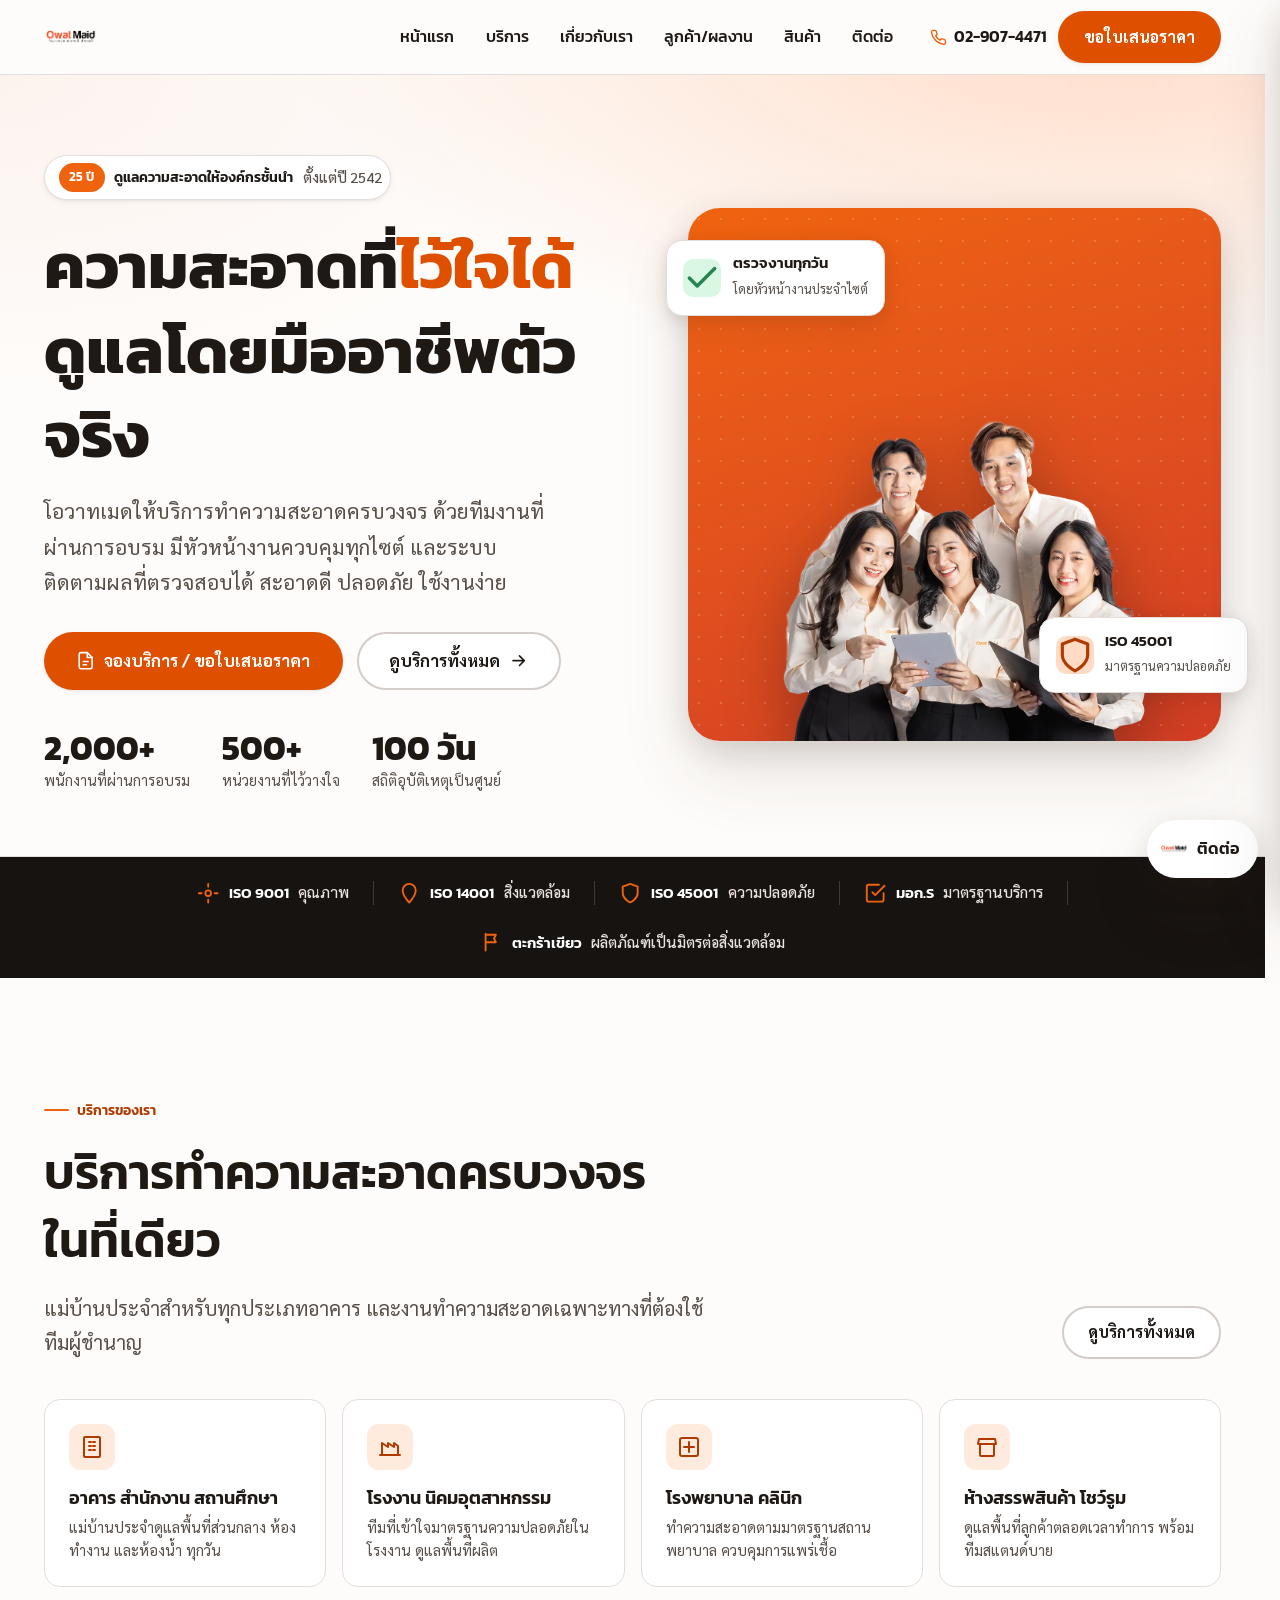
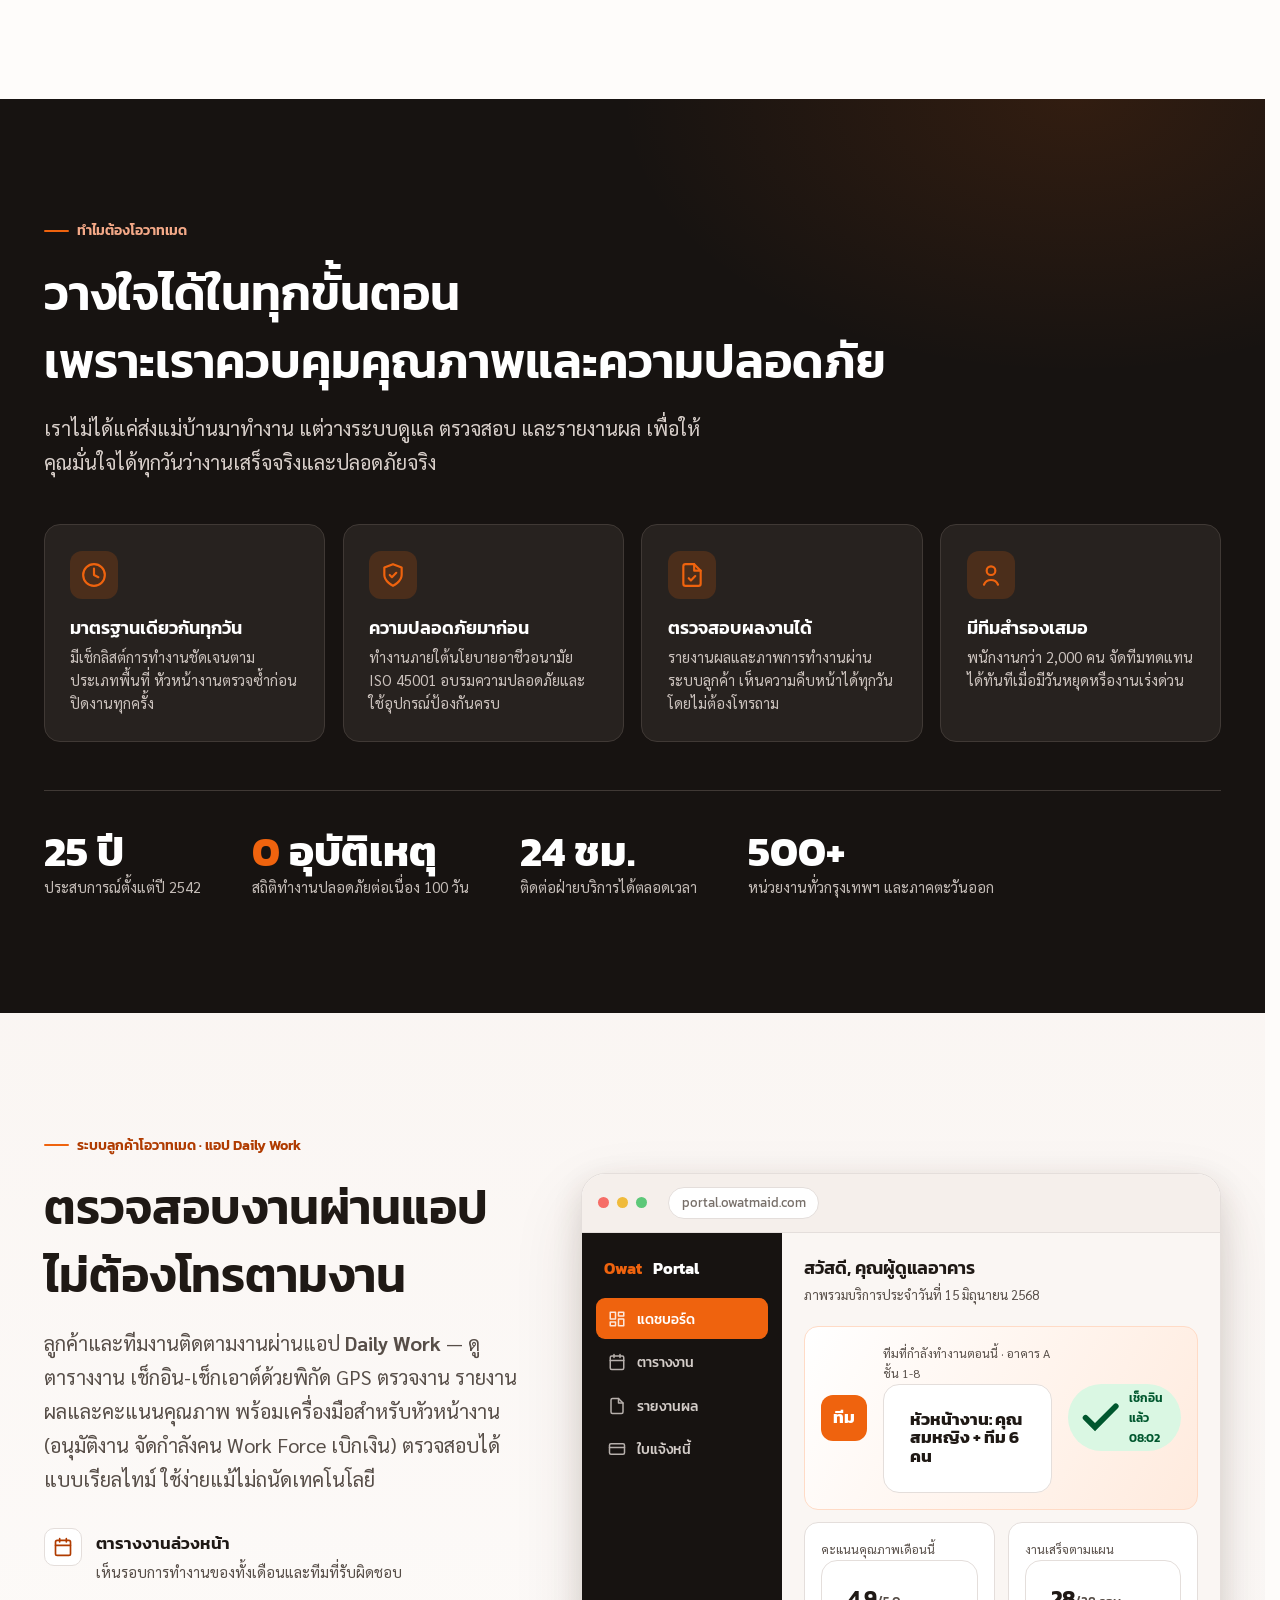
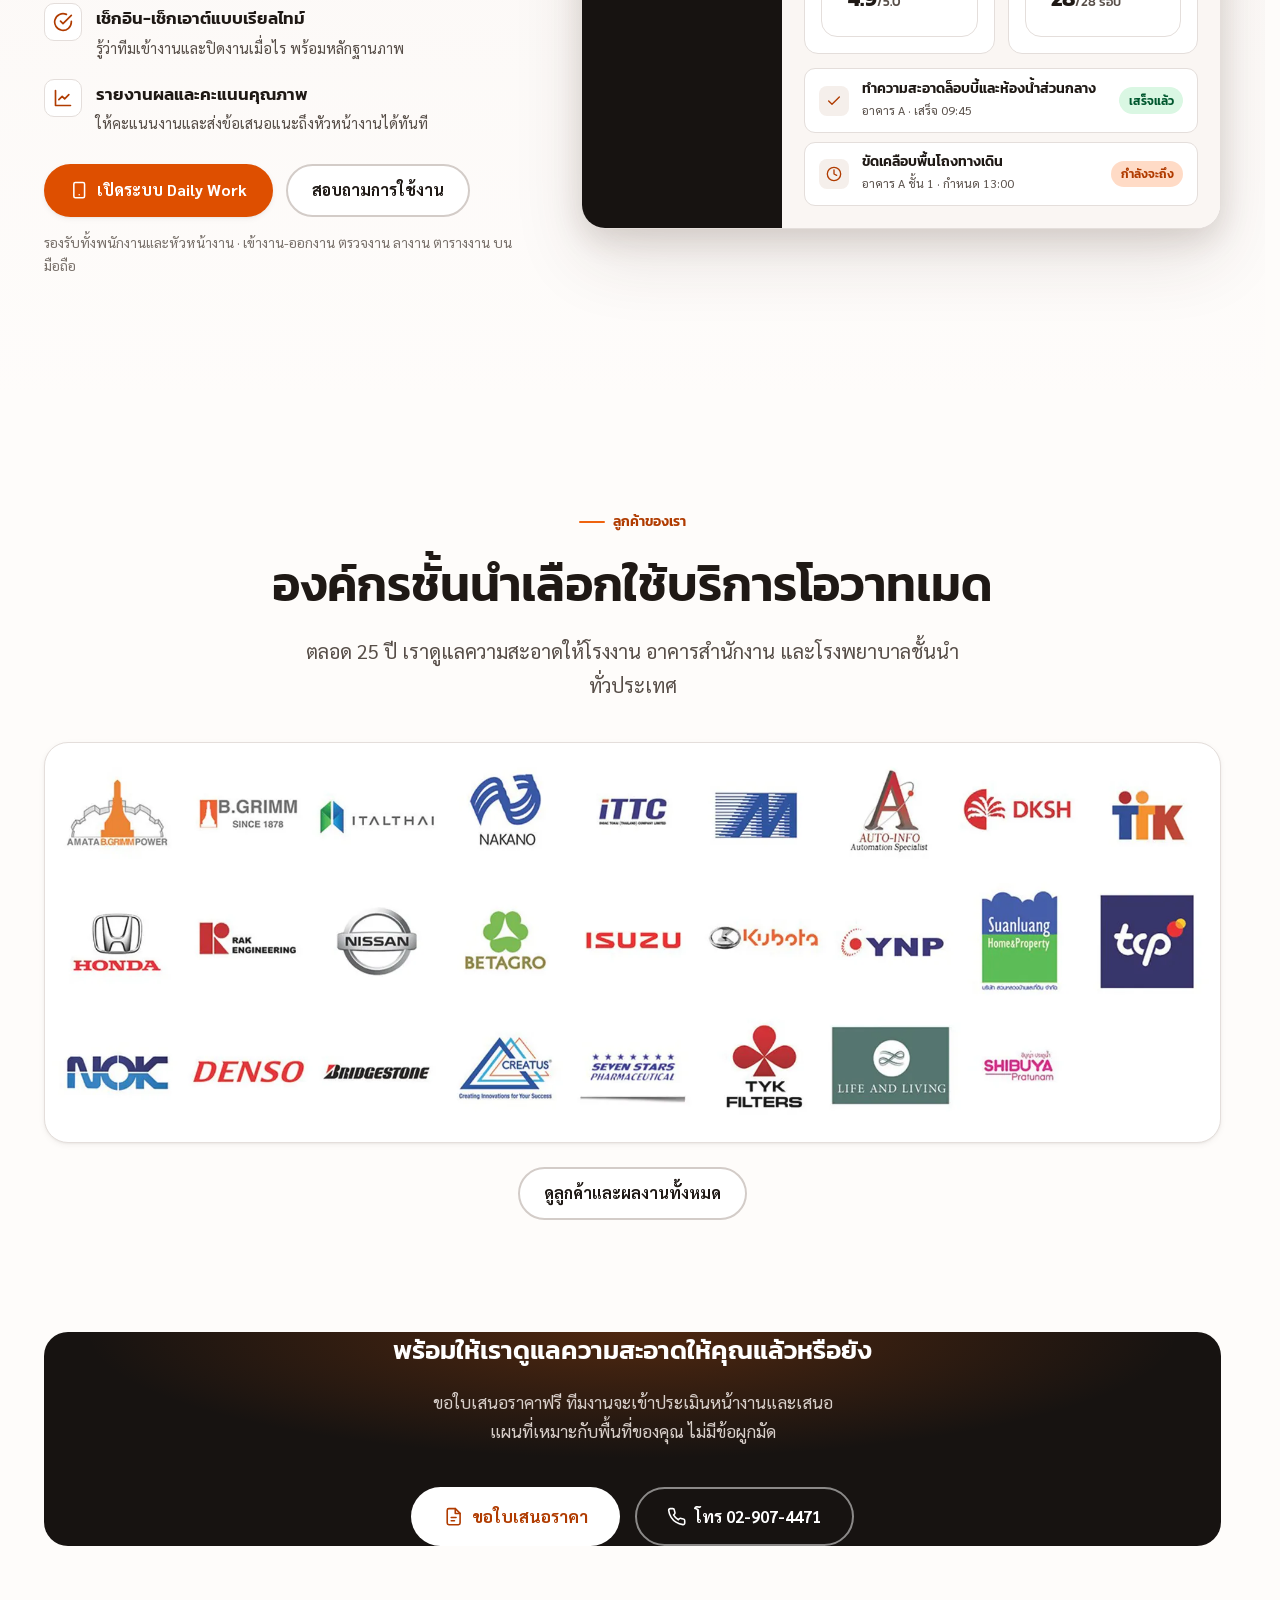
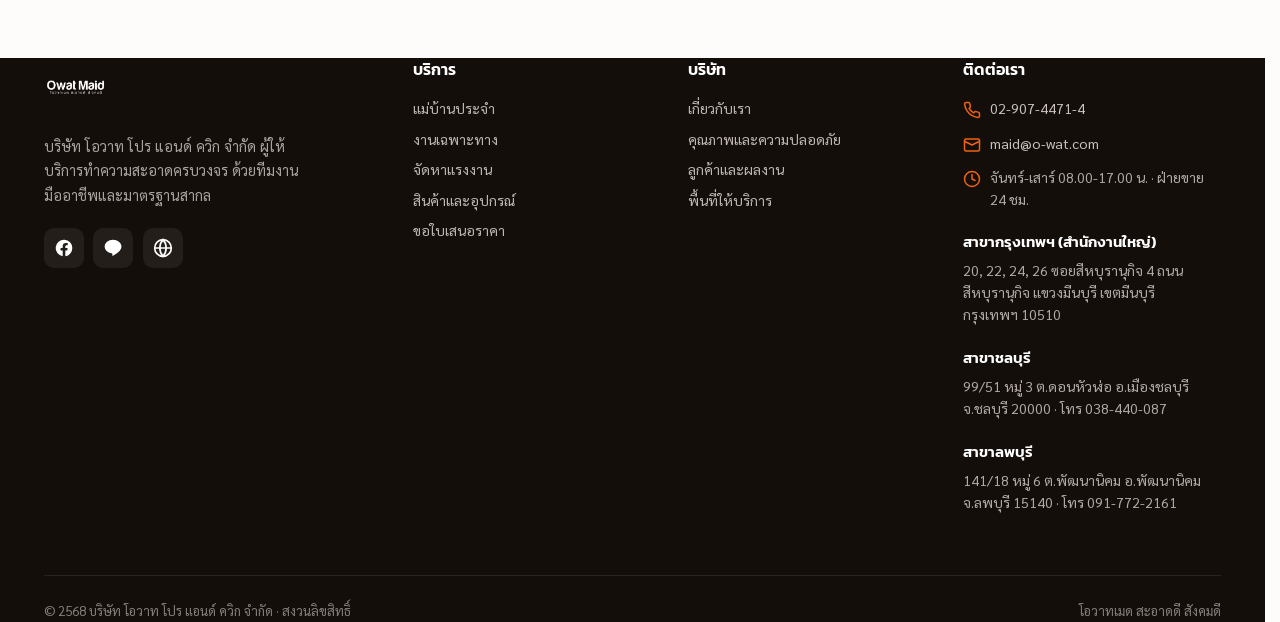
<file: index.html>
<!DOCTYPE html>
<html lang="th">
<head>
<meta charset="UTF-8">
<meta name="viewport" content="width=device-width, initial-scale=1">
<title>Owat Maid | บริการทำความสะอาดมืออาชีพ ครบวงจร — สะอาดดี สังคมดี</title>
<meta name="description" content="โอวาทเมด (Owat Maid) บริษัทรับทำความสะอาดครบวงจร ก่อตั้งปี 2542 ทีมงานกว่า 2,000 คน รับรอง ISO 9001 / 14001 / 45001 บริการแม่บ้านประจำ อาคาร โรงงาน โรงพยาบาล และงานทำความสะอาดเฉพาะทาง">
<meta property="og:title" content="Owat Maid — บริการทำความสะอาดมืออาชีพ ครบวงจร">
<meta property="og:description" content="ทีมงานกว่า 2,000 คน รับรอง ISO 9001 / 14001 / 45001 ปลอดภัย ตรวจสอบได้">
<meta property="og:type" content="website">
<meta property="og:image" content="assets/team.webp">
<link rel="icon" type="image/png" href="assets/logo.png">
<link rel="preconnect" href="https://fonts.googleapis.com">
<link rel="preconnect" href="https://fonts.gstatic.com" crossorigin>
<link href="https://fonts.googleapis.com/css2?family=Kanit:wght@400;500;600;700&family=Sarabun:wght@400;500;600;700&display=swap" rel="stylesheet">
<link rel="stylesheet" href="assets/styles.css">
<script src="assets/site.js" defer></script>
</head>
<body data-page="home">
<a class="skip" href="#main">ข้ามไปยังเนื้อหาหลัก</a>
<main id="main">

<!-- Hero -->
<section class="hero">
  <div class="wrap hero-grid">
    <div class="hero-copy">
      <span class="hero-pill" data-reveal><span class="yr">25 ปี</span> <b>ดูแลความสะอาดให้องค์กรชั้นนำ</b> ตั้งแต่ปี 2542</span>
      <h1 data-reveal>ความสะอาดที่<span class="accent">ไว้ใจได้</span><br>ดูแลโดยมืออาชีพตัวจริง</h1>
      <p class="lede" data-reveal>โอวาทเมดให้บริการทำความสะอาดครบวงจร ด้วยทีมงานที่ผ่านการอบรม มีหัวหน้างานควบคุมทุกไซต์ และระบบติดตามผลที่ตรวจสอบได้ สะอาดดี ปลอดภัย ใช้งานง่าย</p>
      <div class="hero-cta" data-reveal>
        <a class="btn btn-primary btn-lg" href="contact.html"><svg viewBox="0 0 24 24" fill="none" stroke="currentColor" stroke-width="2" stroke-linecap="round" stroke-linejoin="round"><path d="M14 2H6a2 2 0 0 0-2 2v16a2 2 0 0 0 2 2h12a2 2 0 0 0 2-2V8z"/><path d="M14 2v6h6M9 13h6M9 17h4"/></svg>จองบริการ / ขอใบเสนอราคา</a>
        <a class="btn btn-ghost btn-lg" href="services.html">ดูบริการทั้งหมด<svg viewBox="0 0 24 24" fill="none" stroke="currentColor" stroke-width="2" stroke-linecap="round" stroke-linejoin="round"><path d="M5 12h14M13 6l6 6-6 6"/></svg></a>
      </div>
      <div class="hero-stats" data-reveal-stagger>
        <div class="st"><b>2,000+</b><span>พนักงานที่ผ่านการอบรม</span></div>
        <div class="st"><b>500+</b><span>หน่วยงานที่ไว้วางใจ</span></div>
        <div class="st"><b>100 วัน</b><span>สถิติอุบัติเหตุเป็นศูนย์</span></div>
      </div>
    </div>
    <div class="hero-art" data-reveal>
      <div class="stage">
        <div class="dots" aria-hidden="true"></div>
        <img class="team" src="assets/team.webp" alt="ทีมงานแม่บ้านโอวาทเมดในเครื่องแบบ พร้อมแท็บเล็ตและแฟ้มตรวจงาน">
      </div>
      <div class="float-card fc-1"><span class="ic"><svg viewBox="0 0 24 24" fill="none" stroke="currentColor" stroke-width="2.2" stroke-linecap="round" stroke-linejoin="round"><path d="M20 6 9 17l-5-5"/></svg></span><div><b>ตรวจงานทุกวัน</b><span>โดยหัวหน้างานประจำไซต์</span></div></div>
      <div class="float-card fc-2"><span class="ic"><svg viewBox="0 0 24 24" fill="none" stroke="currentColor" stroke-width="2" stroke-linecap="round" stroke-linejoin="round"><path d="M12 22s8-4 8-10V5l-8-3-8 3v7c0 6 8 10 8 10z"/></svg></span><div><b>ISO 45001</b><span>มาตรฐานความปลอดภัย</span></div></div>
    </div>
  </div>
</section>

<!-- Cert bar -->
<div class="certbar" aria-label="มาตรฐานและการรับรอง"><div class="wrap">
  <span class="cert-chip"><svg viewBox="0 0 24 24" fill="none" stroke="currentColor" stroke-width="2" stroke-linecap="round" stroke-linejoin="round"><path d="M12 15a3 3 0 1 0 0-6 3 3 0 0 0 0 6z"/><path d="M12 2v3M12 19v3M2 12h3M19 12h3"/></svg><b>ISO 9001</b> คุณภาพ</span>
  <span class="cert-sep" aria-hidden="true"></span>
  <span class="cert-chip"><svg viewBox="0 0 24 24" fill="none" stroke="currentColor" stroke-width="2" stroke-linecap="round" stroke-linejoin="round"><path d="M12 2a7 7 0 0 0-7 7c0 5 7 13 7 13s7-8 7-13a7 7 0 0 0-7-7z"/></svg><b>ISO 14001</b> สิ่งแวดล้อม</span>
  <span class="cert-sep" aria-hidden="true"></span>
  <span class="cert-chip"><svg viewBox="0 0 24 24" fill="none" stroke="currentColor" stroke-width="2" stroke-linecap="round" stroke-linejoin="round"><path d="M12 22s8-4 8-10V5l-8-3-8 3v7c0 6 8 10 8 10z"/></svg><b>ISO 45001</b> ความปลอดภัย</span>
  <span class="cert-sep" aria-hidden="true"></span>
  <span class="cert-chip"><svg viewBox="0 0 24 24" fill="none" stroke="currentColor" stroke-width="2" stroke-linecap="round" stroke-linejoin="round"><path d="M9 11l3 3L22 4"/><path d="M21 12v7a2 2 0 0 1-2 2H5a2 2 0 0 1-2-2V5a2 2 0 0 1 2-2h11"/></svg><b>มอก.S</b> มาตรฐานบริการ</span>
  <span class="cert-sep" aria-hidden="true"></span>
  <span class="cert-chip"><svg viewBox="0 0 24 24" fill="none" stroke="currentColor" stroke-width="2" stroke-linecap="round" stroke-linejoin="round"><path d="M6 3v18M6 4h11l-2 4 2 4H6"/></svg><b>ตะกร้าเขียว</b> ผลิตภัณฑ์เป็นมิตรต่อสิ่งแวดล้อม</span>
</div></div>

<!-- Services teaser -->
<section class="section">
  <div class="wrap">
    <div class="svc-head">
      <div data-reveal>
        <span class="eyebrow">บริการของเรา</span>
        <h2 class="h-sec">บริการทำความสะอาดครบวงจร<br>ในที่เดียว</h2>
        <p class="lede">แม่บ้านประจำสำหรับทุกประเภทอาคาร และงานทำความสะอาดเฉพาะทางที่ต้องใช้ทีมผู้ชำนาญ</p>
      </div>
      <a class="btn btn-ghost" href="services.html" data-reveal>ดูบริการทั้งหมด</a>
    </div>
    <div class="svc-grid" data-reveal-stagger>
      <article class="svc"><span class="ic"><svg viewBox="0 0 24 24" fill="none" stroke="currentColor" stroke-width="2" stroke-linecap="round" stroke-linejoin="round"><rect x="4" y="2" width="16" height="20" rx="1"/><path d="M9 7h2M13 7h2M9 11h2M13 11h2M9 15h2M13 15h2"/></svg></span><h3>อาคาร สำนักงาน สถานศึกษา</h3><p>แม่บ้านประจำดูแลพื้นที่ส่วนกลาง ห้องทำงาน และห้องน้ำ ทุกวัน</p></article>
      <article class="svc"><span class="ic"><svg viewBox="0 0 24 24" fill="none" stroke="currentColor" stroke-width="2" stroke-linecap="round" stroke-linejoin="round"><path d="M2 20h20M4 20V8l6 4V8l6 4V8l4 3v9"/></svg></span><h3>โรงงาน นิคมอุตสาหกรรม</h3><p>ทีมที่เข้าใจมาตรฐานความปลอดภัยในโรงงาน ดูแลพื้นที่ผลิต</p></article>
      <article class="svc"><span class="ic"><svg viewBox="0 0 24 24" fill="none" stroke="currentColor" stroke-width="2" stroke-linecap="round" stroke-linejoin="round"><rect x="3" y="3" width="18" height="18" rx="2"/><path d="M12 7v10M7 12h10"/></svg></span><h3>โรงพยาบาล คลินิก</h3><p>ทำความสะอาดตามมาตรฐานสถานพยาบาล ควบคุมการแพร่เชื้อ</p></article>
      <article class="svc"><span class="ic"><svg viewBox="0 0 24 24" fill="none" stroke="currentColor" stroke-width="2" stroke-linecap="round" stroke-linejoin="round"><path d="M3 9l1-5h16l1 5M5 9v11a1 1 0 0 0 1 1h12a1 1 0 0 0 1-1V9M3 9h18"/></svg></span><h3>ห้างสรรพสินค้า โชว์รูม</h3><p>ดูแลพื้นที่ลูกค้าตลอดเวลาทำการ พร้อมทีมสแตนด์บาย</p></article>
    </div>
  </div>
</section>

<!-- Safety -->
<section class="section safety" id="safety">
  <div class="wrap">
    <div data-reveal>
      <span class="eyebrow">ทำไมต้องโอวาทเมด</span>
      <h2 class="h-sec">วางใจได้ในทุกขั้นตอน<br>เพราะเราควบคุมคุณภาพและความปลอดภัย</h2>
      <p class="lede">เราไม่ได้แค่ส่งแม่บ้านมาทำงาน แต่วางระบบดูแล ตรวจสอบ และรายงานผล เพื่อให้คุณมั่นใจได้ทุกวันว่างานเสร็จจริงและปลอดภัยจริง</p>
    </div>
    <div class="safety-grid" data-reveal-stagger>
      <article class="scard"><span class="ic"><svg viewBox="0 0 24 24" fill="none" stroke="currentColor" stroke-width="2" stroke-linecap="round" stroke-linejoin="round"><circle cx="12" cy="12" r="10"/><path d="M12 6v6l4 2"/></svg></span><h3>มาตรฐานเดียวกันทุกวัน</h3><p>มีเช็กลิสต์การทำงานชัดเจนตามประเภทพื้นที่ หัวหน้างานตรวจซ้ำก่อนปิดงานทุกครั้ง</p></article>
      <article class="scard"><span class="ic"><svg viewBox="0 0 24 24" fill="none" stroke="currentColor" stroke-width="2" stroke-linecap="round" stroke-linejoin="round"><path d="M12 22s8-4 8-10V5l-8-3-8 3v7c0 6 8 10 8 10z"/><path d="M9 12l2 2 4-4"/></svg></span><h3>ความปลอดภัยมาก่อน</h3><p>ทำงานภายใต้นโยบายอาชีวอนามัย ISO 45001 อบรมความปลอดภัยและใช้อุปกรณ์ป้องกันครบ</p></article>
      <article class="scard"><span class="ic"><svg viewBox="0 0 24 24" fill="none" stroke="currentColor" stroke-width="2" stroke-linecap="round" stroke-linejoin="round"><path d="M14 2H6a2 2 0 0 0-2 2v16a2 2 0 0 0 2 2h12a2 2 0 0 0 2-2V8z"/><path d="M14 2v6h6M9 15l2 2 4-4"/></svg></span><h3>ตรวจสอบผลงานได้</h3><p>รายงานผลและภาพการทำงานผ่านระบบลูกค้า เห็นความคืบหน้าได้ทุกวันโดยไม่ต้องโทรถาม</p></article>
      <article class="scard"><span class="ic"><svg viewBox="0 0 24 24" fill="none" stroke="currentColor" stroke-width="2" stroke-linecap="round" stroke-linejoin="round"><circle cx="12" cy="8" r="4"/><path d="M5.5 21a7 7 0 0 1 13 0"/></svg></span><h3>มีทีมสำรองเสมอ</h3><p>พนักงานกว่า 2,000 คน จัดทีมทดแทนได้ทันทีเมื่อมีวันหยุดหรืองานเร่งด่วน</p></article>
    </div>
    <div class="safety-metrics" data-reveal-stagger>
      <div class="m"><b>25 ปี</b><span>ประสบการณ์ตั้งแต่ปี 2542</span></div>
      <div class="m"><b><i>0</i> อุบัติเหตุ</b><span>สถิติทำงานปลอดภัยต่อเนื่อง 100 วัน</span></div>
      <div class="m"><b>24 ชม.</b><span>ติดต่อฝ่ายบริการได้ตลอดเวลา</span></div>
      <div class="m"><b>500+</b><span>หน่วยงานทั่วกรุงเทพฯ และภาคตะวันออก</span></div>
    </div>
  </div>
</section>

<!-- Portal preview -->
<section class="section portal" id="portal">
  <div class="wrap portal-grid">
    <div>
      <span class="eyebrow" data-reveal>ระบบลูกค้าโอวาทเมด · แอป Daily Work</span>
      <h2 class="h-sec" data-reveal>ตรวจสอบงานผ่านแอป<br>ไม่ต้องโทรตามงาน</h2>
      <p class="lede" data-reveal>ลูกค้าและทีมงานติดตามงานผ่านแอป <b>Daily Work</b> — ดูตารางงาน เช็กอิน-เช็กเอาต์ด้วยพิกัด GPS ตรวจงาน รายงานผลและคะแนนคุณภาพ พร้อมเครื่องมือสำหรับหัวหน้างาน (อนุมัติงาน จัดกำลังคน Work Force เบิกเงิน) ตรวจสอบได้แบบเรียลไทม์ ใช้ง่ายแม้ไม่ถนัดเทคโนโลยี</p>
      <div class="portal-feats" data-reveal-stagger>
        <div class="pf"><span class="ic"><svg viewBox="0 0 24 24" fill="none" stroke="currentColor" stroke-width="2" stroke-linecap="round" stroke-linejoin="round"><rect x="3" y="4" width="18" height="18" rx="2"/><path d="M16 2v4M8 2v4M3 10h18"/></svg></span><div><b>ตารางงานล่วงหน้า</b><p>เห็นรอบการทำงานของทั้งเดือนและทีมที่รับผิดชอบ</p></div></div>
        <div class="pf"><span class="ic"><svg viewBox="0 0 24 24" fill="none" stroke="currentColor" stroke-width="2" stroke-linecap="round" stroke-linejoin="round"><path d="M22 11.08V12a10 10 0 1 1-5.93-9.14"/><path d="M22 4 12 14.01l-3-3"/></svg></span><div><b>เช็กอิน-เช็กเอาต์แบบเรียลไทม์</b><p>รู้ว่าทีมเข้างานและปิดงานเมื่อไร พร้อมหลักฐานภาพ</p></div></div>
        <div class="pf"><span class="ic"><svg viewBox="0 0 24 24" fill="none" stroke="currentColor" stroke-width="2" stroke-linecap="round" stroke-linejoin="round"><path d="M3 3v18h18"/><path d="M7 14l4-4 3 3 5-5"/></svg></span><div><b>รายงานผลและคะแนนคุณภาพ</b><p>ให้คะแนนงานและส่งข้อเสนอแนะถึงหัวหน้างานได้ทันที</p></div></div>
      </div>
      <div class="portal-cta" data-reveal style="margin-top:1.8rem; display:flex; gap:.8rem; flex-wrap:wrap; align-items:center">
        <a class="btn btn-primary" href="https://new.dailyworkapp.com/" target="_blank" rel="noopener"><svg viewBox="0 0 24 24" fill="none" stroke="currentColor" stroke-width="2" stroke-linecap="round" stroke-linejoin="round"><rect x="5" y="2" width="14" height="20" rx="2"/><path d="M12 18h.01"/></svg>เปิดระบบ Daily Work</a>
        <a class="btn btn-ghost" href="contact.html">สอบถามการใช้งาน</a>
      </div>
      <p data-reveal style="margin-top:.9rem; font-size:.85rem; color:var(--ink-3)">รองรับทั้งพนักงานและหัวหน้างาน · เข้างาน-ออกงาน ตรวจงาน ลางาน ตารางงาน บนมือถือ</p>
    </div>
    <div class="appwin" data-reveal role="img" aria-label="ตัวอย่างหน้าจอระบบลูกค้าโอวาทเมด แสดงตารางงาน การเช็กอินของทีม และคะแนนคุณภาพ">
      <div class="appbar" aria-hidden="true"><span class="dot" style="background:oklch(0.7 0.17 25)"></span><span class="dot" style="background:oklch(0.82 0.15 85)"></span><span class="dot" style="background:oklch(0.75 0.15 150)"></span><span class="url">portal.owatmaid.com</span></div>
      <div class="appbody">
        <nav class="appside" aria-hidden="true">
          <div class="logo"><span class="o">Owat</span>&nbsp;Portal</div>
          <div class="appnav">
            <button data-view="dash" aria-current="true"><svg viewBox="0 0 24 24" fill="none" stroke="currentColor" stroke-width="2" stroke-linecap="round" stroke-linejoin="round"><rect x="3" y="3" width="7" height="9"/><rect x="14" y="3" width="7" height="5"/><rect x="14" y="12" width="7" height="9"/><rect x="3" y="16" width="7" height="5"/></svg>แดชบอร์ด</button>
            <button data-view="sched"><svg viewBox="0 0 24 24" fill="none" stroke="currentColor" stroke-width="2" stroke-linecap="round" stroke-linejoin="round"><rect x="3" y="4" width="18" height="18" rx="2"/><path d="M16 2v4M8 2v4M3 10h18"/></svg>ตารางงาน</button>
            <button data-view="report"><svg viewBox="0 0 24 24" fill="none" stroke="currentColor" stroke-width="2" stroke-linecap="round" stroke-linejoin="round"><path d="M14 2H6a2 2 0 0 0-2 2v16a2 2 0 0 0 2 2h12a2 2 0 0 0 2-2V8z"/><path d="M14 2v6h6"/></svg>รายงานผล</button>
            <button><svg viewBox="0 0 24 24" fill="none" stroke="currentColor" stroke-width="2" stroke-linecap="round" stroke-linejoin="round"><rect x="2" y="5" width="20" height="14" rx="2"/><path d="M2 10h20"/></svg>ใบแจ้งหนี้</button>
          </div>
        </nav>
        <div class="appmain">
          <div class="appview active" data-view="dash">
            <h4>สวัสดี, คุณผู้ดูแลอาคาร</h4>
            <p class="sub">ภาพรวมบริการประจำวันที่ 15 มิถุนายน 2568</p>
            <div class="app-cards">
              <div class="acard live"><span class="av">ทีม</span><div style="flex:1"><div class="lbl">ทีมที่กำลังทำงานตอนนี้ · อาคาร A ชั้น 1-8</div><div class="val" style="font-size:1.05rem">หัวหน้างาน: คุณสมหญิง + ทีม 6 คน</div></div><span class="chip ok"><svg viewBox="0 0 24 24" fill="none" stroke="currentColor" stroke-width="3" stroke-linecap="round"><path d="M20 6 9 17l-5-5"/></svg>เช็กอินแล้ว 08:02</span></div>
              <div class="acard"><div class="lbl">คะแนนคุณภาพเดือนนี้</div><div class="val">4.9<small>/5.0</small></div></div>
              <div class="acard"><div class="lbl">งานเสร็จตามแผน</div><div class="val">28<small>/28 รอบ</small></div></div>
            </div>
            <div class="app-rows">
              <div class="arow"><span class="ico"><svg viewBox="0 0 24 24" fill="none" stroke="currentColor" stroke-width="2" stroke-linecap="round" stroke-linejoin="round"><path d="M20 6 9 17l-5-5"/></svg></span><div class="t"><b>ทำความสะอาดล็อบบี้และห้องน้ำส่วนกลาง</b><span>อาคาร A · เสร็จ 09:45</span></div><span class="chip ok meta">เสร็จแล้ว</span></div>
              <div class="arow"><span class="ico"><svg viewBox="0 0 24 24" fill="none" stroke="currentColor" stroke-width="2" stroke-linecap="round" stroke-linejoin="round"><circle cx="12" cy="12" r="10"/><path d="M12 6v6l4 2"/></svg></span><div class="t"><b>ขัดเคลือบพื้นโถงทางเดิน</b><span>อาคาร A ชั้น 1 · กำหนด 13:00</span></div><span class="chip warn meta">กำลังจะถึง</span></div>
            </div>
          </div>
          <div class="appview" data-view="sched">
            <h4>ตารางงานสัปดาห์นี้</h4><p class="sub">สัญญา: ดูแลประจำ จันทร์-เสาร์</p>
            <div class="app-rows">
              <div class="arow"><span class="ico">จ</span><div class="t"><b>ทำความสะอาดประจำวัน · 6 คน</b><span>08:00-17:00 · หัวหน้างาน คุณสมหญิง</span></div><span class="chip ok meta">ยืนยันแล้ว</span></div>
              <div class="arow"><span class="ico">พ</span><div class="t"><b>Big Cleaning ห้องประชุมใหญ่</b><span>09:00-12:00 · ทีมเสริม 3 คน</span></div><span class="chip ok meta">ยืนยันแล้ว</span></div>
              <div class="arow"><span class="ico">ศ</span><div class="t"><b>ขัดเคลือบพื้น + ซักพรมล็อบบี้</b><span>18:00-21:00 · ทีมเฉพาะทาง</span></div><span class="chip warn meta">รอยืนยัน</span></div>
            </div>
          </div>
          <div class="appview" data-view="report">
            <h4>รายงานคุณภาพ 30 วันล่าสุด</h4><p class="sub">คะแนนเฉลี่ยจากการตรวจงานและความเห็นของคุณ</p>
            <div class="bars">
              <div class="bar"><span>ความสะอาด</span><span class="track"><span class="fill" style="width:98%"></span></span><span>4.9</span></div>
              <div class="bar"><span>ตรงเวลา</span><span class="track"><span class="fill" style="width:96%"></span></span><span>4.8</span></div>
              <div class="bar"><span>มารยาท</span><span class="track"><span class="fill" style="width:100%"></span></span><span>5.0</span></div>
              <div class="bar"><span>ความปลอดภัย</span><span class="track"><span class="fill" style="width:100%"></span></span><span>5.0</span></div>
            </div>
          </div>
        </div>
      </div>
    </div>
  </div>
</section>

<!-- Clients teaser -->
<section class="section">
  <div class="wrap">
    <div data-reveal style="text-align:center">
      <span class="eyebrow" style="justify-content:center">ลูกค้าของเรา</span>
      <h2 class="h-sec">องค์กรชั้นนำเลือกใช้บริการโอวาทเมด</h2>
      <p class="lede" style="margin-inline:auto">ตลอด 25 ปี เราดูแลความสะอาดให้โรงงาน อาคารสำนักงาน และโรงพยาบาลชั้นนำทั่วประเทศ</p>
    </div>
    <div class="clients-band" data-reveal><img src="assets/clients.webp" alt="โลโก้ลูกค้าองค์กรชั้นนำ เช่น Honda, Nissan, Isuzu, Denso, Bridgestone, Kubota, B.Grimm, Betagro, DKSH และอื่น ๆ" loading="lazy"></div>
    <div style="text-align:center; margin-top:1.5rem" data-reveal><a class="btn btn-ghost" href="clients.html">ดูลูกค้าและผลงานทั้งหมด</a></div>
  </div>
</section>

<!-- CTA band -->
<section class="section" style="padding-top:0">
  <div class="wrap">
    <div class="cta-band" data-reveal>
      <h2>พร้อมให้เราดูแลความสะอาดให้คุณแล้วหรือยัง</h2>
      <p>ขอใบเสนอราคาฟรี ทีมงานจะเข้าประเมินหน้างานและเสนอแผนที่เหมาะกับพื้นที่ของคุณ ไม่มีข้อผูกมัด</p>
      <div class="btns">
        <a class="btn btn-light btn-lg" href="contact.html"><svg viewBox="0 0 24 24" fill="none" stroke="currentColor" stroke-width="2" stroke-linecap="round" stroke-linejoin="round"><path d="M14 2H6a2 2 0 0 0-2 2v16a2 2 0 0 0 2 2h12a2 2 0 0 0 2-2V8z"/><path d="M14 2v6h6M9 13h6M9 17h4"/></svg>ขอใบเสนอราคา</a>
        <a class="btn btn-outline-light btn-lg" href="tel:029074471"><svg viewBox="0 0 24 24" fill="none" stroke="currentColor" stroke-width="2" stroke-linecap="round" stroke-linejoin="round"><path d="M22 16.92v3a2 2 0 0 1-2.18 2 19.79 19.79 0 0 1-8.63-3.07 19.5 19.5 0 0 1-6-6 19.79 19.79 0 0 1-3.07-8.67A2 2 0 0 1 4.11 2h3a2 2 0 0 1 2 1.72c.13.96.36 1.9.7 2.81a2 2 0 0 1-.45 2.11L8.09 9.91a16 16 0 0 0 6 6l1.27-1.27a2 2 0 0 1 2.11-.45c.91.34 1.85.57 2.81.7A2 2 0 0 1 22 16.92z"/></svg>โทร 02-907-4471</a>
      </div>
    </div>
  </div>
</section>

</main>
</body>
</html>
</file>
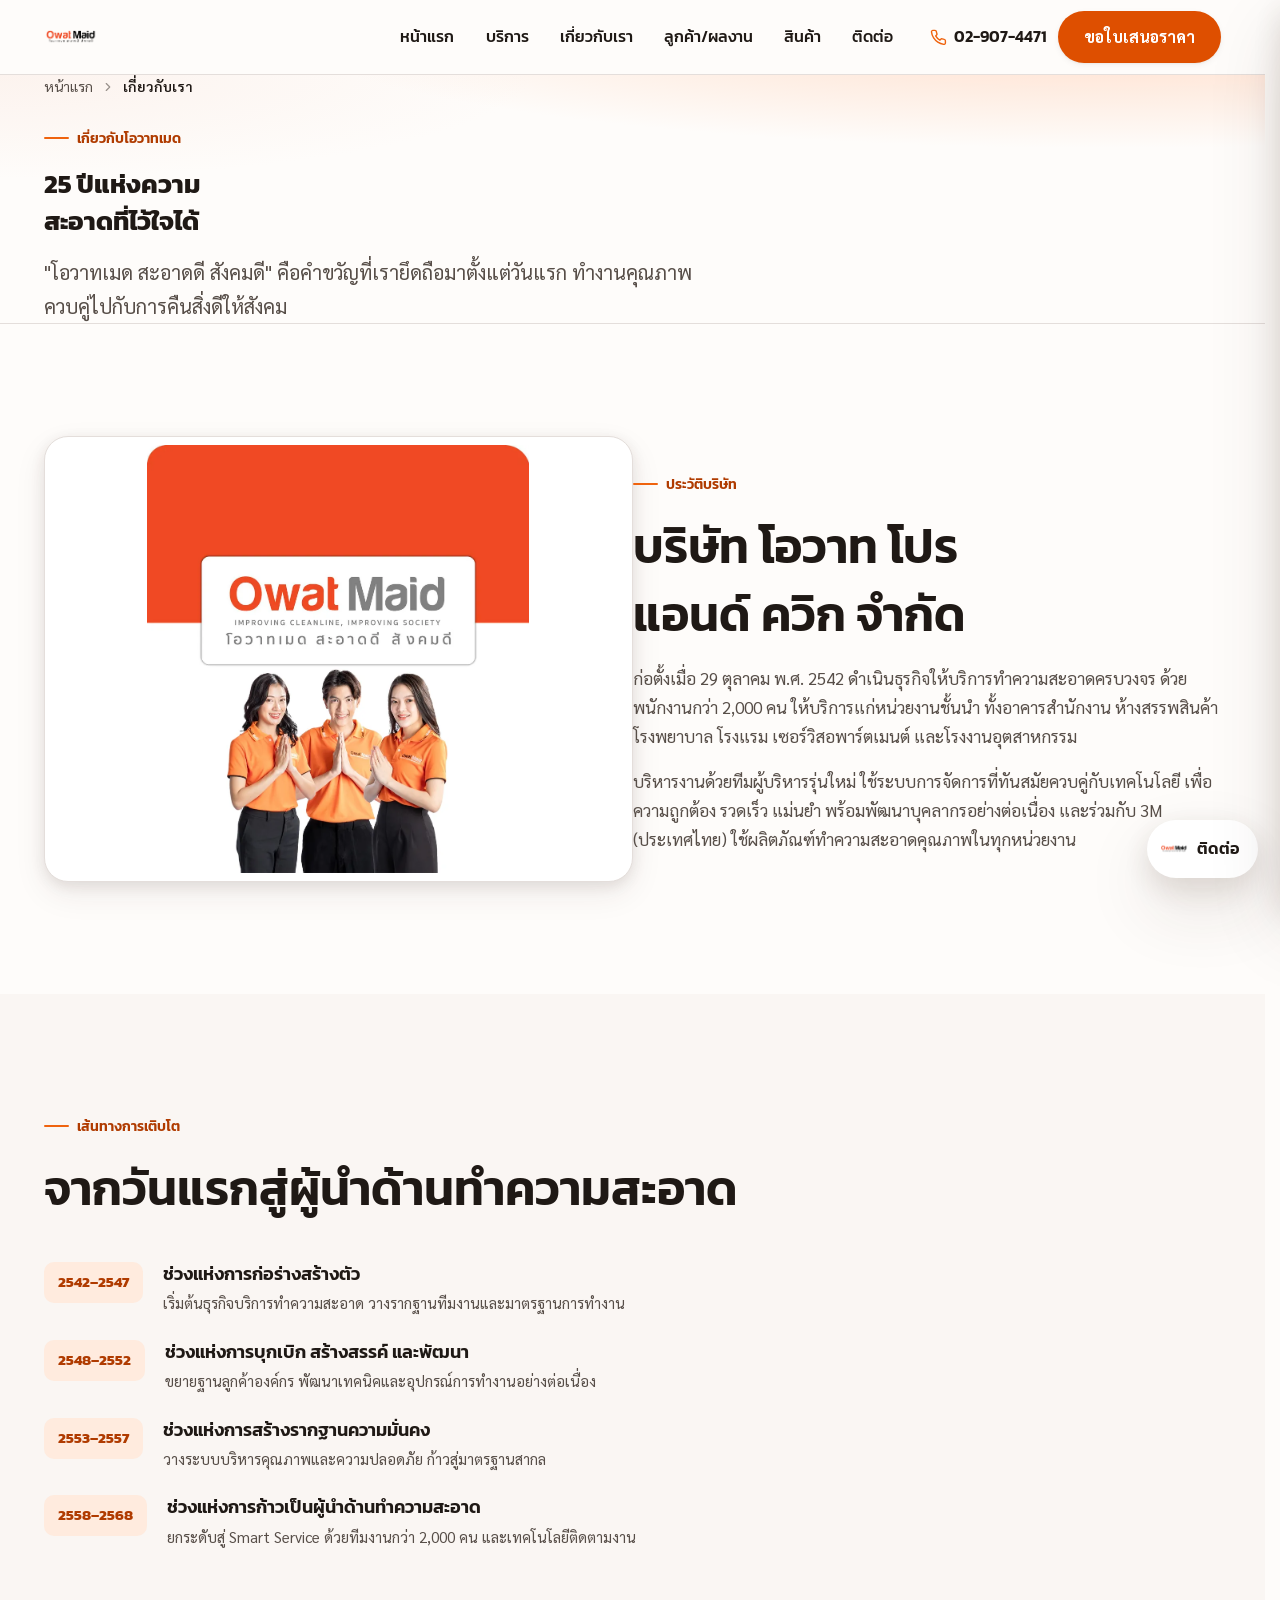
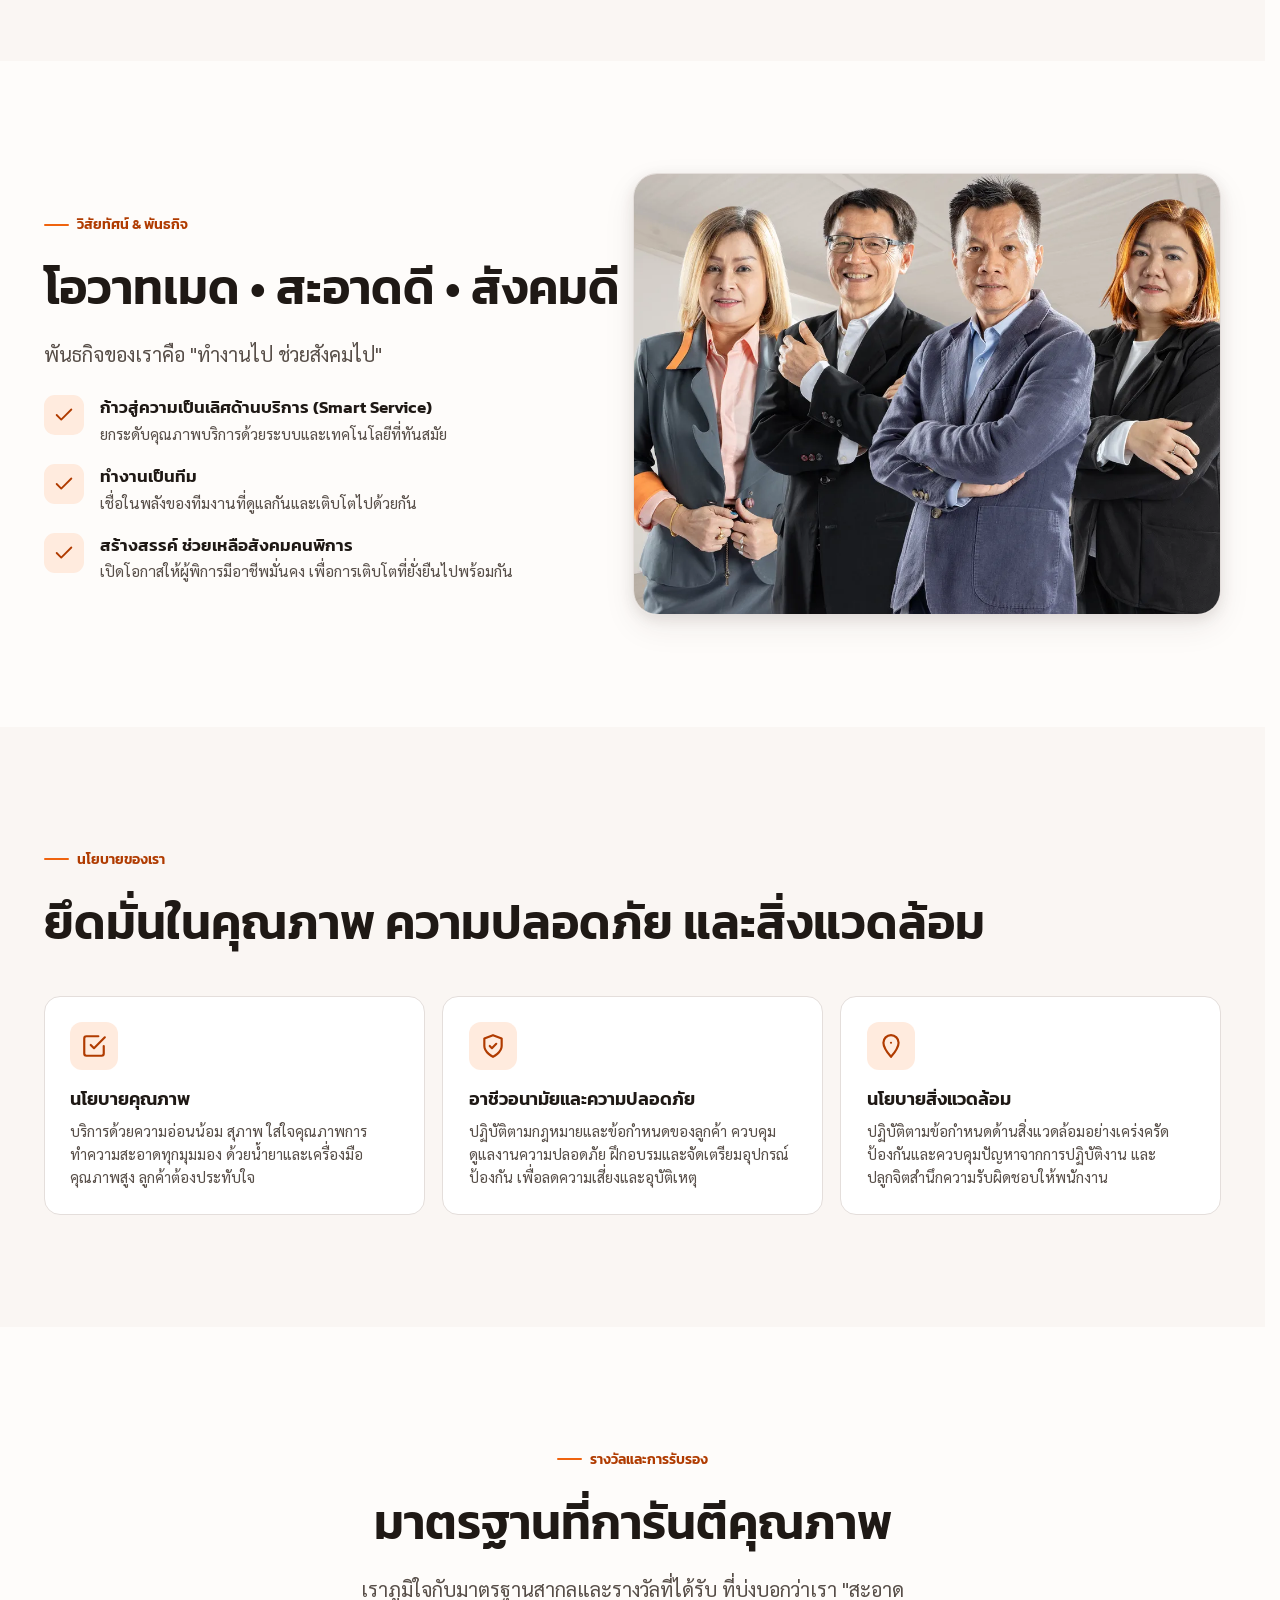
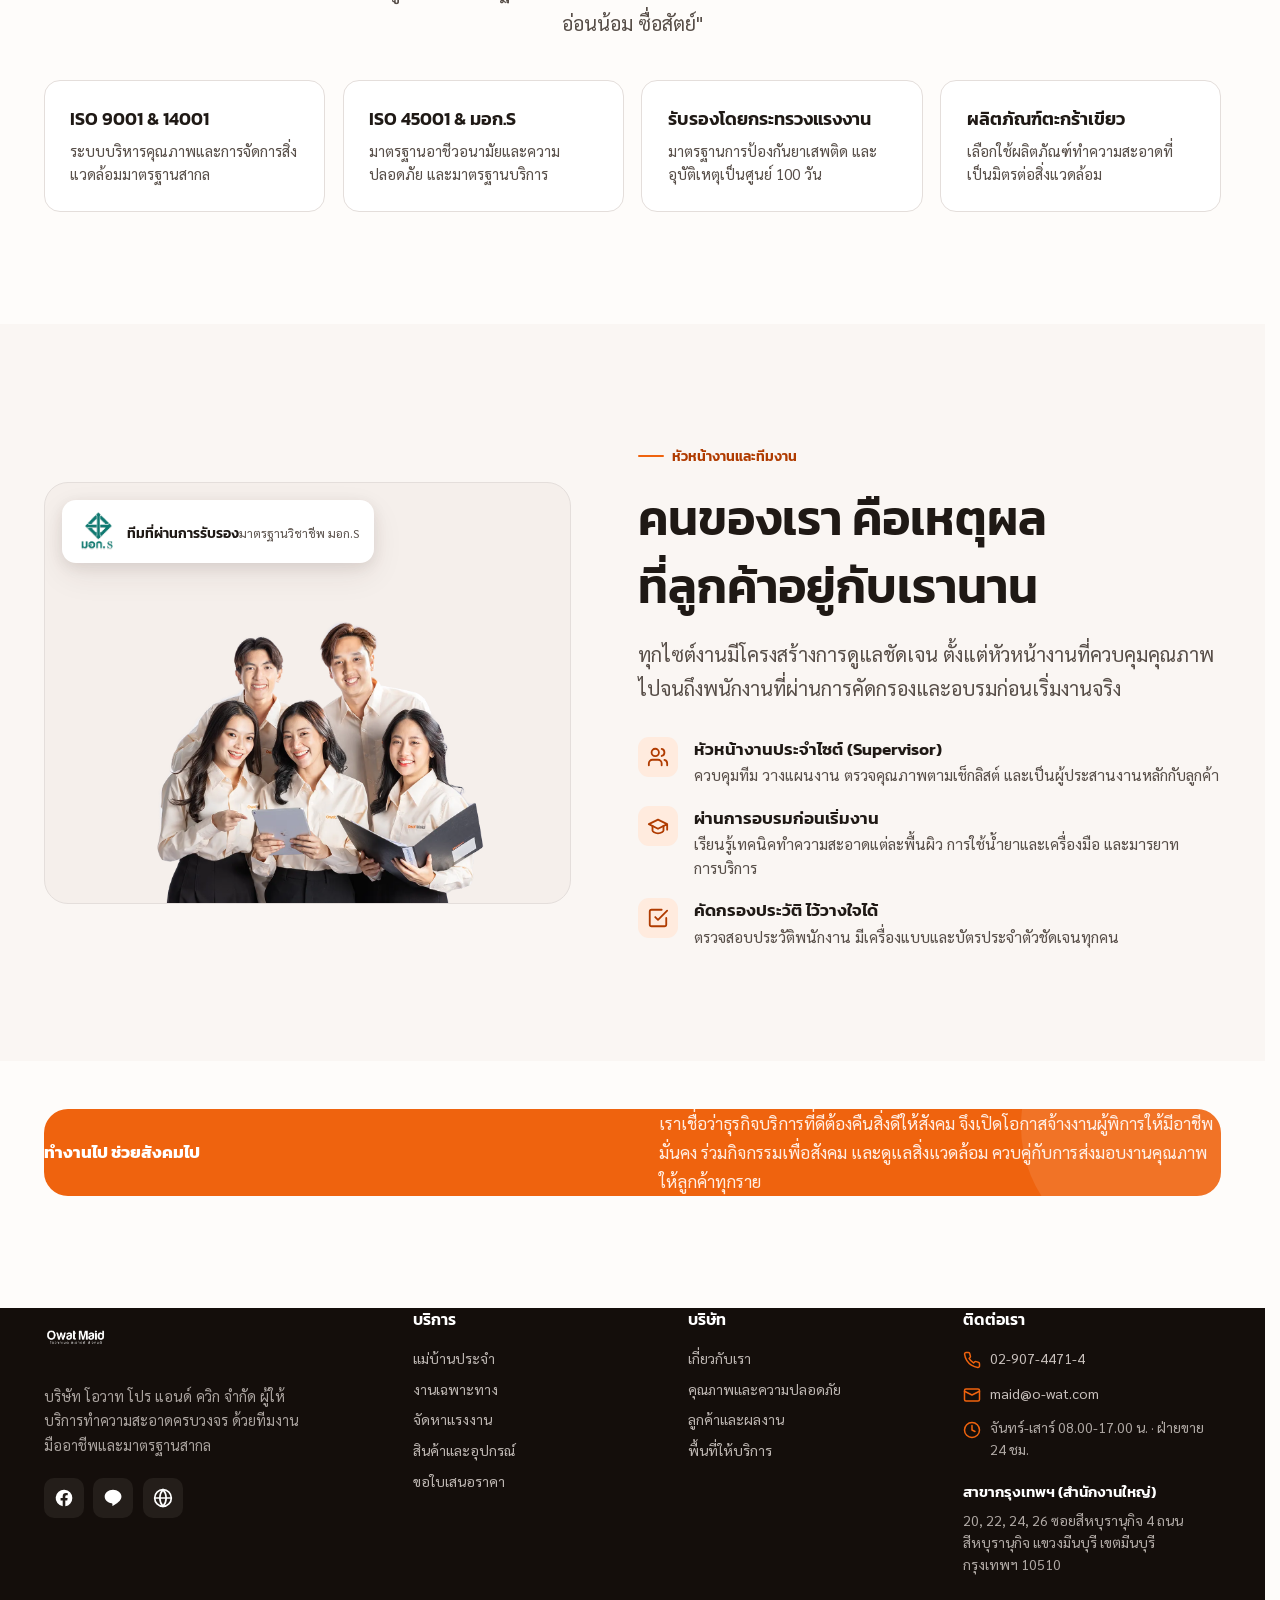
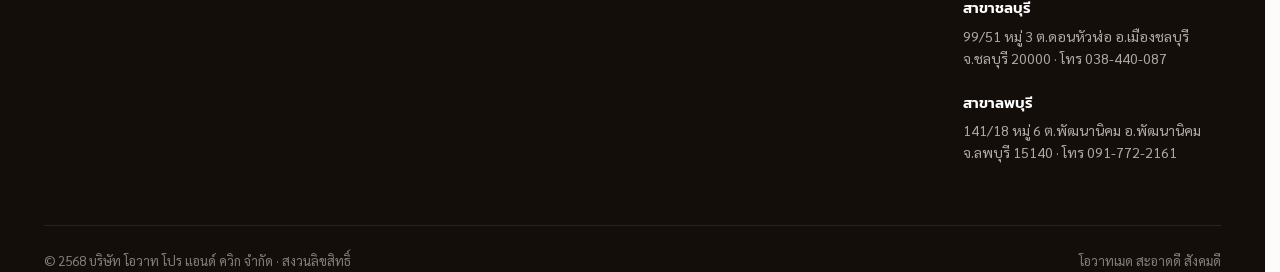
<file: about.html>
<!DOCTYPE html>
<html lang="th">
<head>
<meta charset="UTF-8">
<meta name="viewport" content="width=device-width, initial-scale=1">
<title>เกี่ยวกับเรา | Owat Maid — โอวาทเมด สะอาดดี สังคมดี</title>
<meta name="description" content="ประวัติบริษัท โอวาท โปร แอนด์ ควิก จำกัด ก่อตั้งปี 2542 ทีมงานกว่า 2,000 คน วิสัยทัศน์ พันธกิจ นโยบายคุณภาพ ความปลอดภัย สิ่งแวดล้อม และรางวัลมาตรฐานสากล">
<link rel="icon" type="image/png" href="assets/logo.png">
<link rel="preconnect" href="https://fonts.googleapis.com">
<link rel="preconnect" href="https://fonts.gstatic.com" crossorigin>
<link href="https://fonts.googleapis.com/css2?family=Kanit:wght@400;500;600;700&family=Sarabun:wght@400;500;600;700&display=swap" rel="stylesheet">
<link rel="stylesheet" href="assets/styles.css">
<script src="assets/site.js" defer></script>
</head>
<body data-page="about">
<a class="skip" href="#main">ข้ามไปยังเนื้อหาหลัก</a>
<main id="main">

<section class="page-hero">
  <div class="wrap">
    <nav class="crumb" aria-label="เส้นทาง"><a href="index.html">หน้าแรก</a><svg viewBox="0 0 24 24" fill="none" stroke="currentColor" stroke-width="2" stroke-linecap="round" stroke-linejoin="round"><path d="m9 18 6-6-6-6"/></svg><b>เกี่ยวกับเรา</b></nav>
    <span class="eyebrow" data-reveal>เกี่ยวกับโอวาทเมด</span>
    <h1 data-reveal>25 ปีแห่งความสะอาดที่ไว้ใจได้</h1>
    <p class="lede" data-reveal>"โอวาทเมด สะอาดดี สังคมดี" คือคำขวัญที่เรายึดถือมาตั้งแต่วันแรก ทำงานคุณภาพควบคู่ไปกับการคืนสิ่งดีให้สังคม</p>
  </div>
</section>

<!-- ประวัติ -->
<section class="section">
  <div class="wrap split">
    <div class="media" data-reveal style="padding:8px; background:#fff"><img src="assets/history.webp" alt="ประวัติและการเติบโตของบริษัทโอวาทเมด" loading="lazy" style="object-fit:contain; border-radius:calc(var(--r-lg) - 8px)"></div>
    <div data-reveal>
      <span class="eyebrow">ประวัติบริษัท</span>
      <h2 class="h-sec" style="font-size:clamp(1.6rem,1.3rem+1.6vw,2.4rem)">บริษัท โอวาท โปร แอนด์ ควิก จำกัด</h2>
      <div class="prose" style="margin-top:1rem">
        <p>ก่อตั้งเมื่อ 29 ตุลาคม พ.ศ. 2542 ดำเนินธุรกิจให้บริการทำความสะอาดครบวงจร ด้วยพนักงานกว่า 2,000 คน ให้บริการแก่หน่วยงานชั้นนำ ทั้งอาคารสำนักงาน ห้างสรรพสินค้า โรงพยาบาล โรงแรม เซอร์วิสอพาร์ตเมนต์ และโรงงานอุตสาหกรรม</p>
        <p>บริหารงานด้วยทีมผู้บริหารรุ่นใหม่ ใช้ระบบการจัดการที่ทันสมัยควบคู่กับเทคโนโลยี เพื่อความถูกต้อง รวดเร็ว แม่นยำ พร้อมพัฒนาบุคลากรอย่างต่อเนื่อง และร่วมกับ 3M (ประเทศไทย) ใช้ผลิตภัณฑ์ทำความสะอาดคุณภาพในทุกหน่วยงาน</p>
      </div>
    </div>
  </div>
</section>

<!-- timeline -->
<section class="section" style="background:var(--surface)">
  <div class="wrap">
    <div data-reveal><span class="eyebrow">เส้นทางการเติบโต</span><h2 class="h-sec">จากวันแรกสู่ผู้นำด้านทำความสะอาด</h2></div>
    <div class="timeline" data-reveal-stagger>
      <div class="tl"><span class="yr">2542–2547</span><div><h3>ช่วงแห่งการก่อร่างสร้างตัว</h3><p>เริ่มต้นธุรกิจบริการทำความสะอาด วางรากฐานทีมงานและมาตรฐานการทำงาน</p></div></div>
      <div class="tl"><span class="yr">2548–2552</span><div><h3>ช่วงแห่งการบุกเบิก สร้างสรรค์ และพัฒนา</h3><p>ขยายฐานลูกค้าองค์กร พัฒนาเทคนิคและอุปกรณ์การทำงานอย่างต่อเนื่อง</p></div></div>
      <div class="tl"><span class="yr">2553–2557</span><div><h3>ช่วงแห่งการสร้างรากฐานความมั่นคง</h3><p>วางระบบบริหารคุณภาพและความปลอดภัย ก้าวสู่มาตรฐานสากล</p></div></div>
      <div class="tl"><span class="yr">2558–2568</span><div><h3>ช่วงแห่งการก้าวเป็นผู้นำด้านทำความสะอาด</h3><p>ยกระดับสู่ Smart Service ด้วยทีมงานกว่า 2,000 คน และเทคโนโลยีติดตามงาน</p></div></div>
    </div>
  </div>
</section>

<!-- vision / mission -->
<section class="section">
  <div class="wrap split media-right">
    <div class="media" data-reveal><img src="assets/vision.webp" alt="วิสัยทัศน์และพันธกิจของโอวาทเมด" loading="lazy"></div>
    <div data-reveal>
      <span class="eyebrow">วิสัยทัศน์ &amp; พันธกิจ</span>
      <h2 class="h-sec" style="font-size:clamp(1.6rem,1.3rem+1.6vw,2.4rem)">โอวาทเมด • สะอาดดี • สังคมดี</h2>
      <p class="lede">พันธกิจของเราคือ "ทำงานไป ช่วยสังคมไป"</p>
      <ul class="qual-list" data-reveal-stagger style="margin-top:1.5rem">
        <li class="qual"><span class="n"><svg viewBox="0 0 24 24" fill="none" stroke="currentColor" stroke-width="2" stroke-linecap="round" stroke-linejoin="round"><path d="M20 6 9 17l-5-5"/></svg></span><div><h3>ก้าวสู่ความเป็นเลิศด้านบริการ (Smart Service)</h3><p>ยกระดับคุณภาพบริการด้วยระบบและเทคโนโลยีที่ทันสมัย</p></div></li>
        <li class="qual"><span class="n"><svg viewBox="0 0 24 24" fill="none" stroke="currentColor" stroke-width="2" stroke-linecap="round" stroke-linejoin="round"><path d="M20 6 9 17l-5-5"/></svg></span><div><h3>ทำงานเป็นทีม</h3><p>เชื่อในพลังของทีมงานที่ดูแลกันและเติบโตไปด้วยกัน</p></div></li>
        <li class="qual"><span class="n"><svg viewBox="0 0 24 24" fill="none" stroke="currentColor" stroke-width="2" stroke-linecap="round" stroke-linejoin="round"><path d="M20 6 9 17l-5-5"/></svg></span><div><h3>สร้างสรรค์ ช่วยเหลือสังคมคนพิการ</h3><p>เปิดโอกาสให้ผู้พิการมีอาชีพมั่นคง เพื่อการเติบโตที่ยั่งยืนไปพร้อมกัน</p></div></li>
      </ul>
    </div>
  </div>
</section>

<!-- policies -->
<section class="section" id="policy" style="background:var(--surface)">
  <div class="wrap">
    <div data-reveal><span class="eyebrow">นโยบายของเรา</span><h2 class="h-sec">ยึดมั่นในคุณภาพ ความปลอดภัย และสิ่งแวดล้อม</h2></div>
    <div class="val-grid" data-reveal-stagger>
      <article class="val"><span class="ic"><svg viewBox="0 0 24 24" fill="none" stroke="currentColor" stroke-width="2" stroke-linecap="round" stroke-linejoin="round"><path d="M9 11l3 3L22 4"/><path d="M21 12v7a2 2 0 0 1-2 2H5a2 2 0 0 1-2-2V5a2 2 0 0 1 2-2h11"/></svg></span><h3>นโยบายคุณภาพ</h3><p>บริการด้วยความอ่อนน้อม สุภาพ ใส่ใจคุณภาพการทำความสะอาดทุกมุมมอง ด้วยน้ำยาและเครื่องมือคุณภาพสูง ลูกค้าต้องประทับใจ</p></article>
      <article class="val"><span class="ic"><svg viewBox="0 0 24 24" fill="none" stroke="currentColor" stroke-width="2" stroke-linecap="round" stroke-linejoin="round"><path d="M12 22s8-4 8-10V5l-8-3-8 3v7c0 6 8 10 8 10z"/><path d="M9 12l2 2 4-4"/></svg></span><h3>อาชีวอนามัยและความปลอดภัย</h3><p>ปฏิบัติตามกฎหมายและข้อกำหนดของลูกค้า ควบคุมดูแลงานความปลอดภัย ฝึกอบรมและจัดเตรียมอุปกรณ์ป้องกัน เพื่อลดความเสี่ยงและอุบัติเหตุ</p></article>
      <article class="val"><span class="ic"><svg viewBox="0 0 24 24" fill="none" stroke="currentColor" stroke-width="2" stroke-linecap="round" stroke-linejoin="round"><path d="M12 2a7 7 0 0 0-7 7c0 5 7 13 7 13s7-8 7-13a7 7 0 0 0-7-7z"/><path d="M12 9v.01"/></svg></span><h3>นโยบายสิ่งแวดล้อม</h3><p>ปฏิบัติตามข้อกำหนดด้านสิ่งแวดล้อมอย่างเคร่งครัด ป้องกันและควบคุมปัญหาจากการปฏิบัติงาน และปลูกจิตสำนึกความรับผิดชอบให้พนักงาน</p></article>
    </div>
  </div>
</section>

<!-- awards -->
<section class="section">
  <div class="wrap">
    <div data-reveal style="text-align:center"><span class="eyebrow" style="justify-content:center">รางวัลและการรับรอง</span><h2 class="h-sec">มาตรฐานที่การันตีคุณภาพ</h2><p class="lede" style="margin-inline:auto">เราภูมิใจกับมาตรฐานสากลและรางวัลที่ได้รับ ที่บ่งบอกว่าเรา "สะอาด อ่อนน้อม ซื่อสัตย์"</p></div>
    <div class="val-grid" data-reveal-stagger>
      <article class="val"><h3>ISO 9001 &amp; 14001</h3><p>ระบบบริหารคุณภาพและการจัดการสิ่งแวดล้อมมาตรฐานสากล</p></article>
      <article class="val"><h3>ISO 45001 &amp; มอก.S</h3><p>มาตรฐานอาชีวอนามัยและความปลอดภัย และมาตรฐานบริการ</p></article>
      <article class="val"><h3>รับรองโดยกระทรวงแรงงาน</h3><p>มาตรฐานการป้องกันยาเสพติด และอุบัติเหตุเป็นศูนย์ 100 วัน</p></article>
      <article class="val"><h3>ผลิตภัณฑ์ตะกร้าเขียว</h3><p>เลือกใช้ผลิตภัณฑ์ทำความสะอาดที่เป็นมิตรต่อสิ่งแวดล้อม</p></article>
    </div>
  </div>
</section>

<!-- team & qualifications -->
<section class="section" id="team" style="background:var(--surface)">
  <div class="wrap team-grid">
    <div class="team-photo" data-reveal>
      <div class="badge"><img src="assets/tis-s.webp" alt="ตรามาตรฐาน มอก.S"><div><b>ทีมที่ผ่านการรับรอง</b><span>มาตรฐานวิชาชีพ มอก.S</span></div></div>
      <img src="assets/team.webp" alt="หัวหน้างานและพนักงานทำความสะอาดโอวาทเมดในเครื่องแบบ">
    </div>
    <div>
      <span class="eyebrow" data-reveal>หัวหน้างานและทีมงาน</span>
      <h2 class="h-sec" data-reveal>คนของเรา คือเหตุผลที่ลูกค้าอยู่กับเรานาน</h2>
      <p class="lede" data-reveal>ทุกไซต์งานมีโครงสร้างการดูแลชัดเจน ตั้งแต่หัวหน้างานที่ควบคุมคุณภาพ ไปจนถึงพนักงานที่ผ่านการคัดกรองและอบรมก่อนเริ่มงานจริง</p>
      <div class="qual-list" data-reveal-stagger>
        <div class="qual"><span class="n"><svg viewBox="0 0 24 24" fill="none" stroke="currentColor" stroke-width="2" stroke-linecap="round" stroke-linejoin="round"><path d="M16 21v-2a4 4 0 0 0-4-4H6a4 4 0 0 0-4 4v2"/><circle cx="9" cy="7" r="4"/><path d="M22 21v-2a4 4 0 0 0-3-3.87M16 3.13a4 4 0 0 1 0 7.75"/></svg></span><div><h3>หัวหน้างานประจำไซต์ (Supervisor)</h3><p>ควบคุมทีม วางแผนงาน ตรวจคุณภาพตามเช็กลิสต์ และเป็นผู้ประสานงานหลักกับลูกค้า</p></div></div>
        <div class="qual"><span class="n"><svg viewBox="0 0 24 24" fill="none" stroke="currentColor" stroke-width="2" stroke-linecap="round" stroke-linejoin="round"><path d="M22 10v6M2 10l10-5 10 5-10 5z"/><path d="M6 12v5c0 1 2.5 3 6 3s6-2 6-3v-5"/></svg></span><div><h3>ผ่านการอบรมก่อนเริ่มงาน</h3><p>เรียนรู้เทคนิคทำความสะอาดแต่ละพื้นผิว การใช้น้ำยาและเครื่องมือ และมารยาทการบริการ</p></div></div>
        <div class="qual"><span class="n"><svg viewBox="0 0 24 24" fill="none" stroke="currentColor" stroke-width="2" stroke-linecap="round" stroke-linejoin="round"><path d="M9 11l3 3L22 4"/><path d="M21 12v7a2 2 0 0 1-2 2H5a2 2 0 0 1-2-2V5a2 2 0 0 1 2-2h11"/></svg></span><div><h3>คัดกรองประวัติ ไว้วางใจได้</h3><p>ตรวจสอบประวัติพนักงาน มีเครื่องแบบและบัตรประจำตัวชัดเจนทุกคน</p></div></div>
      </div>
    </div>
  </div>
</section>

<!-- CSR -->
<section class="section" style="padding-top:0">
  <div class="wrap">
    <div class="csr" data-reveal>
      <div class="big">ทำงานไป ช่วยสังคมไป</div>
      <p>เราเชื่อว่าธุรกิจบริการที่ดีต้องคืนสิ่งดีให้สังคม จึงเปิดโอกาสจ้างงานผู้พิการให้มีอาชีพมั่นคง ร่วมกิจกรรมเพื่อสังคม และดูแลสิ่งแวดล้อม ควบคู่กับการส่งมอบงานคุณภาพให้ลูกค้าทุกราย</p>
    </div>
  </div>
</section>

</main>
</body>
</html>
</file>
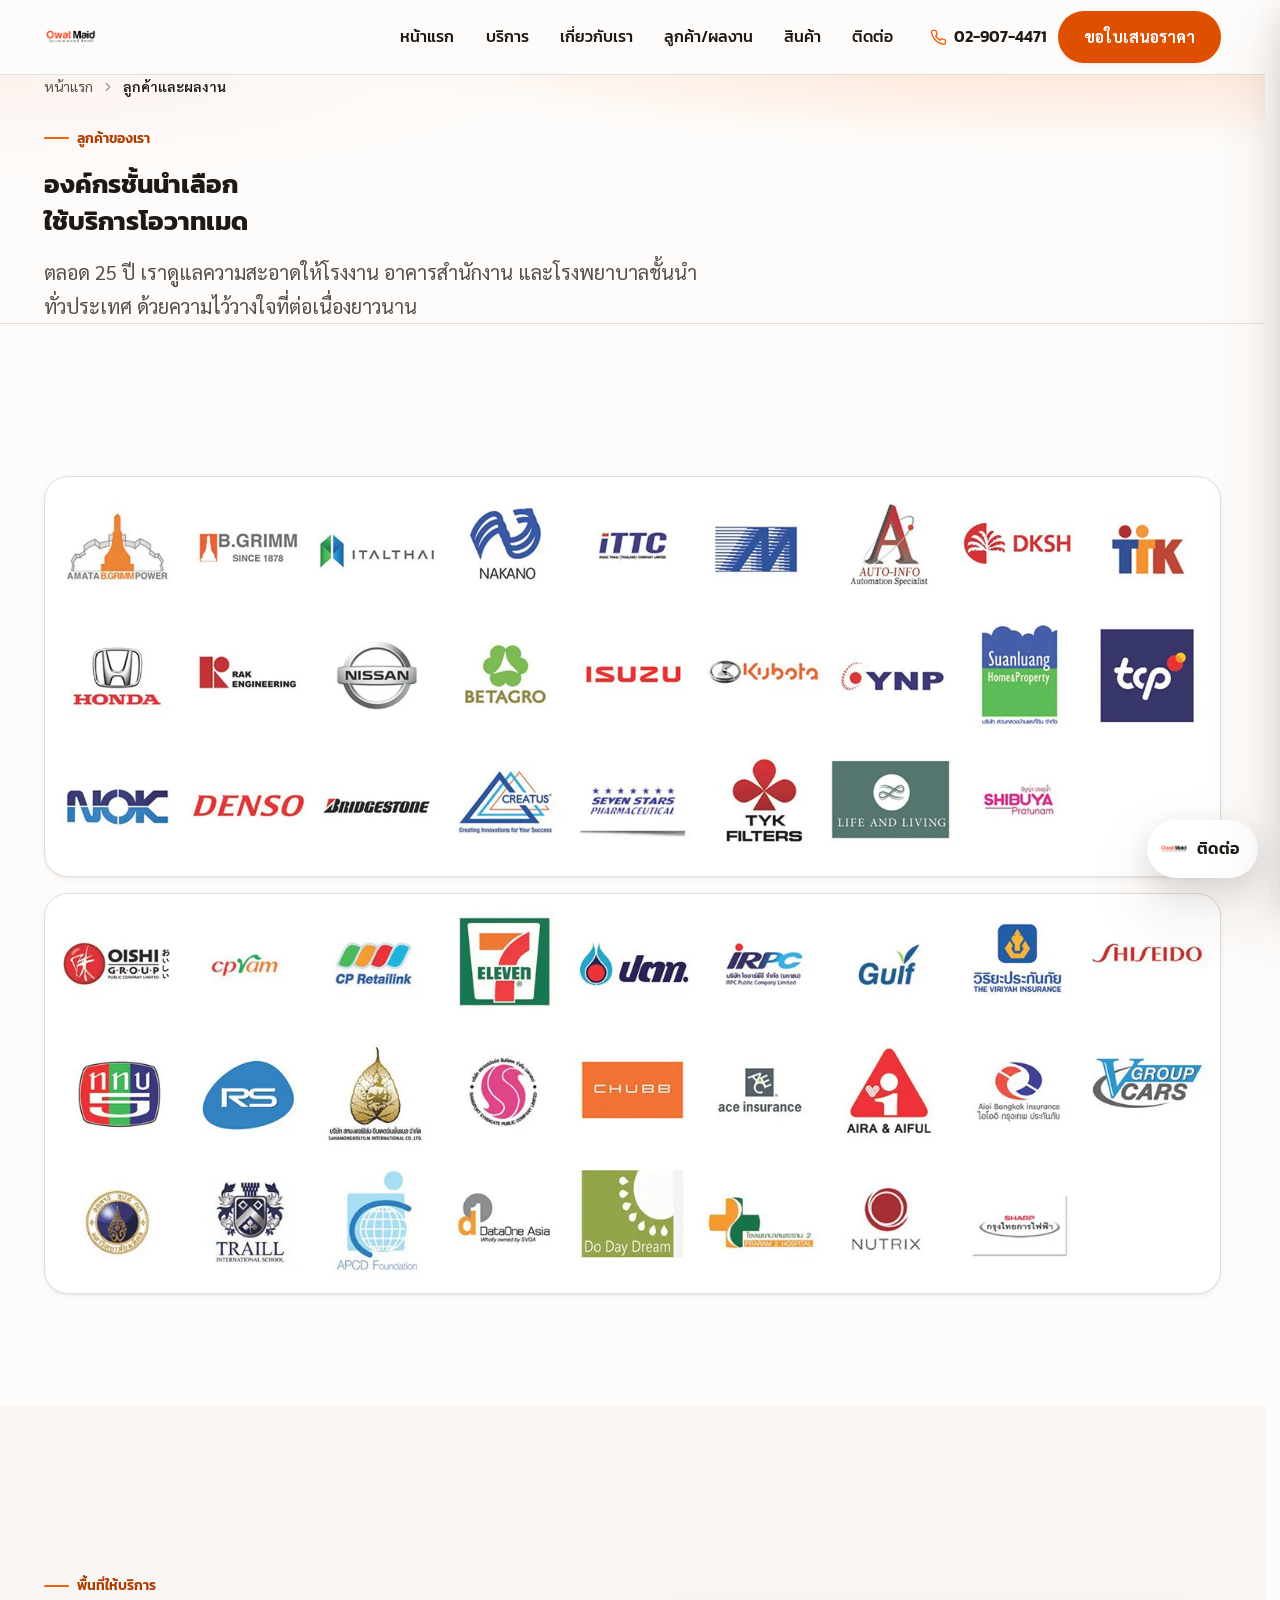
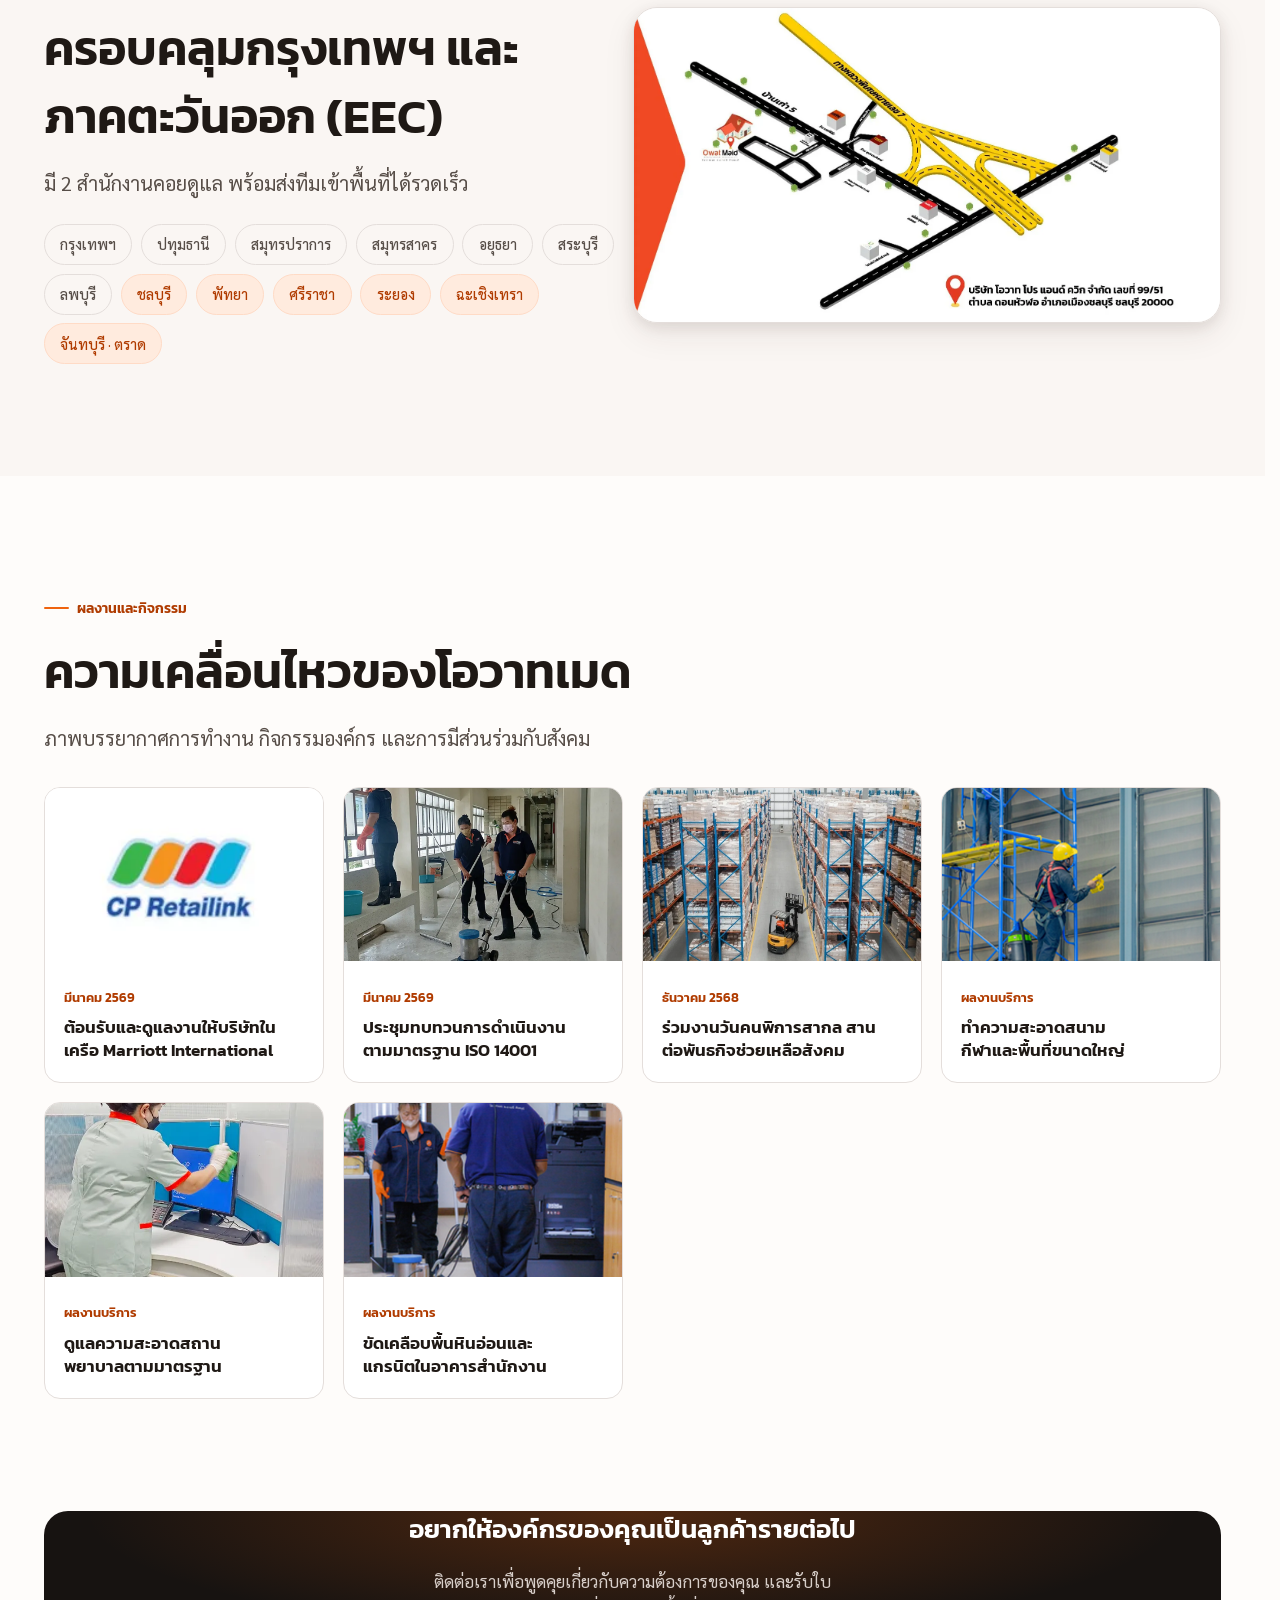
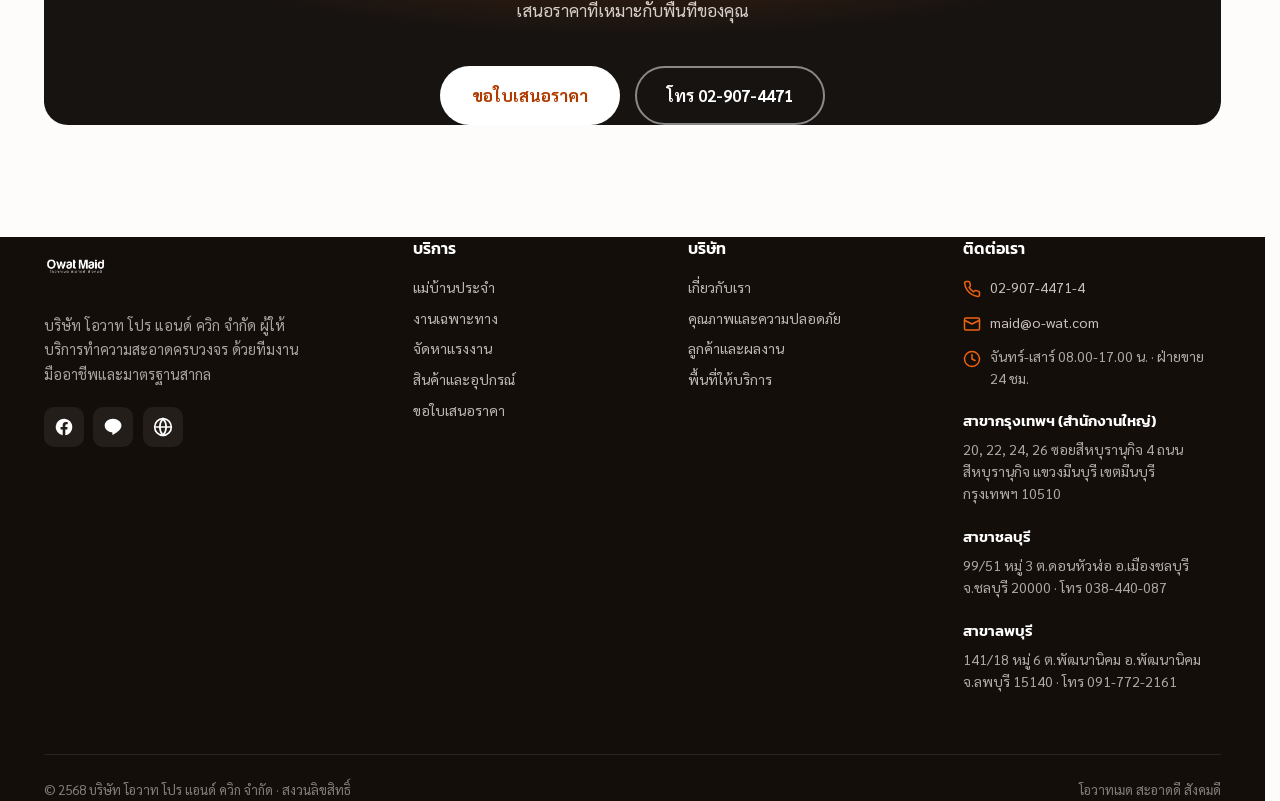
<file: clients.html>
<!DOCTYPE html>
<html lang="th">
<head>
<meta charset="UTF-8">
<meta name="viewport" content="width=device-width, initial-scale=1">
<title>ลูกค้าและผลงาน | Owat Maid — องค์กรชั้นนำที่ไว้วางใจเรา</title>
<meta name="description" content="ลูกค้าองค์กรชั้นนำที่ไว้วางใจโอวาทเมด พร้อมผลงานและกิจกรรมของบริษัท และพื้นที่ให้บริการครอบคลุมกรุงเทพฯ และภาคตะวันออก (EEC)">
<link rel="icon" type="image/png" href="assets/logo.png">
<link rel="preconnect" href="https://fonts.googleapis.com">
<link rel="preconnect" href="https://fonts.gstatic.com" crossorigin>
<link href="https://fonts.googleapis.com/css2?family=Kanit:wght@400;500;600;700&family=Sarabun:wght@400;500;600;700&display=swap" rel="stylesheet">
<link rel="stylesheet" href="assets/styles.css">
<script src="assets/site.js" defer></script>
</head>
<body data-page="clients">
<a class="skip" href="#main">ข้ามไปยังเนื้อหาหลัก</a>
<main id="main">

<section class="page-hero">
  <div class="wrap">
    <nav class="crumb" aria-label="เส้นทาง"><a href="index.html">หน้าแรก</a><svg viewBox="0 0 24 24" fill="none" stroke="currentColor" stroke-width="2" stroke-linecap="round" stroke-linejoin="round"><path d="m9 18 6-6-6-6"/></svg><b>ลูกค้าและผลงาน</b></nav>
    <span class="eyebrow" data-reveal>ลูกค้าของเรา</span>
    <h1 data-reveal>องค์กรชั้นนำเลือกใช้บริการโอวาทเมด</h1>
    <p class="lede" data-reveal>ตลอด 25 ปี เราดูแลความสะอาดให้โรงงาน อาคารสำนักงาน และโรงพยาบาลชั้นนำทั่วประเทศ ด้วยความไว้วางใจที่ต่อเนื่องยาวนาน</p>
  </div>
</section>

<!-- clients -->
<section class="section">
  <div class="wrap">
    <div class="clients-band" data-reveal><img src="assets/clients.webp" alt="โลโก้ลูกค้าองค์กรชั้นนำ เช่น Honda, Nissan, Isuzu, Denso, Bridgestone, Kubota, B.Grimm, Betagro, DKSH" loading="lazy"></div>
    <div class="clients-band" data-reveal style="margin-top:1rem"><img src="assets/clients2.webp" alt="โลโก้ลูกค้าองค์กรเพิ่มเติมที่ไว้วางใจโอวาทเมด" loading="lazy"></div>
  </div>
</section>

<!-- coverage -->
<section class="section" style="background:var(--surface)">
  <div class="wrap cover-grid">
    <div data-reveal>
      <span class="eyebrow">พื้นที่ให้บริการ</span>
      <h2 class="h-sec" style="font-size:clamp(1.6rem,1.3rem+1.6vw,2.4rem)">ครอบคลุมกรุงเทพฯ และภาคตะวันออก (EEC)</h2>
      <p class="lede">มี 2 สำนักงานคอยดูแล พร้อมส่งทีมเข้าพื้นที่ได้รวดเร็ว</p>
      <div class="area-tags">
        <span>กรุงเทพฯ</span><span>ปทุมธานี</span><span>สมุทรปราการ</span><span>สมุทรสาคร</span><span>อยุธยา</span><span>สระบุรี</span><span>ลพบุรี</span>
        <span class="eec">ชลบุรี</span><span class="eec">พัทยา</span><span class="eec">ศรีราชา</span><span class="eec">ระยอง</span><span class="eec">ฉะเชิงเทรา</span><span class="eec">จันทบุรี · ตราด</span>
      </div>
    </div>
    <div class="cover-map" data-reveal><img src="assets/map.webp" alt="แผนที่พื้นที่ให้บริการของโอวาทเมดในกรุงเทพฯ และภาคตะวันออก" loading="lazy"></div>
  </div>
</section>

<!-- works / activities -->
<section class="section">
  <div class="wrap">
    <div data-reveal><span class="eyebrow">ผลงานและกิจกรรม</span><h2 class="h-sec">ความเคลื่อนไหวของโอวาทเมด</h2><p class="lede">ภาพบรรยากาศการทำงาน กิจกรรมองค์กร และการมีส่วนร่วมกับสังคม</p></div>
    <div class="news-grid" data-reveal-stagger>
      <article class="news"><div class="ph"><img src="assets/works3.webp" alt="กิจกรรมและการดูแลลูกค้าของโอวาทเมด" loading="lazy"></div><div class="body"><time>มีนาคม 2569</time><h3>ต้อนรับและดูแลงานให้บริษัทในเครือ Marriott International</h3></div></article>
      <article class="news"><div class="ph"><img src="assets/works1.webp" alt="ผลงานการทำความสะอาดของทีมโอวาทเมด" loading="lazy"></div><div class="body"><time>มีนาคม 2569</time><h3>ประชุมทบทวนการดำเนินงานตามมาตรฐาน ISO 14001</h3></div></article>
      <article class="news"><div class="ph"><img src="assets/works2.webp" alt="กิจกรรมเพื่อสังคมของโอวาทเมด" loading="lazy"></div><div class="body"><time>ธันวาคม 2568</time><h3>ร่วมงานวันคนพิการสากล สานต่อพันธกิจช่วยเหลือสังคม</h3></div></article>
      <article class="news"><div class="ph"><img src="assets/stadium.png" alt="งานทำความสะอาดสนามกีฬาขนาดใหญ่" loading="lazy"></div><div class="body"><time>ผลงานบริการ</time><h3>ทำความสะอาดสนามกีฬาและพื้นที่ขนาดใหญ่</h3></div></article>
      <article class="news"><div class="ph"><img src="assets/hospital.webp" alt="งานทำความสะอาดและฆ่าเชื้อในโรงพยาบาล" loading="lazy"></div><div class="body"><time>ผลงานบริการ</time><h3>ดูแลความสะอาดสถานพยาบาลตามมาตรฐาน</h3></div></article>
      <article class="news"><div class="ph"><img src="assets/floor.png" alt="งานขัดเคลือบพื้นให้เงางาม" loading="lazy"></div><div class="body"><time>ผลงานบริการ</time><h3>ขัดเคลือบพื้นหินอ่อนและแกรนิตในอาคารสำนักงาน</h3></div></article>
    </div>
  </div>
</section>

<section class="section" style="padding-top:0">
  <div class="wrap"><div class="cta-band" data-reveal>
    <h2>อยากให้องค์กรของคุณเป็นลูกค้ารายต่อไป</h2>
    <p>ติดต่อเราเพื่อพูดคุยเกี่ยวกับความต้องการของคุณ และรับใบเสนอราคาที่เหมาะกับพื้นที่ของคุณ</p>
    <div class="btns"><a class="btn btn-light btn-lg" href="contact.html">ขอใบเสนอราคา</a><a class="btn btn-outline-light btn-lg" href="tel:029074471">โทร 02-907-4471</a></div>
  </div></div>
</section>

</main>
</body>
</html>
</file>
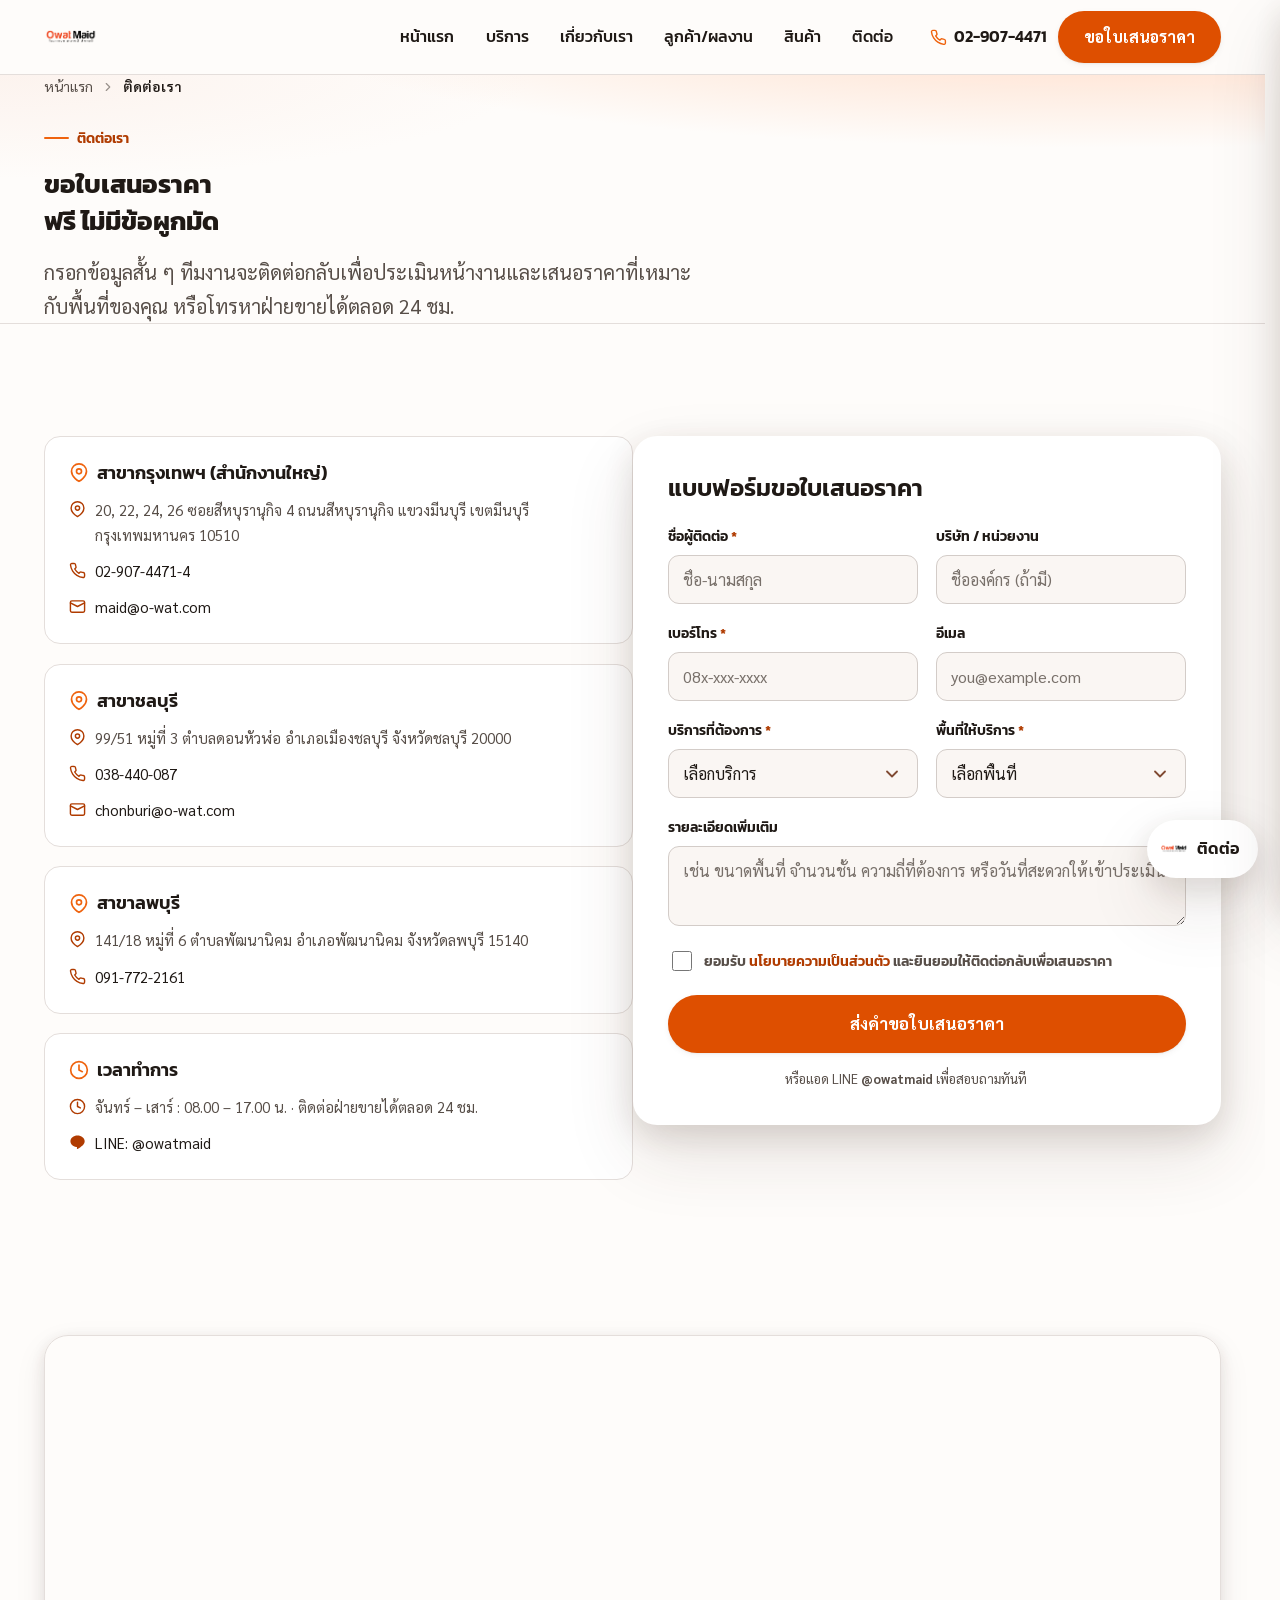
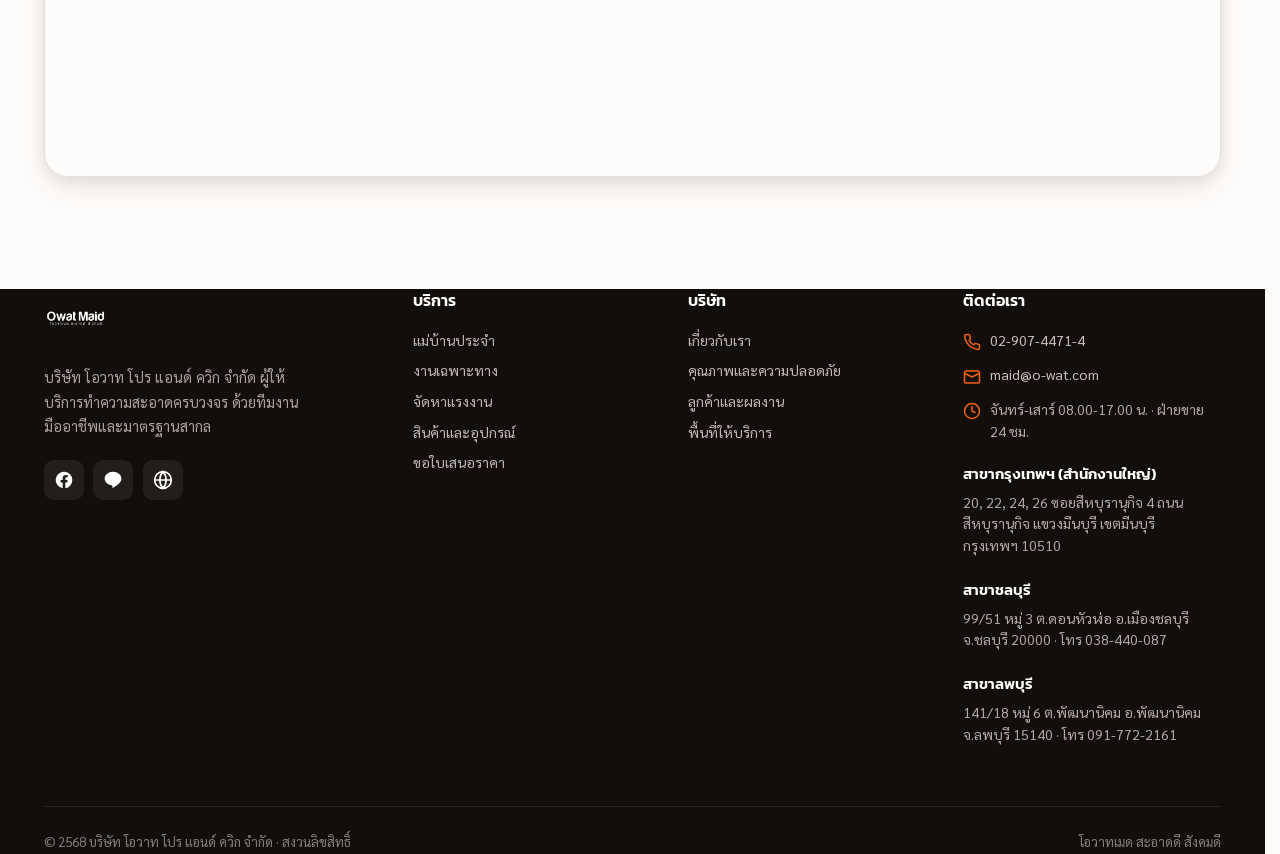
<file: contact.html>
<!DOCTYPE html>
<html lang="th">
<head>
<meta charset="UTF-8">
<meta name="viewport" content="width=device-width, initial-scale=1">
<title>ติดต่อเรา &amp; ขอใบเสนอราคา | Owat Maid</title>
<meta name="description" content="ติดต่อโอวาทเมดเพื่อขอใบเสนอราคาฟรี สำนักงานกรุงเทพฯ และชลบุรี โทร 02-907-4471 อีเมล maid@o-wat.com LINE @owatmaid ฝ่ายขายติดต่อได้ 24 ชม.">
<link rel="icon" type="image/png" href="assets/logo.png">
<link rel="preconnect" href="https://fonts.googleapis.com">
<link rel="preconnect" href="https://fonts.gstatic.com" crossorigin>
<link href="https://fonts.googleapis.com/css2?family=Kanit:wght@400;500;600;700&family=Sarabun:wght@400;500;600;700&display=swap" rel="stylesheet">
<link rel="stylesheet" href="assets/styles.css">
<script src="assets/site.js" defer></script>
</head>
<body data-page="contact">
<a class="skip" href="#main">ข้ามไปยังเนื้อหาหลัก</a>
<main id="main">

<section class="page-hero">
  <div class="wrap">
    <nav class="crumb" aria-label="เส้นทาง"><a href="index.html">หน้าแรก</a><svg viewBox="0 0 24 24" fill="none" stroke="currentColor" stroke-width="2" stroke-linecap="round" stroke-linejoin="round"><path d="m9 18 6-6-6-6"/></svg><b>ติดต่อเรา</b></nav>
    <span class="eyebrow" data-reveal>ติดต่อเรา</span>
    <h1 data-reveal>ขอใบเสนอราคาฟรี ไม่มีข้อผูกมัด</h1>
    <p class="lede" data-reveal>กรอกข้อมูลสั้น ๆ ทีมงานจะติดต่อกลับเพื่อประเมินหน้างานและเสนอราคาที่เหมาะกับพื้นที่ของคุณ หรือโทรหาฝ่ายขายได้ตลอด 24 ชม.</p>
  </div>
</section>

<section class="section">
  <div class="wrap contact-grid">
    <!-- left: branches -->
    <div data-reveal>
      <div class="branch-card">
        <h3><svg viewBox="0 0 24 24" fill="none" stroke="currentColor" stroke-width="2" stroke-linecap="round" stroke-linejoin="round"><path d="M21 10c0 7-9 12-9 12s-9-5-9-12a9 9 0 0 1 18 0z"/><circle cx="12" cy="10" r="3"/></svg>สาขากรุงเทพฯ (สำนักงานใหญ่)</h3>
        <div class="row"><svg viewBox="0 0 24 24" fill="none" stroke="currentColor" stroke-width="2" stroke-linecap="round" stroke-linejoin="round"><path d="M21 10c0 7-9 12-9 12s-9-5-9-12a9 9 0 0 1 18 0z"/><circle cx="12" cy="10" r="3"/></svg><span>20, 22, 24, 26 ซอยสีหบุรานุกิจ 4 ถนนสีหบุรานุกิจ แขวงมีนบุรี เขตมีนบุรี กรุงเทพมหานคร 10510</span></div>
        <div class="row"><svg viewBox="0 0 24 24" fill="none" stroke="currentColor" stroke-width="2" stroke-linecap="round" stroke-linejoin="round"><path d="M22 16.92v3a2 2 0 0 1-2.18 2 19.79 19.79 0 0 1-8.63-3.07 19.5 19.5 0 0 1-6-6 19.79 19.79 0 0 1-3.07-8.67A2 2 0 0 1 4.11 2h3a2 2 0 0 1 2 1.72c.13.96.36 1.9.7 2.81a2 2 0 0 1-.45 2.11L8.09 9.91a16 16 0 0 0 6 6l1.27-1.27a2 2 0 0 1 2.11-.45c.91.34 1.85.57 2.81.7A2 2 0 0 1 22 16.92z"/></svg><a href="tel:029074471">02-907-4471-4</a></div>
        <div class="row"><svg viewBox="0 0 24 24" fill="none" stroke="currentColor" stroke-width="2" stroke-linecap="round" stroke-linejoin="round"><rect x="2" y="4" width="20" height="16" rx="2"/><path d="m22 7-10 5L2 7"/></svg><a href="mailto:maid@o-wat.com">maid@o-wat.com</a></div>
      </div>
      <div class="branch-card">
        <h3><svg viewBox="0 0 24 24" fill="none" stroke="currentColor" stroke-width="2" stroke-linecap="round" stroke-linejoin="round"><path d="M21 10c0 7-9 12-9 12s-9-5-9-12a9 9 0 0 1 18 0z"/><circle cx="12" cy="10" r="3"/></svg>สาขาชลบุรี</h3>
        <div class="row"><svg viewBox="0 0 24 24" fill="none" stroke="currentColor" stroke-width="2" stroke-linecap="round" stroke-linejoin="round"><path d="M21 10c0 7-9 12-9 12s-9-5-9-12a9 9 0 0 1 18 0z"/><circle cx="12" cy="10" r="3"/></svg><span>99/51 หมู่ที่ 3 ตำบลดอนหัวฬ่อ อำเภอเมืองชลบุรี จังหวัดชลบุรี 20000</span></div>
        <div class="row"><svg viewBox="0 0 24 24" fill="none" stroke="currentColor" stroke-width="2" stroke-linecap="round" stroke-linejoin="round"><path d="M22 16.92v3a2 2 0 0 1-2.18 2 19.79 19.79 0 0 1-8.63-3.07 19.5 19.5 0 0 1-6-6 19.79 19.79 0 0 1-3.07-8.67A2 2 0 0 1 4.11 2h3a2 2 0 0 1 2 1.72c.13.96.36 1.9.7 2.81a2 2 0 0 1-.45 2.11L8.09 9.91a16 16 0 0 0 6 6l1.27-1.27a2 2 0 0 1 2.11-.45c.91.34 1.85.57 2.81.7A2 2 0 0 1 22 16.92z"/></svg><a href="tel:038440087">038-440-087</a></div>
        <div class="row"><svg viewBox="0 0 24 24" fill="none" stroke="currentColor" stroke-width="2" stroke-linecap="round" stroke-linejoin="round"><rect x="2" y="4" width="20" height="16" rx="2"/><path d="m22 7-10 5L2 7"/></svg><a href="mailto:chonburi@o-wat.com">chonburi@o-wat.com</a></div>
      </div>
      <div class="branch-card">
        <h3><svg viewBox="0 0 24 24" fill="none" stroke="currentColor" stroke-width="2" stroke-linecap="round" stroke-linejoin="round"><path d="M21 10c0 7-9 12-9 12s-9-5-9-12a9 9 0 0 1 18 0z"/><circle cx="12" cy="10" r="3"/></svg>สาขาลพบุรี</h3>
        <div class="row"><svg viewBox="0 0 24 24" fill="none" stroke="currentColor" stroke-width="2" stroke-linecap="round" stroke-linejoin="round"><path d="M21 10c0 7-9 12-9 12s-9-5-9-12a9 9 0 0 1 18 0z"/><circle cx="12" cy="10" r="3"/></svg><span>141/18 หมู่ที่ 6 ตำบลพัฒนานิคม อำเภอพัฒนานิคม จังหวัดลพบุรี 15140</span></div>
        <div class="row"><svg viewBox="0 0 24 24" fill="none" stroke="currentColor" stroke-width="2" stroke-linecap="round" stroke-linejoin="round"><path d="M22 16.92v3a2 2 0 0 1-2.18 2 19.79 19.79 0 0 1-8.63-3.07 19.5 19.5 0 0 1-6-6 19.79 19.79 0 0 1-3.07-8.67A2 2 0 0 1 4.11 2h3a2 2 0 0 1 2 1.72c.13.96.36 1.9.7 2.81a2 2 0 0 1-.45 2.11L8.09 9.91a16 16 0 0 0 6 6l1.27-1.27a2 2 0 0 1 2.11-.45c.91.34 1.85.57 2.81.7A2 2 0 0 1 22 16.92z"/></svg><a href="tel:0917722161">091-772-2161</a></div>
      </div>
      <div class="branch-card">
        <h3><svg viewBox="0 0 24 24" fill="none" stroke="currentColor" stroke-width="2" stroke-linecap="round" stroke-linejoin="round"><circle cx="12" cy="12" r="10"/><path d="M12 6v6l4 2"/></svg>เวลาทำการ</h3>
        <div class="row"><svg viewBox="0 0 24 24" fill="none" stroke="currentColor" stroke-width="2" stroke-linecap="round" stroke-linejoin="round"><circle cx="12" cy="12" r="10"/><path d="M12 6v6l4 2"/></svg><span>จันทร์ – เสาร์ : 08.00 – 17.00 น. · ติดต่อฝ่ายขายได้ตลอด 24 ชม.</span></div>
        <div class="row"><svg viewBox="0 0 24 24" fill="currentColor"><path d="M12 2C6.48 2 2 5.69 2 10.23c0 4.07 3.56 7.48 8.37 8.13.33.07.77.22.88.5.1.26.07.66.03.92l-.14.85c-.04.26-.2 1.02.9.56 1.1-.46 5.92-3.49 8.08-5.97 1.49-1.64 2-3.31 2-5.18C22 5.69 17.52 2 12 2z"/></svg><a href="https://line.me/R/ti/p/~@owatmaid" target="_blank" rel="noopener">LINE: @owatmaid</a></div>
      </div>
    </div>

    <!-- right: booking form -->
    <form class="form" id="bookForm" novalidate data-reveal>
      <div id="formFields">
        <h2 class="h-sec" style="font-size:1.5rem; margin-bottom:1.2rem">แบบฟอร์มขอใบเสนอราคา</h2>
        <div class="fgrid">
          <div class="field"><label for="name">ชื่อผู้ติดต่อ <span class="req" aria-hidden="true">*</span></label><input id="name" name="name" type="text" required placeholder="ชื่อ-นามสกุล"></div>
          <div class="field"><label for="company">บริษัท / หน่วยงาน</label><input id="company" name="company" type="text" placeholder="ชื่อองค์กร (ถ้ามี)"></div>
          <div class="field"><label for="phone">เบอร์โทร <span class="req" aria-hidden="true">*</span></label><input id="phone" name="phone" type="tel" required inputmode="tel" placeholder="08x-xxx-xxxx"></div>
          <div class="field"><label for="email">อีเมล</label><input id="email" name="email" type="email" placeholder="you@example.com"></div>
          <div class="field"><label for="service">บริการที่ต้องการ <span class="req" aria-hidden="true">*</span></label>
            <select id="service" name="service" required>
              <option value="" selected disabled>เลือกบริการ</option>
              <option>แม่บ้านประจำ อาคาร/สำนักงาน</option><option>แม่บ้านประจำ โรงงาน/นิคมฯ</option>
              <option>แม่บ้านประจำ โรงพยาบาล/คลินิก</option><option>แม่บ้านประจำ ห้าง/โชว์รูม</option>
              <option>โรยตัวเช็ดกระจกอาคารสูง</option><option>ซักพรม/โซฟา/ผ้าม่าน</option>
              <option>ขัดเคลือบพื้น</option><option>พ่นฆ่าเชื้อโรค</option>
              <option>Big Cleaning บ้าน/คอนโด</option><option>จัดหาแรงงาน</option><option>สินค้า/อุปกรณ์</option><option>อื่น ๆ</option>
            </select>
          </div>
          <div class="field"><label for="area">พื้นที่ให้บริการ <span class="req" aria-hidden="true">*</span></label>
            <select id="area" name="area" required>
              <option value="" selected disabled>เลือกพื้นที่</option>
              <option>กรุงเทพฯ และปริมณฑล</option><option>ชลบุรี / พัทยา / ศรีราชา</option>
              <option>ระยอง / ฉะเชิงเทรา (EEC)</option><option>จันทบุรี / ตราด</option><option>อื่น ๆ</option>
            </select>
          </div>
          <div class="field full"><label for="detail">รายละเอียดเพิ่มเติม</label><textarea id="detail" name="detail" placeholder="เช่น ขนาดพื้นที่ จำนวนชั้น ความถี่ที่ต้องการ หรือวันที่สะดวกให้เข้าประเมิน"></textarea></div>
          <div class="field full"><label class="consent"><input type="checkbox" id="consent" required><span>ยอมรับ <a href="#privacy">นโยบายความเป็นส่วนตัว</a> และยินยอมให้ติดต่อกลับเพื่อเสนอราคา</span></label></div>
        </div>
        <button class="btn btn-primary btn-lg" type="submit" style="width:100%; margin-top:1.3rem">ส่งคำขอใบเสนอราคา</button>
        <p class="form-note">หรือแอด LINE <b>@owatmaid</b> เพื่อสอบถามทันที</p>
      </div>
      <div class="form-ok" id="formOk" role="status">
        <div class="ic"><svg viewBox="0 0 24 24" fill="none" stroke="currentColor" stroke-width="2.5" stroke-linecap="round" stroke-linejoin="round"><path d="M20 6 9 17l-5-5"/></svg></div>
        <h3 style="margin-bottom:.4rem">ได้รับคำขอแล้ว ขอบคุณครับ</h3>
        <p style="margin-inline:auto">ทีมงานโอวาทเมดจะติดต่อกลับภายในวันทำการ หากเร่งด่วนโทร 02-907-4471 ได้ตลอด 24 ชม.</p>
      </div>
    </form>
  </div>
</section>

<section class="section" style="padding-top:0">
  <div class="wrap">
    <div class="map-embed" data-reveal>
      <iframe src="https://www.google.com/maps?q=%E0%B8%9A%E0%B8%A3%E0%B8%B4%E0%B8%A9%E0%B8%B1%E0%B8%97%20%E0%B9%82%E0%B8%AD%E0%B8%A7%E0%B8%B2%E0%B8%97%20%E0%B9%82%E0%B8%9B%E0%B8%A3%20%E0%B9%81%E0%B8%AD%E0%B8%99%E0%B8%94%E0%B9%8C%20%E0%B8%84%E0%B8%A7%E0%B8%B4%E0%B8%81%20%E0%B8%88%E0%B8%B3%E0%B8%81%E0%B8%B1%E0%B8%94%20%E0%B8%AA%E0%B8%B3%E0%B8%99%E0%B8%B1%E0%B8%81%E0%B8%87%E0%B8%B2%E0%B8%99%E0%B9%83%E0%B8%AB%E0%B8%8D%E0%B9%88%20%E0%B8%A1%E0%B8%B5%E0%B8%99%E0%B8%9A%E0%B8%B8%E0%B8%A3%E0%B8%B5%20%E0%B8%81%E0%B8%A3%E0%B8%B8%E0%B8%87%E0%B9%80%E0%B8%97%E0%B8%9E%E0%B8%A1%E0%B8%AB%E0%B8%B2%E0%B8%99%E0%B8%84%E0%B8%A3%2010510&output=embed" width="100%" height="440" style="border:0; display:block" loading="lazy" referrerpolicy="no-referrer-when-downgrade" title="แผนที่สำนักงานใหญ่โอวาทเมด มีนบุรี กรุงเทพฯ"></iframe>
    </div>
  </div>
</section>

</main>
</body>
</html>
</file>
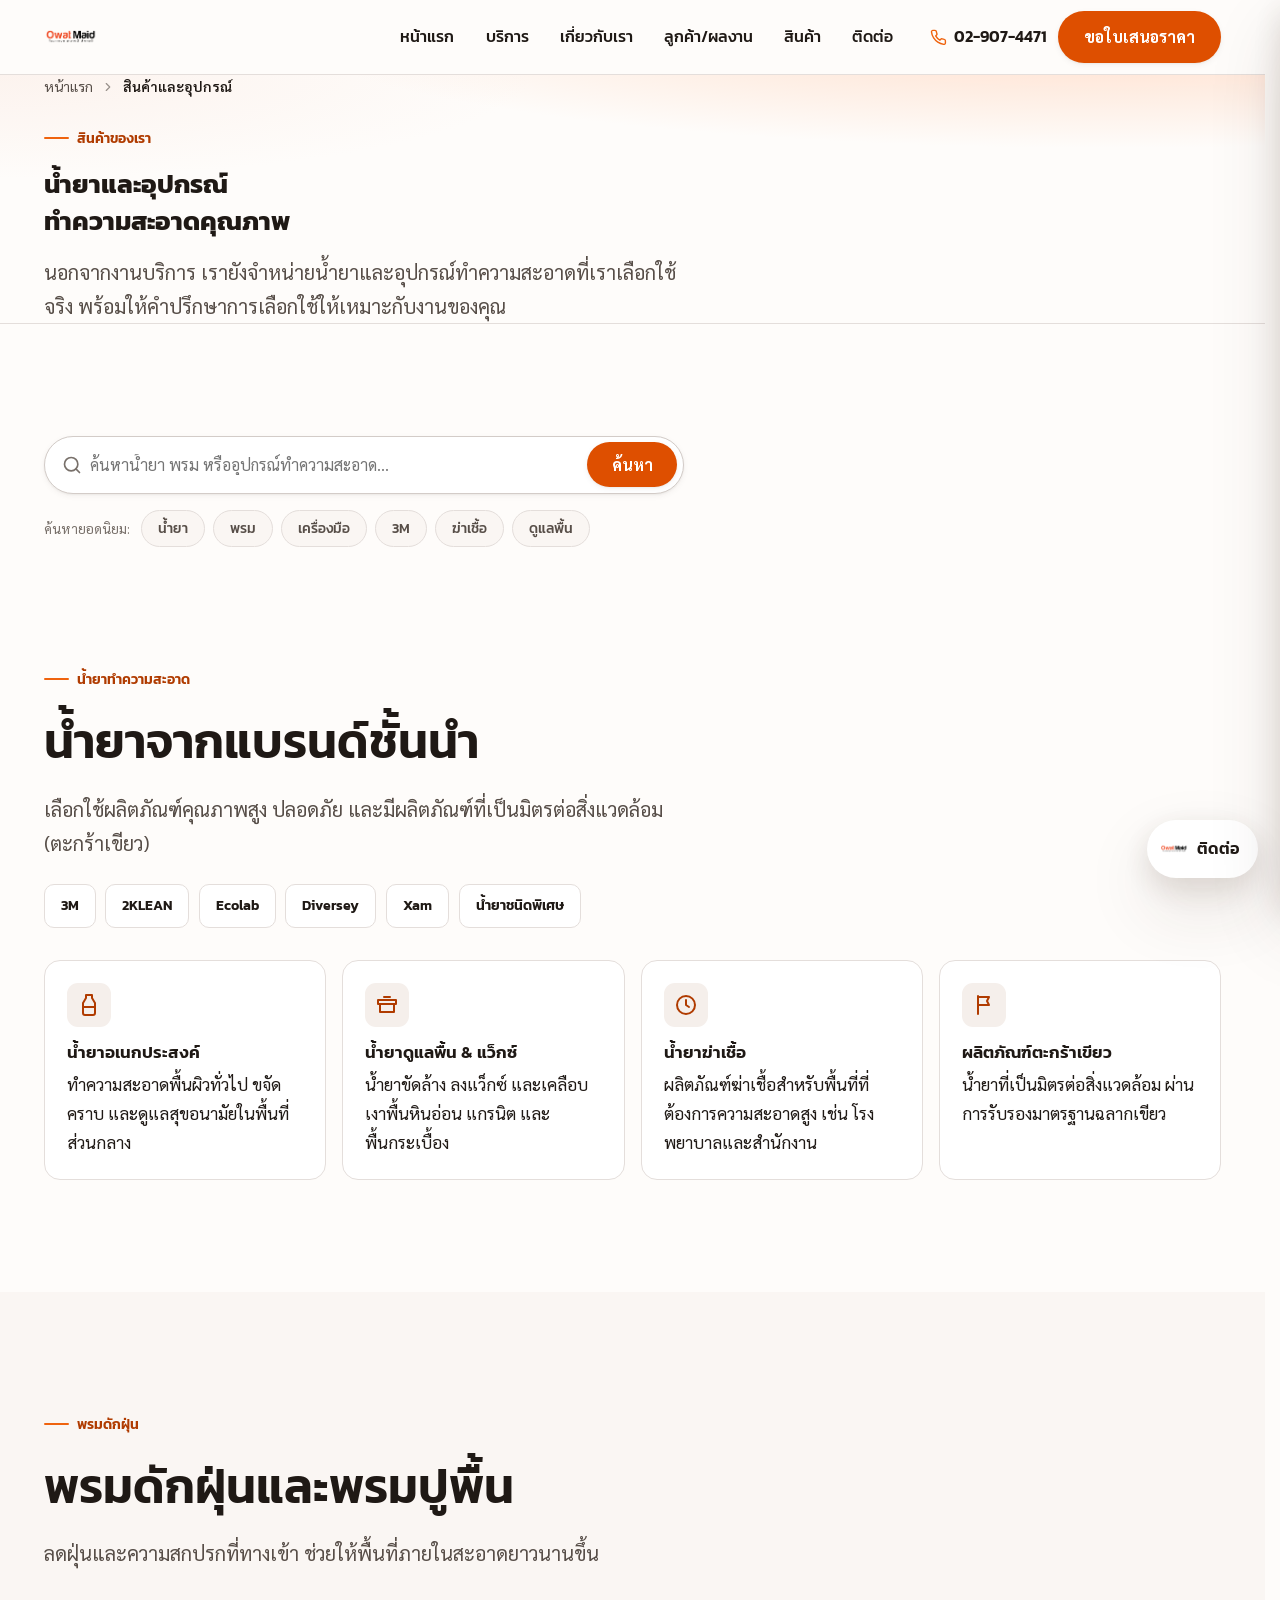
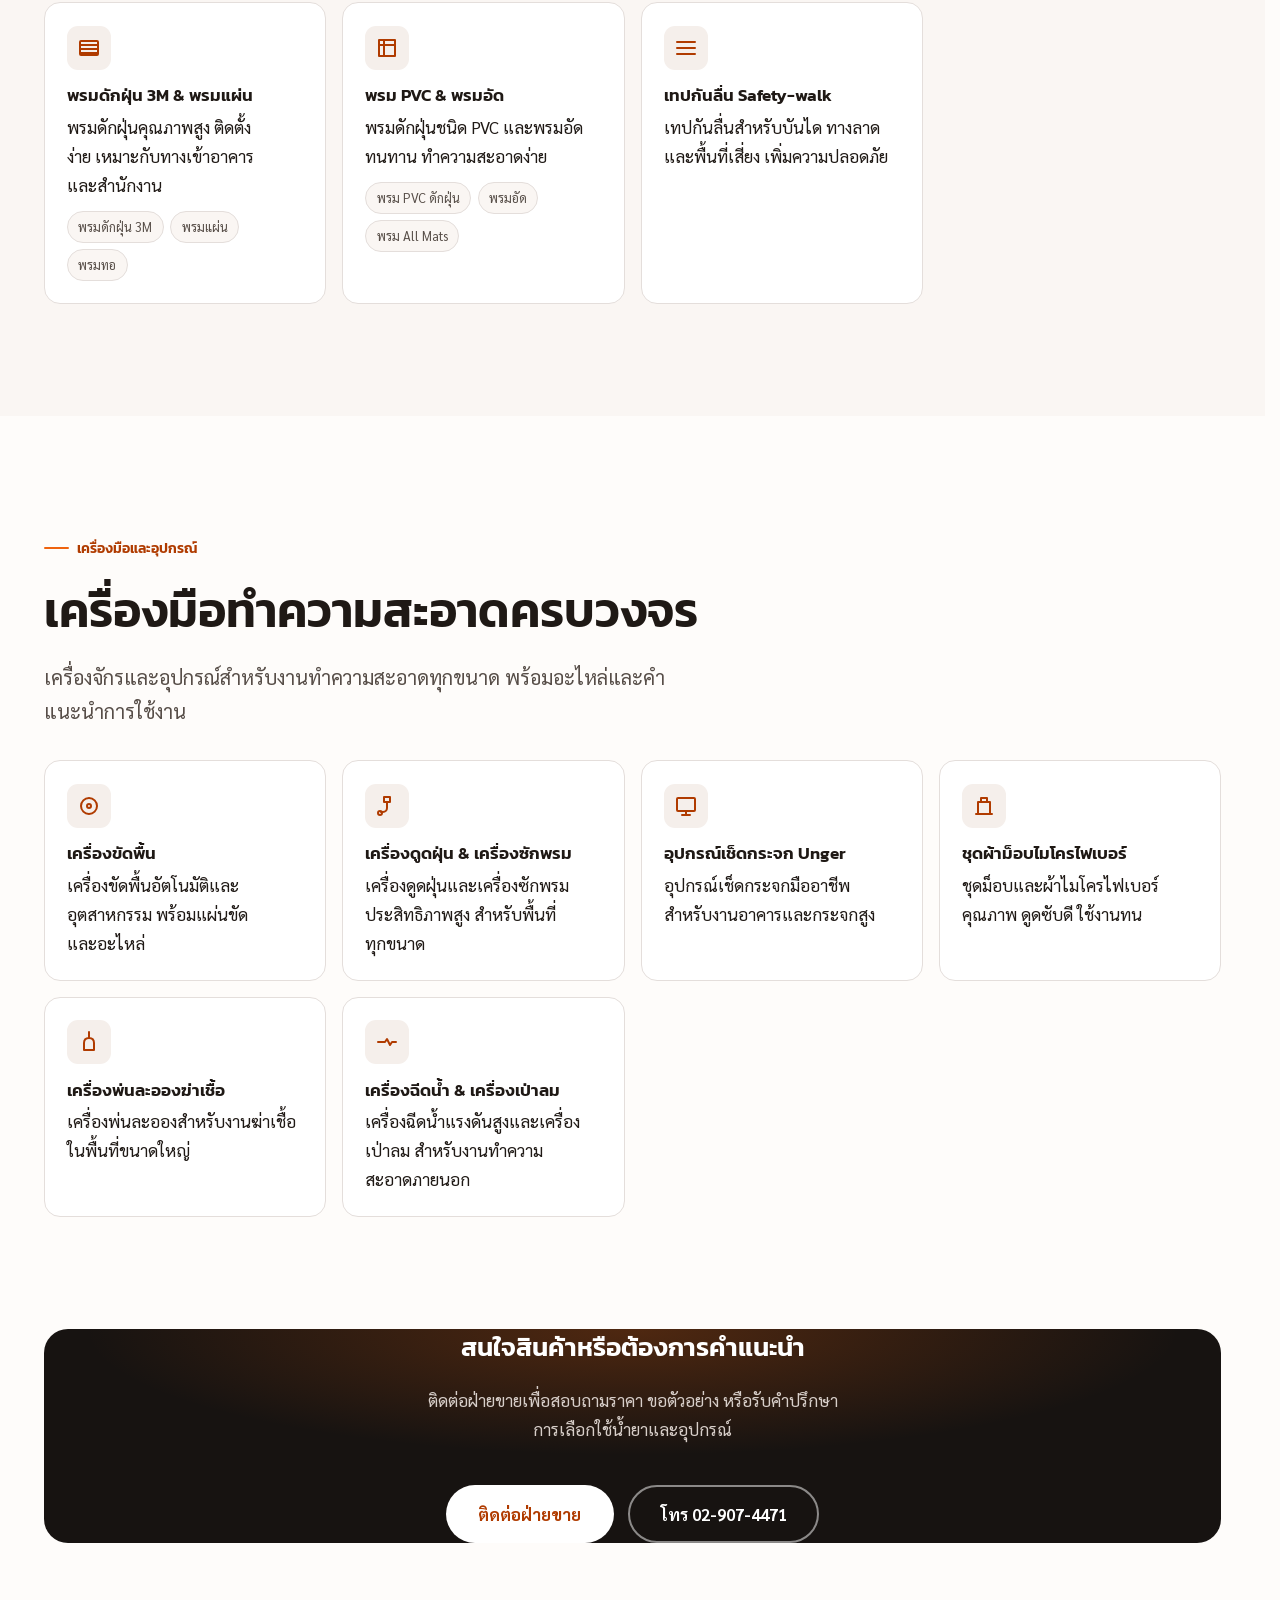
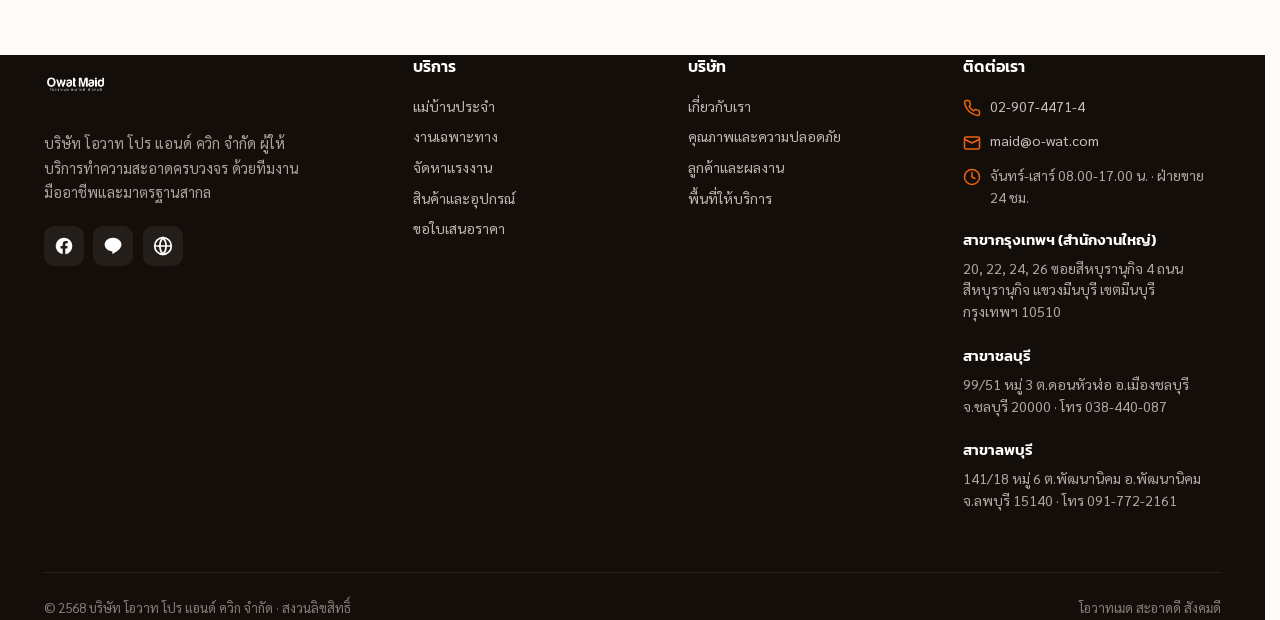
<file: products.html>
<!DOCTYPE html>
<html lang="th">
<head>
<meta charset="UTF-8">
<meta name="viewport" content="width=device-width, initial-scale=1">
<title>สินค้าและอุปกรณ์ | Owat Maid — น้ำยา พรม เครื่องมือทำความสะอาด</title>
<meta name="description" content="จำหน่ายน้ำยาทำความสะอาดคุณภาพ 3M, 2KLEAN, Ecolab, Diversey พรมดักฝุ่นหลากชนิด เครื่องขัดพื้น เครื่องดูดฝุ่น เครื่องซักพรม และอุปกรณ์ทำความสะอาดครบวงจร">
<link rel="icon" type="image/png" href="assets/logo.png">
<link rel="preconnect" href="https://fonts.googleapis.com">
<link rel="preconnect" href="https://fonts.gstatic.com" crossorigin>
<link href="https://fonts.googleapis.com/css2?family=Kanit:wght@400;500;600;700&family=Sarabun:wght@400;500;600;700&display=swap" rel="stylesheet">
<link rel="stylesheet" href="assets/styles.css">
<script src="assets/site.js" defer></script>
</head>
<body data-page="products">
<a class="skip" href="#main">ข้ามไปยังเนื้อหาหลัก</a>
<main id="main">

<section class="page-hero">
  <div class="wrap">
    <nav class="crumb" aria-label="เส้นทาง"><a href="index.html">หน้าแรก</a><svg viewBox="0 0 24 24" fill="none" stroke="currentColor" stroke-width="2" stroke-linecap="round" stroke-linejoin="round"><path d="m9 18 6-6-6-6"/></svg><b>สินค้าและอุปกรณ์</b></nav>
    <span class="eyebrow" data-reveal>สินค้าของเรา</span>
    <h1 data-reveal>น้ำยาและอุปกรณ์ทำความสะอาดคุณภาพ</h1>
    <p class="lede" data-reveal>นอกจากงานบริการ เรายังจำหน่ายน้ำยาและอุปกรณ์ทำความสะอาดที่เราเลือกใช้จริง พร้อมให้คำปรึกษาการเลือกใช้ให้เหมาะกับงานของคุณ</p>
  </div>
</section>

<!-- search -->
<section class="section" style="padding-bottom:0">
  <div class="wrap">
    <div class="searchbar" role="search" data-reveal>
      <svg viewBox="0 0 24 24" fill="none" stroke="currentColor" stroke-width="2" stroke-linecap="round" stroke-linejoin="round"><circle cx="11" cy="11" r="8"/><path d="m21 21-4.3-4.3"/></svg>
      <input id="prodSearch" type="search" placeholder="ค้นหาน้ำยา พรม หรืออุปกรณ์ทำความสะอาด..." aria-label="ค้นหาสินค้าและอุปกรณ์" autocomplete="off">
      <button id="prodSearchBtn" class="btn btn-primary" type="button">ค้นหา</button>
    </div>
    <div class="search-chips" data-reveal>
      <span class="lbl">ค้นหายอดนิยม:</span>
      <button type="button" data-q="น้ำยา">น้ำยา</button>
      <button type="button" data-q="พรม">พรม</button>
      <button type="button" data-q="เครื่อง">เครื่องมือ</button>
      <button type="button" data-q="3M">3M</button>
      <button type="button" data-q="ฆ่าเชื้อ">ฆ่าเชื้อ</button>
      <button type="button" data-q="พื้น">ดูแลพื้น</button>
    </div>
    <p class="no-result" id="prodNoResult" hidden>ไม่พบสินค้าที่ตรงกับ "<b><span></span></b>" — ลองคำค้นอื่น หรือ <a href="contact.html">ติดต่อฝ่ายขาย</a> เพื่อสอบถามเพิ่มเติม</p>
  </div>
</section>

<!-- น้ำยา -->
<section class="section">
  <div class="wrap">
    <div data-reveal><span class="eyebrow">น้ำยาทำความสะอาด</span><h2 class="h-sec">น้ำยาจากแบรนด์ชั้นนำ</h2><p class="lede">เลือกใช้ผลิตภัณฑ์คุณภาพสูง ปลอดภัย และมีผลิตภัณฑ์ที่เป็นมิตรต่อสิ่งแวดล้อม (ตะกร้าเขียว)</p></div>
    <div class="brand-row" data-reveal style="margin-top:1.5rem"><span>3M</span><span>2KLEAN</span><span>Ecolab</span><span>Diversey</span><span>Xam</span><span>น้ำยาชนิดพิเศษ</span></div>
    <div class="prod-grid" data-reveal-stagger style="margin-top:2rem">
      <article class="prod"><span class="ic"><svg viewBox="0 0 24 24" fill="none" stroke="currentColor" stroke-width="2" stroke-linecap="round" stroke-linejoin="round"><path d="M9 2h6v3l3 5v10a2 2 0 0 1-2 2H8a2 2 0 0 1-2-2V10l3-5z"/><path d="M6 14h12"/></svg></span><h3>น้ำยาอเนกประสงค์</h3><p>ทำความสะอาดพื้นผิวทั่วไป ขจัดคราบ และดูแลสุขอนามัยในพื้นที่ส่วนกลาง</p></article>
      <article class="prod"><span class="ic"><svg viewBox="0 0 24 24" fill="none" stroke="currentColor" stroke-width="2" stroke-linecap="round" stroke-linejoin="round"><path d="M3 7h18v4H3zM5 11v8h14v-8M9 4h6"/></svg></span><h3>น้ำยาดูแลพื้น &amp; แว็กซ์</h3><p>น้ำยาขัดล้าง ลงแว็กซ์ และเคลือบเงาพื้นหินอ่อน แกรนิต และพื้นกระเบื้อง</p></article>
      <article class="prod"><span class="ic"><svg viewBox="0 0 24 24" fill="none" stroke="currentColor" stroke-width="2" stroke-linecap="round" stroke-linejoin="round"><circle cx="12" cy="12" r="9"/><path d="M12 7v5l3 2"/></svg></span><h3>น้ำยาฆ่าเชื้อ</h3><p>ผลิตภัณฑ์ฆ่าเชื้อสำหรับพื้นที่ที่ต้องการความสะอาดสูง เช่น โรงพยาบาลและสำนักงาน</p></article>
      <article class="prod"><span class="ic"><svg viewBox="0 0 24 24" fill="none" stroke="currentColor" stroke-width="2" stroke-linecap="round" stroke-linejoin="round"><path d="M6 3v18M6 4h11l-2 4 2 4H6"/></svg></span><h3>ผลิตภัณฑ์ตะกร้าเขียว</h3><p>น้ำยาที่เป็นมิตรต่อสิ่งแวดล้อม ผ่านการรับรองมาตรฐานฉลากเขียว</p></article>
    </div>
  </div>
</section>

<!-- พรม -->
<section class="section" style="background:var(--surface)">
  <div class="wrap">
    <div data-reveal><span class="eyebrow">พรมดักฝุ่น</span><h2 class="h-sec">พรมดักฝุ่นและพรมปูพื้น</h2><p class="lede">ลดฝุ่นและความสกปรกที่ทางเข้า ช่วยให้พื้นที่ภายในสะอาดยาวนานขึ้น</p></div>
    <div class="prod-grid" data-reveal-stagger style="margin-top:2rem">
      <article class="prod"><span class="ic"><svg viewBox="0 0 24 24" fill="none" stroke="currentColor" stroke-width="2" stroke-linecap="round" stroke-linejoin="round"><rect x="3" y="5" width="18" height="14" rx="1"/><path d="M3 9h18M3 13h18M3 17h18"/></svg></span><h3>พรมดักฝุ่น 3M &amp; พรมแผ่น</h3><p>พรมดักฝุ่นคุณภาพสูง ติดตั้งง่าย เหมาะกับทางเข้าอาคารและสำนักงาน</p><ul><li>พรมดักฝุ่น 3M</li><li>พรมแผ่น</li><li>พรมทอ</li></ul></article>
      <article class="prod"><span class="ic"><svg viewBox="0 0 24 24" fill="none" stroke="currentColor" stroke-width="2" stroke-linecap="round" stroke-linejoin="round"><path d="M4 4h16v16H4z"/><path d="M4 9h16M9 4v16"/></svg></span><h3>พรม PVC &amp; พรมอัด</h3><p>พรมดักฝุ่นชนิด PVC และพรมอัด ทนทาน ทำความสะอาดง่าย</p><ul><li>พรม PVC ดักฝุ่น</li><li>พรมอัด</li><li>พรม All Mats</li></ul></article>
      <article class="prod"><span class="ic"><svg viewBox="0 0 24 24" fill="none" stroke="currentColor" stroke-width="2" stroke-linecap="round" stroke-linejoin="round"><path d="M3 12h18M3 6h18M3 18h18"/></svg></span><h3>เทปกันลื่น Safety-walk</h3><p>เทปกันลื่นสำหรับบันได ทางลาด และพื้นที่เสี่ยง เพิ่มความปลอดภัย</p></article>
    </div>
  </div>
</section>

<!-- เครื่องมือ -->
<section class="section">
  <div class="wrap">
    <div data-reveal><span class="eyebrow">เครื่องมือและอุปกรณ์</span><h2 class="h-sec">เครื่องมือทำความสะอาดครบวงจร</h2><p class="lede">เครื่องจักรและอุปกรณ์สำหรับงานทำความสะอาดทุกขนาด พร้อมอะไหล่และคำแนะนำการใช้งาน</p></div>
    <div class="prod-grid" data-reveal-stagger style="margin-top:2rem">
      <article class="prod"><span class="ic"><svg viewBox="0 0 24 24" fill="none" stroke="currentColor" stroke-width="2" stroke-linecap="round" stroke-linejoin="round"><circle cx="12" cy="12" r="8"/><circle cx="12" cy="12" r="2"/></svg></span><h3>เครื่องขัดพื้น</h3><p>เครื่องขัดพื้นอัตโนมัติและอุตสาหกรรม พร้อมแผ่นขัดและอะไหล่</p></article>
      <article class="prod"><span class="ic"><svg viewBox="0 0 24 24" fill="none" stroke="currentColor" stroke-width="2" stroke-linecap="round" stroke-linejoin="round"><path d="M9 3h6v5H9zM12 8v6a4 4 0 0 1-4 4H6"/><circle cx="5" cy="19" r="2"/></svg></span><h3>เครื่องดูดฝุ่น &amp; เครื่องซักพรม</h3><p>เครื่องดูดฝุ่นและเครื่องซักพรมประสิทธิภาพสูง สำหรับพื้นที่ทุกขนาด</p></article>
      <article class="prod"><span class="ic"><svg viewBox="0 0 24 24" fill="none" stroke="currentColor" stroke-width="2" stroke-linecap="round" stroke-linejoin="round"><rect x="3" y="4" width="18" height="13" rx="1"/><path d="M8 21h8M12 17v4"/></svg></span><h3>อุปกรณ์เช็ดกระจก Unger</h3><p>อุปกรณ์เช็ดกระจกมืออาชีพ สำหรับงานอาคารและกระจกสูง</p></article>
      <article class="prod"><span class="ic"><svg viewBox="0 0 24 24" fill="none" stroke="currentColor" stroke-width="2" stroke-linecap="round" stroke-linejoin="round"><path d="M4 20h16M6 20V8h12v12M9 8V4h6v4"/></svg></span><h3>ชุดผ้าม็อบไมโครไฟเบอร์</h3><p>ชุดม็อบและผ้าไมโครไฟเบอร์คุณภาพ ดูดซับดี ใช้งานทน</p></article>
      <article class="prod"><span class="ic"><svg viewBox="0 0 24 24" fill="none" stroke="currentColor" stroke-width="2" stroke-linecap="round" stroke-linejoin="round"><path d="M12 2v6M12 8c-3 0-5 2-5 5v7h10v-7c0-3-2-5-5-5z"/></svg></span><h3>เครื่องพ่นละอองฆ่าเชื้อ</h3><p>เครื่องพ่นละอองสำหรับงานฆ่าเชื้อในพื้นที่ขนาดใหญ่</p></article>
      <article class="prod"><span class="ic"><svg viewBox="0 0 24 24" fill="none" stroke="currentColor" stroke-width="2" stroke-linecap="round" stroke-linejoin="round"><path d="M3 12h7l2-3 3 6 2-3h4"/></svg></span><h3>เครื่องฉีดน้ำ &amp; เครื่องเป่าลม</h3><p>เครื่องฉีดน้ำแรงดันสูงและเครื่องเป่าลม สำหรับงานทำความสะอาดภายนอก</p></article>
    </div>
  </div>
</section>

<section class="section" style="padding-top:0">
  <div class="wrap"><div class="cta-band" data-reveal>
    <h2>สนใจสินค้าหรือต้องการคำแนะนำ</h2>
    <p>ติดต่อฝ่ายขายเพื่อสอบถามราคา ขอตัวอย่าง หรือรับคำปรึกษาการเลือกใช้น้ำยาและอุปกรณ์</p>
    <div class="btns"><a class="btn btn-light btn-lg" href="contact.html">ติดต่อฝ่ายขาย</a><a class="btn btn-outline-light btn-lg" href="tel:029074471">โทร 02-907-4471</a></div>
  </div></div>
</section>

</main>
</body>
</html>
</file>
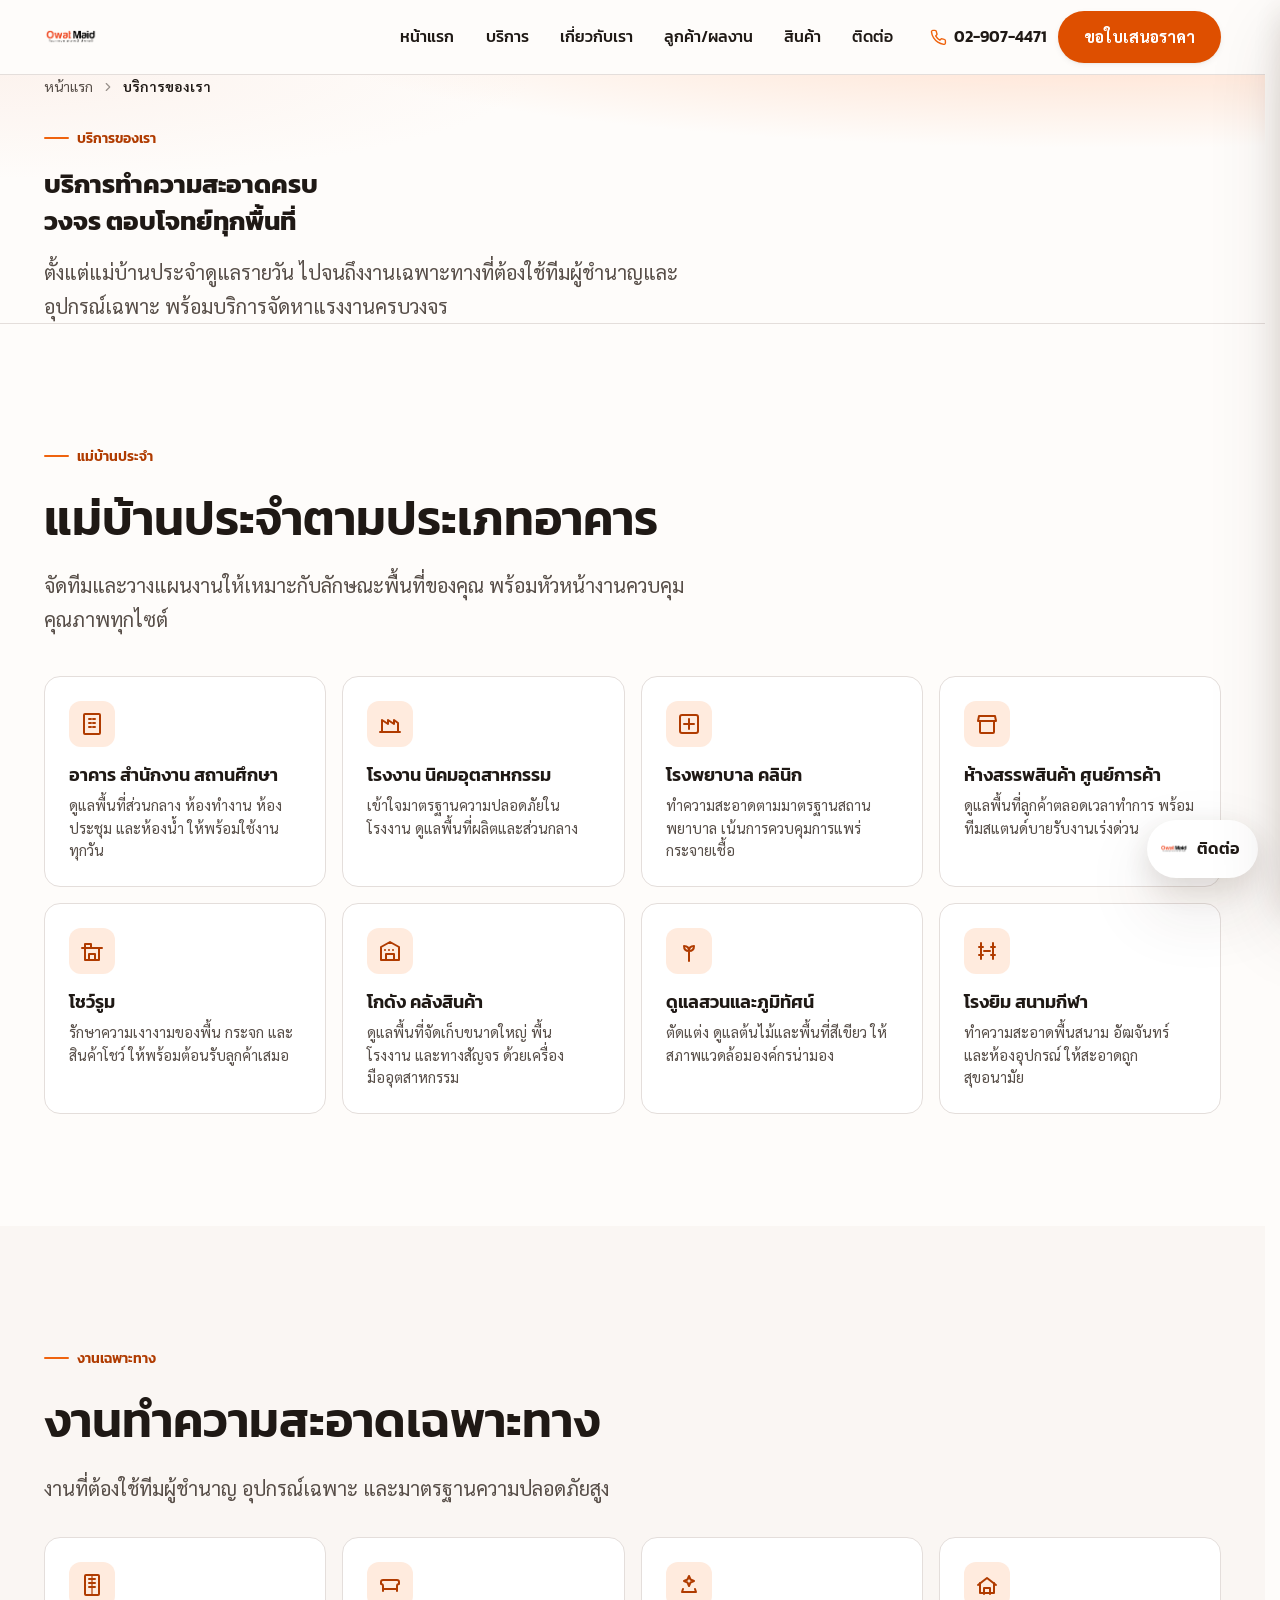
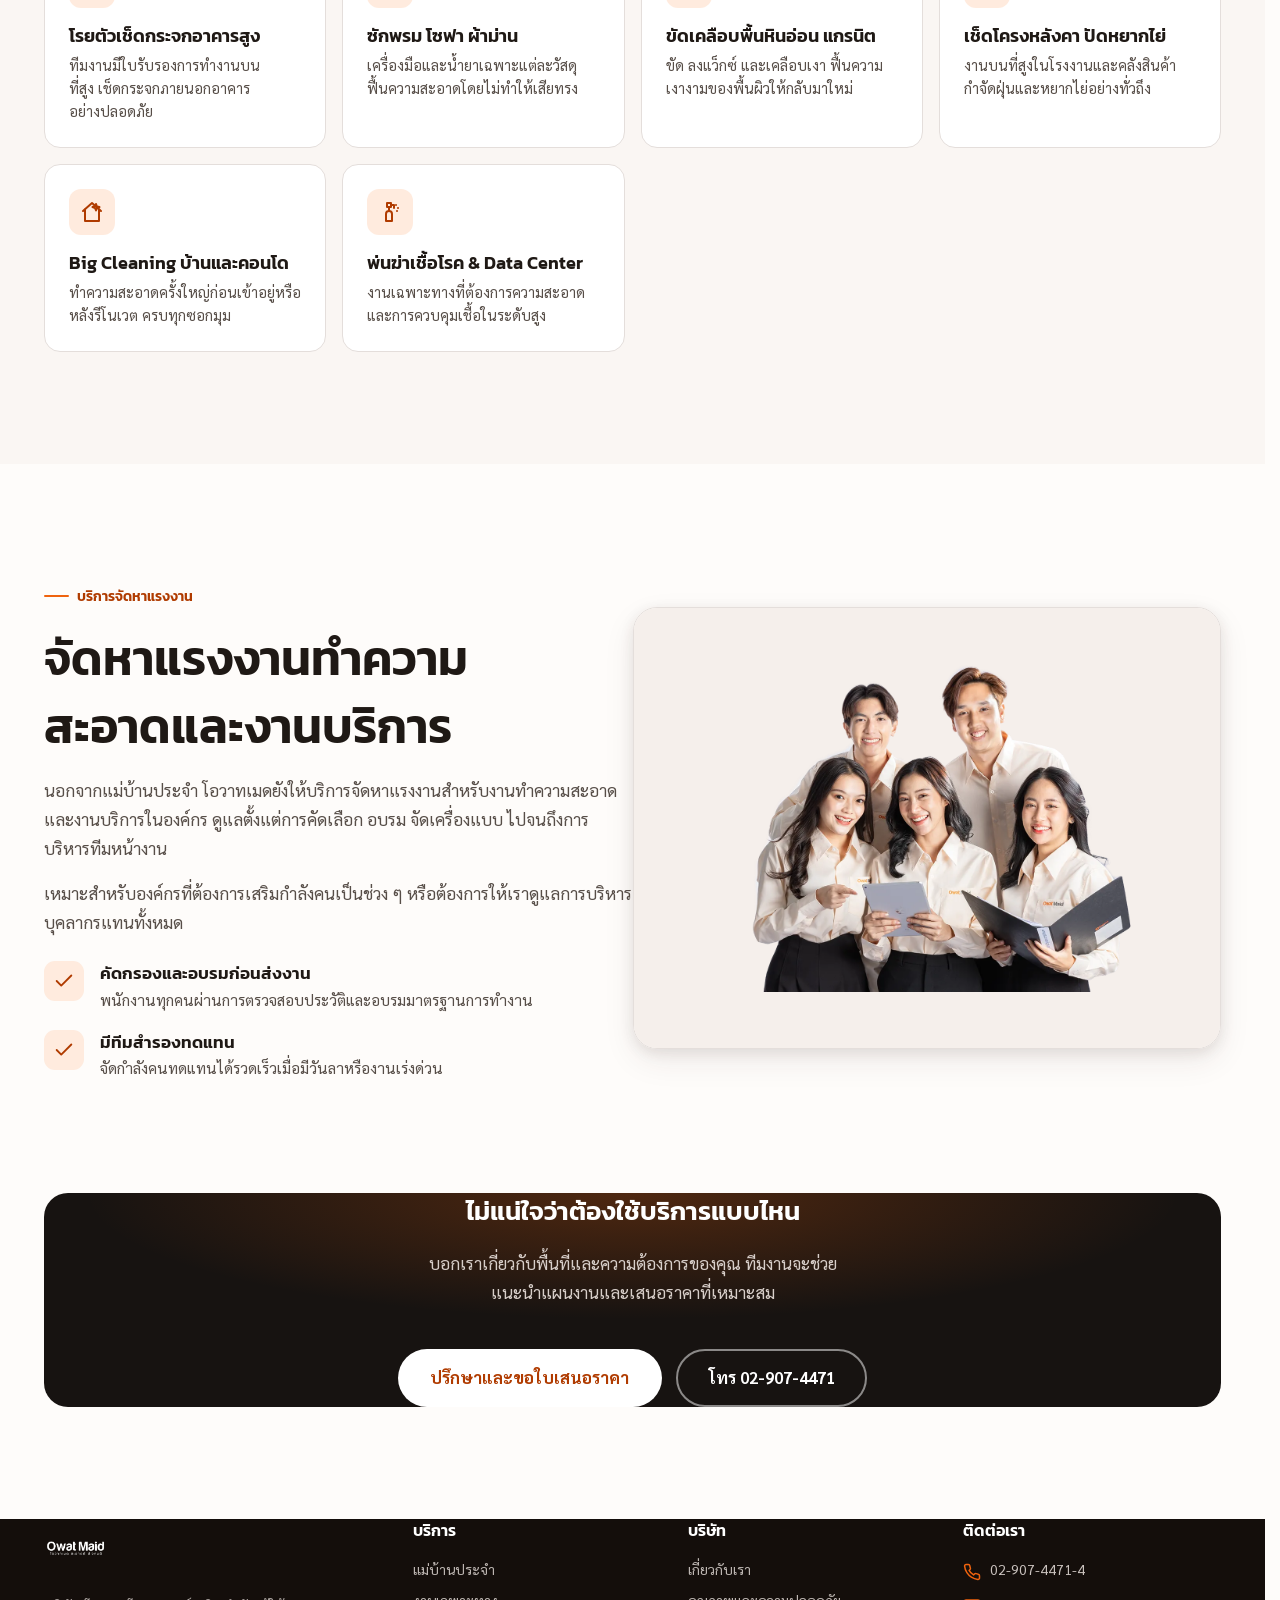
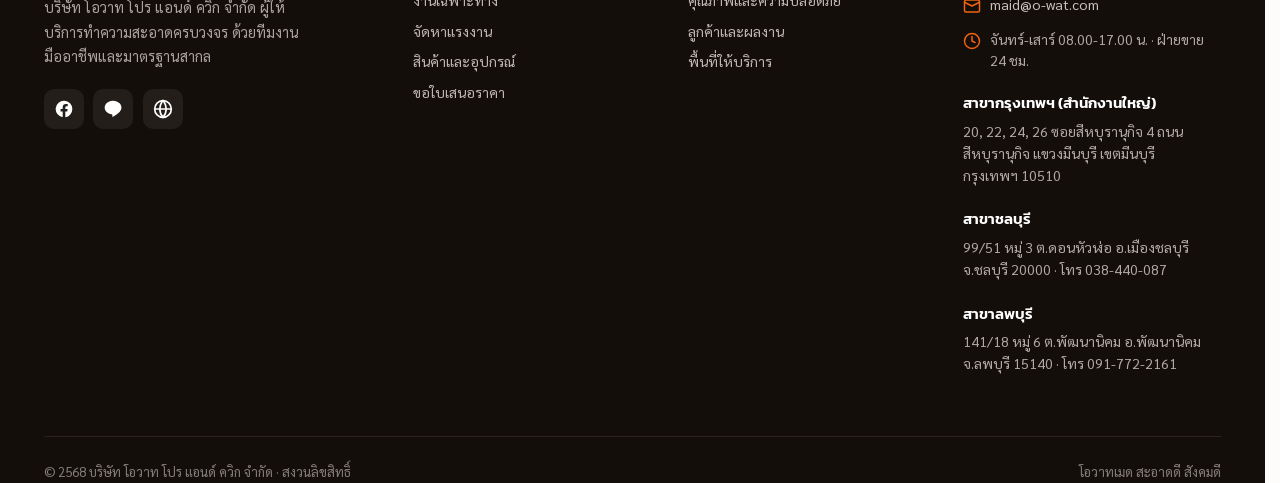
<file: services.html>
<!DOCTYPE html>
<html lang="th">
<head>
<meta charset="UTF-8">
<meta name="viewport" content="width=device-width, initial-scale=1">
<title>บริการของเรา | Owat Maid — แม่บ้านประจำ งานเฉพาะทาง จัดหาแรงงาน</title>
<meta name="description" content="บริการทำความสะอาดครบวงจรจากโอวาทเมด: แม่บ้านประจำอาคาร โรงงาน โรงพยาบาล ห้าง และงานเฉพาะทาง เช็ดกระจกอาคารสูง ซักพรม ขัดพื้น พ่นฆ่าเชื้อ พร้อมบริการจัดหาแรงงาน">
<link rel="icon" type="image/png" href="assets/logo.png">
<link rel="preconnect" href="https://fonts.googleapis.com">
<link rel="preconnect" href="https://fonts.gstatic.com" crossorigin>
<link href="https://fonts.googleapis.com/css2?family=Kanit:wght@400;500;600;700&family=Sarabun:wght@400;500;600;700&display=swap" rel="stylesheet">
<link rel="stylesheet" href="assets/styles.css">
<script src="assets/site.js" defer></script>
</head>
<body data-page="services">
<a class="skip" href="#main">ข้ามไปยังเนื้อหาหลัก</a>
<main id="main">

<section class="page-hero">
  <div class="wrap">
    <nav class="crumb" aria-label="เส้นทาง"><a href="index.html">หน้าแรก</a><svg viewBox="0 0 24 24" fill="none" stroke="currentColor" stroke-width="2" stroke-linecap="round" stroke-linejoin="round"><path d="m9 18 6-6-6-6"/></svg><b>บริการของเรา</b></nav>
    <span class="eyebrow" data-reveal>บริการของเรา</span>
    <h1 data-reveal>บริการทำความสะอาดครบวงจร ตอบโจทย์ทุกพื้นที่</h1>
    <p class="lede" data-reveal>ตั้งแต่แม่บ้านประจำดูแลรายวัน ไปจนถึงงานเฉพาะทางที่ต้องใช้ทีมผู้ชำนาญและอุปกรณ์เฉพาะ พร้อมบริการจัดหาแรงงานครบวงจร</p>
  </div>
</section>

<!-- แม่บ้านประจำ -->
<section class="section" id="maid">
  <div class="wrap">
    <div data-reveal><span class="eyebrow">แม่บ้านประจำ</span><h2 class="h-sec">แม่บ้านประจำตามประเภทอาคาร</h2><p class="lede">จัดทีมและวางแผนงานให้เหมาะกับลักษณะพื้นที่ของคุณ พร้อมหัวหน้างานควบคุมคุณภาพทุกไซต์</p></div>
    <div class="svc-grid" data-reveal-stagger style="margin-top:2.5rem">
      <article class="svc"><span class="ic"><svg viewBox="0 0 24 24" fill="none" stroke="currentColor" stroke-width="2" stroke-linecap="round" stroke-linejoin="round"><rect x="4" y="2" width="16" height="20" rx="1"/><path d="M9 7h2M13 7h2M9 11h2M13 11h2M9 15h2M13 15h2"/></svg></span><h3>อาคาร สำนักงาน สถานศึกษา</h3><p>ดูแลพื้นที่ส่วนกลาง ห้องทำงาน ห้องประชุม และห้องน้ำ ให้พร้อมใช้งานทุกวัน</p></article>
      <article class="svc"><span class="ic"><svg viewBox="0 0 24 24" fill="none" stroke="currentColor" stroke-width="2" stroke-linecap="round" stroke-linejoin="round"><path d="M2 20h20M4 20V8l6 4V8l6 4V8l4 3v9"/></svg></span><h3>โรงงาน นิคมอุตสาหกรรม</h3><p>เข้าใจมาตรฐานความปลอดภัยในโรงงาน ดูแลพื้นที่ผลิตและส่วนกลาง</p></article>
      <article class="svc"><span class="ic"><svg viewBox="0 0 24 24" fill="none" stroke="currentColor" stroke-width="2" stroke-linecap="round" stroke-linejoin="round"><rect x="3" y="3" width="18" height="18" rx="2"/><path d="M12 7v10M7 12h10"/></svg></span><h3>โรงพยาบาล คลินิก</h3><p>ทำความสะอาดตามมาตรฐานสถานพยาบาล เน้นการควบคุมการแพร่กระจายเชื้อ</p></article>
      <article class="svc"><span class="ic"><svg viewBox="0 0 24 24" fill="none" stroke="currentColor" stroke-width="2" stroke-linecap="round" stroke-linejoin="round"><path d="M3 9l1-5h16l1 5M5 9v11a1 1 0 0 0 1 1h12a1 1 0 0 0 1-1V9M3 9h18"/></svg></span><h3>ห้างสรรพสินค้า ศูนย์การค้า</h3><p>ดูแลพื้นที่ลูกค้าตลอดเวลาทำการ พร้อมทีมสแตนด์บายรับงานเร่งด่วน</p></article>
      <article class="svc"><span class="ic"><svg viewBox="0 0 24 24" fill="none" stroke="currentColor" stroke-width="2" stroke-linecap="round" stroke-linejoin="round"><path d="M2 9h20M5 9V5h6v4M5 9v12h14V9M9 21v-6h6v6"/></svg></span><h3>โชว์รูม</h3><p>รักษาความเงางามของพื้น กระจก และสินค้าโชว์ ให้พร้อมต้อนรับลูกค้าเสมอ</p></article>
      <article class="svc"><span class="ic"><svg viewBox="0 0 24 24" fill="none" stroke="currentColor" stroke-width="2" stroke-linecap="round" stroke-linejoin="round"><path d="M3 21V8l9-5 9 5v13M3 21h18M8 21v-6h8v6M7 11h.01M11 11h.01M15 11h.01"/></svg></span><h3>โกดัง คลังสินค้า</h3><p>ดูแลพื้นที่จัดเก็บขนาดใหญ่ พื้นโรงงาน และทางสัญจร ด้วยเครื่องมืออุตสาหกรรม</p></article>
      <article class="svc"><span class="ic"><svg viewBox="0 0 24 24" fill="none" stroke="currentColor" stroke-width="2" stroke-linecap="round" stroke-linejoin="round"><path d="M12 22V12M12 12c0-3 2-5 5-5 0 3-2 5-5 5zM12 12c0-3-2-5-5-5 0 3 2 5 5 5z"/></svg></span><h3>ดูแลสวนและภูมิทัศน์</h3><p>ตัดแต่ง ดูแลต้นไม้และพื้นที่สีเขียว ให้สภาพแวดล้อมองค์กรน่ามอง</p></article>
      <article class="svc"><span class="ic"><svg viewBox="0 0 24 24" fill="none" stroke="currentColor" stroke-width="2" stroke-linecap="round" stroke-linejoin="round"><path d="M6 4v16M18 4v16M4 8h4M16 8h4M4 16h4M16 16h4M9 12h6"/></svg></span><h3>โรงยิม สนามกีฬา</h3><p>ทำความสะอาดพื้นสนาม อัฒจันทร์ และห้องอุปกรณ์ ให้สะอาดถูกสุขอนามัย</p></article>
    </div>
  </div>
</section>

<!-- งานเฉพาะทาง -->
<section class="section" id="special" style="background:var(--surface)">
  <div class="wrap">
    <div data-reveal><span class="eyebrow">งานเฉพาะทาง</span><h2 class="h-sec">งานทำความสะอาดเฉพาะทาง</h2><p class="lede">งานที่ต้องใช้ทีมผู้ชำนาญ อุปกรณ์เฉพาะ และมาตรฐานความปลอดภัยสูง</p></div>
    <div class="svc-grid" data-reveal-stagger style="margin-top:2rem">
      <article class="svc"><span class="ic"><svg viewBox="0 0 24 24" fill="none" stroke="currentColor" stroke-width="2" stroke-linecap="round" stroke-linejoin="round"><rect x="5" y="2" width="14" height="20" rx="1"/><path d="M9 6h6M9 10h6M9 14h6"/><path d="M12 2v20" stroke-width="1.2"/></svg></span><h3>โรยตัวเช็ดกระจกอาคารสูง</h3><p>ทีมงานมีใบรับรองการทำงานบนที่สูง เช็ดกระจกภายนอกอาคารอย่างปลอดภัย</p></article>
      <article class="svc"><span class="ic"><svg viewBox="0 0 24 24" fill="none" stroke="currentColor" stroke-width="2" stroke-linecap="round" stroke-linejoin="round"><path d="M3 11V9a2 2 0 0 1 2-2h14a2 2 0 0 1 2 2v2M3 11a2 2 0 0 1 2 2v3h14v-3a2 2 0 0 1 2-2M5 16v2M19 16v2"/></svg></span><h3>ซักพรม โซฟา ผ้าม่าน</h3><p>เครื่องมือและน้ำยาเฉพาะแต่ละวัสดุ ฟื้นความสะอาดโดยไม่ทำให้เสียทรง</p></article>
      <article class="svc"><span class="ic"><svg viewBox="0 0 24 24" fill="none" stroke="currentColor" stroke-width="2" stroke-linecap="round" stroke-linejoin="round"><path d="M12 3l1.5 3.5L17 8l-3.5 1.5L12 13l-1.5-3.5L7 8l3.5-1.5z"/><path d="M5 19h14M6 16l-1 3M18 16l1 3"/></svg></span><h3>ขัดเคลือบพื้นหินอ่อน แกรนิต</h3><p>ขัด ลงแว็กซ์ และเคลือบเงา ฟื้นความเงางามของพื้นผิวให้กลับมาใหม่</p></article>
      <article class="svc"><span class="ic"><svg viewBox="0 0 24 24" fill="none" stroke="currentColor" stroke-width="2" stroke-linecap="round" stroke-linejoin="round"><path d="M3 12l9-7 9 7"/><path d="M5 10v10h14V10"/><path d="M9 21v-6h6v6"/></svg></span><h3>เช็ดโครงหลังคา ปัดหยากไย่</h3><p>งานบนที่สูงในโรงงานและคลังสินค้า กำจัดฝุ่นและหยากไย่อย่างทั่วถึง</p></article>
      <article class="svc"><span class="ic"><svg viewBox="0 0 24 24" fill="none" stroke="currentColor" stroke-width="2" stroke-linecap="round" stroke-linejoin="round"><path d="M3 11l9-8 9 8"/><path d="M5 9.5V21h14V9.5"/><path d="M16 4l1 2.5L19.5 7 17 8l-1 2.5L15 8l-2.5-1L15 6z"/></svg></span><h3>Big Cleaning บ้านและคอนโด</h3><p>ทำความสะอาดครั้งใหญ่ก่อนเข้าอยู่หรือหลังรีโนเวต ครบทุกซอกมุม</p></article>
      <article class="svc"><span class="ic"><svg viewBox="0 0 24 24" fill="none" stroke="currentColor" stroke-width="2" stroke-linecap="round" stroke-linejoin="round"><path d="M9 3h4v4H9zM13 5h3v3M11 7v4a3 3 0 0 0-3 3v7h6v-7a3 3 0 0 0-3-3z"/><path d="M18 5h.01M20 8h.01M19 11h.01"/></svg></span><h3>พ่นฆ่าเชื้อโรค &amp; Data Center</h3><p>งานเฉพาะทางที่ต้องการความสะอาดและการควบคุมเชื้อในระดับสูง</p></article>
    </div>
  </div>
</section>

<!-- จัดหาแรงงาน -->
<section class="section" id="labor">
  <div class="wrap split media-right">
    <div data-reveal>
      <span class="eyebrow">บริการจัดหาแรงงาน</span>
      <h2 class="h-sec" style="font-size:clamp(1.6rem,1.3rem+1.6vw,2.4rem)">จัดหาแรงงานทำความสะอาดและงานบริการ</h2>
      <div class="prose" style="margin-top:1rem">
        <p>นอกจากแม่บ้านประจำ โอวาทเมดยังให้บริการจัดหาแรงงานสำหรับงานทำความสะอาดและงานบริการในองค์กร ดูแลตั้งแต่การคัดเลือก อบรม จัดเครื่องแบบ ไปจนถึงการบริหารทีมหน้างาน</p>
        <p>เหมาะสำหรับองค์กรที่ต้องการเสริมกำลังคนเป็นช่วง ๆ หรือต้องการให้เราดูแลการบริหารบุคลากรแทนทั้งหมด</p>
      </div>
      <ul class="qual-list" data-reveal-stagger style="margin-top:1.5rem">
        <li class="qual"><span class="n"><svg viewBox="0 0 24 24" fill="none" stroke="currentColor" stroke-width="2" stroke-linecap="round" stroke-linejoin="round"><path d="M20 6 9 17l-5-5"/></svg></span><div><h3>คัดกรองและอบรมก่อนส่งงาน</h3><p>พนักงานทุกคนผ่านการตรวจสอบประวัติและอบรมมาตรฐานการทำงาน</p></div></li>
        <li class="qual"><span class="n"><svg viewBox="0 0 24 24" fill="none" stroke="currentColor" stroke-width="2" stroke-linecap="round" stroke-linejoin="round"><path d="M20 6 9 17l-5-5"/></svg></span><div><h3>มีทีมสำรองทดแทน</h3><p>จัดกำลังคนทดแทนได้รวดเร็วเมื่อมีวันลาหรืองานเร่งด่วน</p></div></li>
      </ul>
    </div>
    <div class="media" data-reveal><img src="assets/team.webp" alt="ทีมงานและแรงงานบริการของโอวาทเมดในเครื่องแบบ" loading="lazy" style="object-fit:contain; background:var(--surface-2)"></div>
  </div>
</section>

<section class="section" style="padding-top:0">
  <div class="wrap"><div class="cta-band" data-reveal>
    <h2>ไม่แน่ใจว่าต้องใช้บริการแบบไหน</h2>
    <p>บอกเราเกี่ยวกับพื้นที่และความต้องการของคุณ ทีมงานจะช่วยแนะนำแผนงานและเสนอราคาที่เหมาะสม</p>
    <div class="btns"><a class="btn btn-light btn-lg" href="contact.html">ปรึกษาและขอใบเสนอราคา</a><a class="btn btn-outline-light btn-lg" href="tel:029074471">โทร 02-907-4471</a></div>
  </div></div>
</section>

</main>
</body>
</html>
</file>
<file: assets/styles.css>
/* ============ Tokens ============ */
:root{
  --bg: oklch(0.992 0.003 60);
  --surface: oklch(0.975 0.006 55);
  --surface-2: oklch(0.955 0.009 55);
  --ink: oklch(0.22 0.012 55);
  --ink-2: oklch(0.43 0.015 55);
  --ink-3: oklch(0.55 0.014 55);
  --brand: oklch(0.668 0.19 44);          /* ส้มแท้ #EF630E — hero block / pill / decorative */
  --brand-press: oklch(0.615 0.195 43);   /* ปุ่ม — ส้มสด #DE4F00 (white text ~4:1) */
  --brand-deep: oklch(0.515 0.165 42);    /* link / eyebrow / accent — ส้มเข้ม #B03B00 อ่านง่าย */
  --brand-tint: oklch(0.955 0.032 50);
  --brand-tint-2: oklch(0.925 0.058 46);
  --steel: oklch(0.19 0.008 50);         /* near-black dark band */
  --steel-2: oklch(0.255 0.01 50);
  --steel-line: oklch(0.35 0.012 50);
  --ok: oklch(0.55 0.12 155);
  --ok-tint: oklch(0.95 0.04 155);
  --line: oklch(0.905 0.008 55);
  --line-2: oklch(0.85 0.01 55);
  --shadow-sm: 0 1px 2px oklch(0.3 0.02 55 / .06), 0 2px 6px oklch(0.3 0.02 55 / .05);
  --shadow-md: 0 4px 14px oklch(0.3 0.03 50 / .10), 0 12px 32px oklch(0.3 0.03 50 / .08);
  --shadow-lg: 0 10px 30px oklch(0.3 0.04 45 / .14), 0 30px 70px oklch(0.3 0.04 45 / .12);
  --r-sm: 10px; --r: 16px; --r-lg: 24px; --r-xl: 32px;
  --maxw: 1180px;
  --ease: cubic-bezier(.2,.7,.2,1);
  --ease-out: cubic-bezier(.16,1,.3,1);
  /* z-scale */
  --z-sticky: 100; --z-nav: 200; --z-backdrop: 300; --z-drawer: 310; --z-top: 400;
}
*,*::before,*::after{box-sizing:border-box}
html{scroll-behavior:smooth; scrollbar-gutter:stable}
html:focus-within{scroll-padding-top:92px}
body{
  margin:0; background:var(--bg); color:var(--ink);
  font-family:"Sarabun",system-ui,-apple-system,"Segoe UI",sans-serif;
  font-size:clamp(1rem,0.97rem + 0.18vw,1.0625rem); line-height:1.7;
  -webkit-font-smoothing:antialiased; text-rendering:optimizeLegibility;
  overflow-x:hidden;
}
h1,h2,h3,h4{font-family:"Kanit",sans-serif; font-weight:600; line-height:1.42; margin:0;
  letter-spacing:normal; text-wrap:balance; color:var(--ink)}
p{margin:0; text-wrap:pretty; max-width:68ch}
a{color:var(--brand-deep); text-decoration:none}
a:hover{text-decoration:underline; text-underline-offset:3px}
img{display:block; max-width:100%; height:auto}
ul{margin:0; padding:0; list-style:none}
:focus-visible{outline:3px solid var(--brand); outline-offset:3px; border-radius:6px}

/* ============ Layout ============ */
.wrap{width:min(var(--maxw),92vw); margin-inline:auto}
.section{padding:clamp(3.5rem,3rem + 5vw,7rem) 0}
.eyebrow{font-family:"Kanit",sans-serif; font-weight:600; font-size:0.9rem; color:var(--brand-deep);
  display:inline-flex; align-items:center; gap:.5rem; margin-bottom:1rem}
.eyebrow::before{content:""; width:1.6rem; height:2px; background:var(--brand); border-radius:2px}
.h-sec{font-size:clamp(1.8rem,1.4rem + 2.2vw,3rem)}
.lede{color:var(--ink-2); font-size:clamp(1.05rem,1rem + 0.4vw,1.25rem); margin-top:1rem; max-width:60ch}
.skip{position:absolute; left:1rem; top:-100px; background:var(--ink); color:#fff; padding:.7rem 1.1rem;
  border-radius:8px; z-index:var(--z-top); transition:top .2s}
.skip:focus{top:1rem; text-decoration:none}

/* ============ Buttons ============ */
.btn{display:inline-flex; align-items:center; justify-content:center; gap:.55rem;
  font-family:"Sarabun",sans-serif; font-weight:700; font-size:1rem; line-height:1.15;
  padding:.95rem 1.5rem; border-radius:999px; border:2px solid transparent; cursor:pointer;
  transition:transform .18s var(--ease), box-shadow .25s var(--ease), background .2s, color .2s, border-color .2s;
  white-space:nowrap}
.btn svg{width:1.15em; height:1.15em}
.btn-primary{background:var(--brand-press); color:#fff; box-shadow:var(--shadow-sm)}
.btn-primary:hover{background:oklch(0.555 0.185 42); transform:translateY(-2px); box-shadow:var(--shadow-md); text-decoration:none}
.btn-ghost{background:#fff; color:var(--ink); border-color:var(--line-2)}
.btn-ghost:hover{border-color:var(--brand); color:var(--brand-deep); transform:translateY(-2px); text-decoration:none}
.btn-light{background:#fff; color:var(--brand-deep)}
.btn-light:hover{transform:translateY(-2px); box-shadow:var(--shadow-md); text-decoration:none}
.btn-outline-light{background:transparent; color:#fff; border-color:oklch(1 0 0 / .5)}
.btn-outline-light:hover{background:oklch(1 0 0 / .12); border-color:#fff; text-decoration:none}
.btn-lg{padding:1.1rem 1.9rem; font-size:1.05rem}

/* ============ Header ============ */
.header{position:sticky; top:0; z-index:var(--z-nav); background:oklch(0.992 0.003 60 / .9);
  backdrop-filter:blur(14px) saturate(1.4); border-bottom:1px solid var(--line);
  transition:box-shadow .25s ease; will-change:box-shadow}
.header.scrolled{box-shadow:var(--shadow-sm)}
.nav{display:flex; align-items:center; gap:1.5rem; height:74px}
.brand{display:flex; align-items:center; gap:.6rem; margin-right:auto; flex-shrink:0}
.brand img{height:50px; width:auto}
.brand .tag{font-size:.72rem; color:var(--ink-3); line-height:1.1; font-weight:500}
.brand b{font-family:"Kanit",sans-serif}
.nav-links{display:flex; align-items:center; gap:.35rem}
.nav-links a{font-family:"Kanit",sans-serif; font-weight:500; font-size:.97rem; color:var(--ink);
  padding:.55rem .8rem; border-radius:10px; transition:background .2s, color .2s}
.nav-links a:hover{background:var(--brand-tint); color:var(--brand-deep); text-decoration:none}
.nav-cta{display:flex; align-items:center; gap:.7rem; flex-shrink:0}
.nav-tel{display:inline-flex; align-items:center; gap:.45rem; font-family:"Kanit",sans-serif; font-weight:600;
  color:var(--ink); font-size:.97rem}
.nav-tel svg{width:1.05rem; height:1.05rem; color:var(--brand)}
.nav-tel:hover{color:var(--brand-deep); text-decoration:none}
.burger{display:none; background:none; border:1.5px solid var(--line-2); border-radius:10px; width:44px; height:44px;
  cursor:pointer; padding:0; align-items:center; justify-content:center}
.burger svg{width:24px; height:24px}

/* ============ Hero ============ */
.hero{position:relative; overflow:clip; background:
  radial-gradient(120% 90% at 88% -10%, var(--brand-tint-2), transparent 55%),
  radial-gradient(80% 70% at 0% 0%, oklch(0.97 0.012 50), transparent 60%);
  border-bottom:1px solid var(--line)}
.hero-grid{display:grid; grid-template-columns:1.05fr .95fr; gap:clamp(1.5rem,1rem + 3vw,4rem); align-items:center;
  padding:clamp(2.5rem,2rem + 4vw,5rem) 0 clamp(2rem,1.5rem + 3vw,4rem)}
.hero h1{font-size:clamp(2.1rem,1.5rem + 3.4vw,4rem); font-weight:700; letter-spacing:normal; line-height:1.32}
.hero h1 .accent{color:var(--brand-press)}
.hero .lede{font-size:clamp(1.08rem,1rem + 0.5vw,1.3rem); max-width:46ch}
.hero-pill{display:inline-flex; align-items:center; gap:.6rem; background:#fff; border:1px solid var(--line);
  padding:.45rem .5rem .45rem .9rem; border-radius:999px; font-size:.9rem; font-weight:500; color:var(--ink-2);
  box-shadow:var(--shadow-sm); margin-bottom:1.5rem}
.hero-pill b{color:var(--ink); font-family:"Kanit",sans-serif; font-weight:600}
.hero-pill .yr{background:var(--brand); color:#fff; font-family:"Kanit",sans-serif; font-weight:600;
  padding:.2rem .65rem; border-radius:999px; font-size:.82rem}
.hero-cta{display:flex; gap:.9rem; flex-wrap:wrap; margin-top:2rem}
.hero-stats{display:flex; gap:clamp(1rem,2.5vw,2.5rem); margin-top:2.6rem; flex-wrap:wrap}
.hero-stats .st b{font-family:"Kanit",sans-serif; font-weight:700; font-size:clamp(1.5rem,1.2rem + 1.2vw,2.1rem);
  color:var(--ink); display:block; line-height:1}
.hero-stats .st span{font-size:.9rem; color:var(--ink-2)}
.hero-art{position:relative}
.hero-art .stage{position:relative; aspect-ratio:1/1; border-radius:var(--r-xl);
  background:linear-gradient(160deg, var(--brand) 0%, oklch(0.58 0.19 32) 100%);
  box-shadow:var(--shadow-lg); overflow:hidden}
.hero-art .stage::after{content:""; position:absolute; inset:0;
  background:radial-gradient(70% 50% at 50% 120%, oklch(0 0 0 / .22), transparent 70%)}
.hero-art .team{position:absolute; left:50%; bottom:0; translate:-50% 0; width:108%; max-width:none; z-index:2;
  filter:drop-shadow(0 18px 30px oklch(0.2 0.04 40 / .35))}
.hero-art .dots{position:absolute; inset:0; opacity:.5; z-index:1;
  background-image:radial-gradient(oklch(1 0 0 / .35) 1.4px, transparent 1.4px); background-size:22px 22px}
.float-card{position:absolute; background:#fff; border-radius:var(--r); box-shadow:var(--shadow-md);
  padding:.85rem 1rem; display:flex; align-items:center; gap:.7rem; z-index:3; border:1px solid var(--line)}
.float-card .ic{width:38px; height:38px; border-radius:10px; display:grid; place-items:center; flex-shrink:0}
.float-card b{font-family:"Kanit",sans-serif; font-weight:600; font-size:.95rem; display:block; line-height:1.2}
.float-card span{font-size:.8rem; color:var(--ink-2)}
.fc-1{top:6%; left:-4%}
.fc-1 .ic{background:var(--ok-tint); color:var(--ok)}
.fc-2{bottom:9%; right:-5%}
.fc-2 .ic{background:var(--brand-tint-2); color:var(--brand-deep)}

/* ============ Marquee certs ============ */
.certbar{background:var(--steel); color:#fff; padding:1.4rem 0; overflow:hidden}
.certbar .wrap{display:flex; align-items:center; gap:1.5rem; flex-wrap:wrap; justify-content:center}
.cert-chip{display:inline-flex; align-items:center; gap:.6rem; font-weight:500; font-size:.95rem;
  color:oklch(0.92 0.01 50)}
.cert-chip svg{width:1.4rem; height:1.4rem; color:var(--brand); flex-shrink:0}
.cert-chip b{font-family:"Kanit",sans-serif; color:#fff; font-weight:600}
.cert-sep{width:1px; height:24px; background:var(--steel-line)}

/* ============ Services directory ============ */
.svc-head{display:flex; justify-content:space-between; align-items:end; gap:2rem; flex-wrap:wrap; margin-bottom:2.5rem}
.svc-tabs{display:inline-flex; background:var(--surface); border:1px solid var(--line); border-radius:999px; padding:.3rem}
.svc-tabs button{font-family:"Kanit",sans-serif; font-weight:500; font-size:.95rem; color:var(--ink-2);
  background:none; border:none; padding:.6rem 1.15rem; border-radius:999px; cursor:pointer; transition:.2s}
.svc-tabs button[aria-selected="true"]{background:#fff; color:var(--brand-deep); box-shadow:var(--shadow-sm)}
.svc-grid{display:grid; grid-template-columns:repeat(auto-fill,minmax(250px,1fr)); gap:1rem}
.svc{position:relative; background:#fff; border:1px solid var(--line); border-radius:var(--r); padding:1.5rem;
  transition:transform .25s var(--ease), box-shadow .25s var(--ease), border-color .25s}
.svc:hover{transform:translateY(-4px); box-shadow:var(--shadow-md); border-color:var(--brand-tint-2)}
.svc .ic{width:46px; height:46px; border-radius:12px; background:var(--brand-tint); color:var(--brand-deep);
  display:grid; place-items:center; margin-bottom:1rem}
.svc .ic svg{width:24px; height:24px}
.svc h3{font-size:1.1rem; font-weight:600; margin-bottom:.35rem}
.svc p{font-size:.92rem; color:var(--ink-2); line-height:1.55}
.svc-grid [hidden]{display:none}

/* feature services (specialized) — image cards */
.feat-grid{display:grid; grid-template-columns:repeat(auto-fit,minmax(220px,1fr)); gap:1rem; margin-top:1rem}
.feat{position:relative; border-radius:var(--r); overflow:hidden; aspect-ratio:4/3; box-shadow:var(--shadow-sm);
  border:1px solid var(--line)}
.feat img{width:100%; height:100%; object-fit:cover; transition:transform .5s var(--ease)}
.feat:hover img{transform:scale(1.06)}
.feat figcaption{position:absolute; inset:auto 0 0 0; padding:1.4rem 1rem .9rem; color:#fff;
  font-family:"Kanit",sans-serif; font-weight:600;
  background:linear-gradient(to top, oklch(0.18 0.02 40 / .88), transparent)}
.feat figcaption span{display:block; font-family:"Sarabun"; font-weight:400; font-size:.82rem; opacity:.9; margin-top:.15rem}

/* ============ Reliability / Safety (dark) ============ */
.safety{background:var(--steel); color:#fff; position:relative; overflow:hidden}
.safety::before{content:""; position:absolute; inset:0; opacity:.5;
  background:radial-gradient(60% 50% at 85% 0%, oklch(0.668 0.19 44 / .25), transparent 60%)}
.safety .wrap{position:relative}
.safety .eyebrow{color:oklch(0.8 0.1 45)}
.safety .eyebrow::before{background:var(--brand)}
.safety h2{color:#fff}
.safety .lede{color:oklch(0.86 0.012 50)}
.safety-grid{display:grid; grid-template-columns:repeat(auto-fit,minmax(230px,1fr)); gap:1.1rem; margin-top:2.8rem}
.scard{background:var(--steel-2); border:1px solid var(--steel-line); border-radius:var(--r); padding:1.6rem}
.scard .ic{width:48px; height:48px; border-radius:12px; background:oklch(0.668 0.19 44 / .18); color:var(--brand);
  display:grid; place-items:center; margin-bottom:1rem}
.scard .ic svg{width:26px; height:26px}
.scard h3{color:#fff; font-size:1.12rem; margin-bottom:.4rem}
.scard p{color:oklch(0.82 0.012 50); font-size:.92rem; line-height:1.55}
.safety-metrics{display:flex; gap:clamp(1.5rem,4vw,4rem); margin-top:3rem; flex-wrap:wrap;
  padding-top:2.5rem; border-top:1px solid var(--steel-line)}
.safety-metrics .m b{font-family:"Kanit"; font-weight:700; font-size:clamp(1.8rem,1.4rem + 1.5vw,2.6rem);
  color:#fff; display:block; line-height:1}
.safety-metrics .m b i{color:var(--brand); font-style:normal}
.safety-metrics .m span{color:oklch(0.8 0.012 50); font-size:.92rem}

/* ============ Team & qualifications ============ */
.team-grid{display:grid; grid-template-columns:.95fr 1.05fr; gap:clamp(2rem,1rem + 4vw,4.5rem); align-items:center}
.team-photo{position:relative; border-radius:var(--r-lg); overflow:hidden; background:var(--surface-2);
  border:1px solid var(--line); aspect-ratio:5/4; display:grid; place-items:end center; padding-top:1.5rem}
.team-photo img{width:96%; align-self:end}
.team-photo .badge{position:absolute; top:1.1rem; left:1.1rem; background:#fff; border-radius:14px;
  padding:.7rem .95rem; box-shadow:var(--shadow-md); display:flex; align-items:center; gap:.6rem}
.team-photo .badge img{width:40px; height:auto}
.team-photo .badge b{font-family:"Kanit"; font-weight:600; font-size:.9rem; line-height:1.1}
.team-photo .badge span{font-size:.76rem; color:var(--ink-2)}
.qual-list{display:grid; gap:1.1rem; margin-top:2rem}
.qual{display:flex; gap:1rem; align-items:flex-start}
.qual .n{flex-shrink:0; width:40px; height:40px; border-radius:11px; background:var(--brand-tint);
  color:var(--brand-deep); display:grid; place-items:center; font-family:"Kanit"; font-weight:700}
.qual .n svg{width:22px; height:22px}
.qual h3{font-size:1.08rem; margin-bottom:.2rem}
.qual p{font-size:.95rem; color:var(--ink-2); line-height:1.55}

/* ============ Portal preview ============ */
.portal{background:linear-gradient(180deg, var(--surface), var(--bg))}
.portal-grid{display:grid; grid-template-columns:.85fr 1.15fr; gap:clamp(2rem,1rem + 4vw,4rem); align-items:center}
.portal-feats{display:grid; gap:1.2rem; margin-top:2rem}
.pf{display:flex; gap:.9rem; align-items:flex-start}
.pf .ic{flex-shrink:0; width:38px; height:38px; border-radius:10px; background:#fff; border:1px solid var(--line);
  color:var(--brand-deep); display:grid; place-items:center}
.pf .ic svg{width:20px; height:20px}
.pf b{font-family:"Kanit"; font-weight:600}
.pf p{font-size:.92rem; color:var(--ink-2); margin-top:.1rem}
/* app mock */
.appwin{border-radius:var(--r-lg); background:#fff; box-shadow:var(--shadow-lg); border:1px solid var(--line);
  overflow:hidden}
.appbar{display:flex; align-items:center; gap:.5rem; padding:.8rem 1rem; background:var(--surface-2);
  border-bottom:1px solid var(--line)}
.appbar .dot{width:11px; height:11px; border-radius:50%}
.appbar .url{margin-left:.8rem; font-size:.8rem; color:var(--ink-3); background:#fff; border:1px solid var(--line);
  padding:.25rem .8rem; border-radius:999px; font-family:"Kanit"}
.appbody{display:grid; grid-template-columns:200px 1fr; min-height:430px}
.appside{background:var(--steel); padding:1.1rem .9rem; color:#fff}
.appside .logo{display:flex; align-items:center; gap:.5rem; padding:.3rem .5rem 1rem; font-family:"Kanit"; font-weight:700;
  color:#fff; font-size:1rem}
.appside .logo .o{color:var(--brand)}
.appnav{display:grid; gap:.15rem}
.appnav button{display:flex; align-items:center; gap:.7rem; width:100%; text-align:left; background:none; border:none;
  color:oklch(0.85 0.01 50); font-family:"Kanit"; font-weight:500; font-size:.9rem; padding:.6rem .7rem;
  border-radius:9px; cursor:pointer; transition:.18s}
.appnav button svg{width:18px; height:18px; opacity:.85}
.appnav button:hover{background:var(--steel-2); color:#fff}
.appnav button[aria-current="true"]{background:var(--brand); color:#fff}
.appmain{padding:1.4rem; background:var(--surface)}
.appmain h4{font-family:"Kanit"; font-size:1.15rem; margin-bottom:.2rem}
.appmain .sub{font-size:.82rem; color:var(--ink-2); margin-bottom:1.2rem}
.app-cards{display:grid; grid-template-columns:repeat(2,1fr); gap:.8rem}
.acard{background:#fff; border:1px solid var(--line); border-radius:14px; padding:1rem}
.acard.live{grid-column:1/-1; display:flex; align-items:center; gap:1rem;
  background:linear-gradient(120deg,#fff, var(--brand-tint)); border-color:var(--brand-tint-2)}
.acard.live .av{width:46px; height:46px; border-radius:12px; background:var(--brand); color:#fff;
  display:grid; place-items:center; font-family:"Kanit"; font-weight:700; flex-shrink:0}
.acard .lbl{font-size:.76rem; color:var(--ink-2)}
.acard .val{font-family:"Kanit"; font-weight:700; font-size:1.35rem; line-height:1.1}
.acard .val small{font-size:.8rem; font-weight:500; color:var(--ink-2)}
.chip{display:inline-flex; align-items:center; gap:.35rem; font-size:.74rem; font-weight:600; font-family:"Kanit";
  padding:.2rem .6rem; border-radius:999px}
.chip.ok{background:var(--ok-tint); color:oklch(0.4 0.1 155)}
.chip.warn{background:var(--brand-tint-2); color:var(--brand-deep)}
.app-rows{display:grid; gap:.55rem; margin-top:.9rem}
.arow{display:flex; align-items:center; gap:.8rem; background:#fff; border:1px solid var(--line);
  border-radius:11px; padding:.7rem .85rem; font-size:.85rem}
.arow .ico{width:30px; height:30px; border-radius:8px; background:var(--surface-2); display:grid; place-items:center;
  color:var(--brand-deep); flex-shrink:0}
.arow .ico svg{width:16px;height:16px}
.arow .t b{font-family:"Kanit"; font-weight:600; font-size:.88rem; display:block; line-height:1.2}
.arow .t span{font-size:.76rem; color:var(--ink-2)}
.arow .meta{margin-left:auto; text-align:right}
.bars{display:grid; gap:.6rem; margin-top:.4rem}
.bar{display:grid; grid-template-columns:90px 1fr 38px; align-items:center; gap:.7rem; font-size:.8rem}
.bar .track{height:8px; background:var(--surface-2); border-radius:999px; overflow:hidden}
.bar .fill{height:100%; background:var(--brand); border-radius:999px}
.appview{display:none}
.appview.active{display:block}

/* ============ Booking ============ */
.booking{background:var(--steel); color:#fff; position:relative; overflow:hidden}
.booking::before{content:""; position:absolute; right:-10%; top:-30%; width:480px; height:480px; border-radius:50%;
  background:radial-gradient(circle, oklch(0.668 0.19 44 / .28), transparent 65%)}
.book-grid{display:grid; grid-template-columns:.85fr 1.15fr; gap:clamp(2rem,1rem + 4vw,4rem); align-items:start;
  position:relative}
.booking h2{color:#fff}
.booking .lede{color:oklch(0.86 0.012 50)}
.book-aside .bpoint{display:flex; gap:.8rem; align-items:center; margin-top:1.3rem; color:oklch(0.9 0.01 50); font-size:.95rem}
.book-aside .bpoint svg{width:22px; height:22px; color:var(--brand); flex-shrink:0}
.book-call{margin-top:2rem; padding:1.2rem 1.3rem; background:var(--steel-2); border:1px solid var(--steel-line);
  border-radius:var(--r)}
.book-call span{font-size:.85rem; color:oklch(0.82 0.01 50)}
.book-call a{font-family:"Kanit"; font-weight:700; font-size:1.5rem; color:#fff; display:block; margin-top:.2rem}
.book-call a:hover{color:var(--brand); text-decoration:none}
.form{background:#fff; border-radius:var(--r-lg); padding:clamp(1.4rem,1rem + 2vw,2.2rem); color:var(--ink);
  box-shadow:var(--shadow-lg)}
.fgrid{display:grid; grid-template-columns:1fr 1fr; gap:1.1rem}
.field{display:flex; flex-direction:column; gap:.4rem}
.field.full{grid-column:1/-1}
.field label{font-family:"Kanit"; font-weight:600; font-size:.9rem}
.field label .req{color:var(--brand-deep)}
.field input,.field select,.field textarea{font-family:"Sarabun"; font-size:1rem; color:var(--ink);
  padding:.8rem .9rem; border:1.5px solid var(--line-2); border-radius:11px; background:var(--surface);
  transition:border-color .2s, box-shadow .2s; width:100%}
.field input::placeholder,.field textarea::placeholder{color:var(--ink-3)}
.field input:focus,.field select:focus,.field textarea:focus{outline:none; border-color:var(--brand);
  box-shadow:0 0 0 4px var(--brand-tint); background:#fff}
.field select{appearance:none; -webkit-appearance:none; -moz-appearance:none; padding-right:2.6rem; cursor:pointer;
  background-image:url("data:image/svg+xml;utf8,<svg xmlns='http://www.w3.org/2000/svg' width='20' height='20' viewBox='0 0 24 24' fill='none' stroke='%23804a32' stroke-width='2.2' stroke-linecap='round' stroke-linejoin='round'><path d='M6 9l6 6 6-6'/></svg>");
  background-repeat:no-repeat; background-position:right .95rem center}
.field textarea{resize:vertical; min-height:80px}
.consent{display:flex; gap:.6rem; align-items:flex-start; font-size:.85rem; color:var(--ink-2); margin-top:.3rem}
.consent input{width:20px; height:20px; margin-top:.15rem; accent-color:var(--brand-press); flex-shrink:0}
.form-note{font-size:.82rem; color:var(--ink-2); margin-top:.9rem; text-align:center}
.form-ok{display:none; text-align:center; padding:1rem}
.form-ok.show{display:block}
.form-ok .ic{width:64px; height:64px; border-radius:50%; background:var(--ok-tint); color:var(--ok);
  display:grid; place-items:center; margin:0 auto 1rem}
.form-ok .ic svg{width:34px; height:34px}

/* ============ Clients + coverage ============ */
.clients-band{background:#fff; border:1px solid var(--line); border-radius:var(--r-lg); padding:clamp(1.5rem,1rem+2vw,2.5rem);
  box-shadow:var(--shadow-sm); margin-top:2.5rem}
.clients-band img{margin:0 auto; opacity:.92; mix-blend-mode:multiply}
.cover-grid{display:grid; grid-template-columns:1fr 1fr; gap:clamp(2rem,1rem+4vw,4rem); align-items:center; margin-top:3rem}
.cover-map{border-radius:var(--r-lg); overflow:hidden; border:1px solid var(--line); box-shadow:var(--shadow-md)}
.area-tags{display:flex; flex-wrap:wrap; gap:.55rem; margin-top:1.5rem}
.area-tags span{background:var(--surface); border:1px solid var(--line); border-radius:999px; padding:.45rem .95rem;
  font-size:.9rem; font-weight:500; color:var(--ink-2)}
.area-tags span.eec{background:var(--brand-tint); color:var(--brand-deep); border-color:var(--brand-tint-2)}

/* ============ CSR strip ============ */
.csr{background:var(--brand); color:#fff; border-radius:var(--r-lg); padding:clamp(1.8rem,1.2rem+3vw,3rem);
  display:flex; align-items:center; gap:2rem; flex-wrap:wrap; margin-top:3rem; position:relative; overflow:hidden}
.csr::after{content:""; position:absolute; right:-60px; bottom:-60px; width:260px; height:260px; border-radius:50%;
  background:oklch(1 0 0 / .1)}
.csr .big{font-family:"Kanit"; font-weight:700; font-size:clamp(1.5rem,1.1rem+2vw,2.4rem); line-height:1.15; flex:1 1 320px;
  position:relative}
.csr p{color:oklch(0.99 0.01 50 / .92); flex:1 1 300px; position:relative}

/* ============ Footer ============ */
.footer{background:oklch(0.17 0.012 50); color:oklch(0.82 0.01 50); padding:clamp(3rem,2rem+3vw,4.5rem) 0 2rem}
.foot-grid{display:grid; grid-template-columns:1.4fr 1fr 1fr 1.1fr; gap:2.5rem}
.foot-brand img{height:60px; filter:brightness(0) invert(1); margin-bottom:1rem}
.foot-brand p{font-size:.9rem; color:oklch(0.72 0.01 50); max-width:34ch}
.foot-social{display:flex; gap:.6rem; margin-top:1.3rem}
.foot-social a{width:40px; height:40px; border-radius:10px; background:oklch(0.24 0.012 50); display:grid;
  place-items:center; color:#fff; transition:.2s}
.foot-social a:hover{background:var(--brand); transform:translateY(-2px)}
.foot-social svg{width:20px; height:20px}
.footer h4{color:#fff; font-size:1rem; margin-bottom:1.1rem; font-family:"Kanit"}
.footer .branch{margin-bottom:1.3rem}
.footer .branch b{color:#fff; font-family:"Kanit"; font-weight:600; font-size:.92rem; display:block; margin-bottom:.3rem}
.footer .branch p,.footer li{font-size:.88rem; line-height:1.55; color:oklch(0.74 0.01 50)}
.foot-links li{margin-bottom:.55rem}
.foot-links a{color:oklch(0.78 0.01 50)}
.foot-links a:hover{color:var(--brand)}
.foot-contact li{display:flex; gap:.6rem; align-items:flex-start; margin-bottom:.8rem}
.foot-contact svg{width:18px; height:18px; color:var(--brand); flex-shrink:0; margin-top:.2rem}
.foot-contact a{color:oklch(0.82 0.01 50)}
.foot-bottom{border-top:1px solid oklch(0.26 0.012 50); margin-top:2.5rem; padding-top:1.5rem;
  display:flex; justify-content:space-between; gap:1rem; flex-wrap:wrap; font-size:.82rem; color:oklch(0.6 0.01 50)}

/* back to top */
.totop{position:fixed; left:1.4rem; bottom:1.4rem; width:46px; height:46px; border-radius:50%; background:var(--ink);
  color:#fff; border:none; cursor:pointer; display:grid; place-items:center; box-shadow:var(--shadow-md);
  opacity:0; pointer-events:none; transform:translateY(12px); transition:.3s var(--ease); z-index:var(--z-sticky)}
.totop.show{opacity:1; pointer-events:auto; transform:none}
.totop:hover{background:var(--brand-press)}

/* floating contact button (logo) */
.cfab{position:fixed; right:1.4rem; bottom:1.4rem; z-index:var(--z-sticky); display:flex; flex-direction:column;
  align-items:flex-end; gap:.7rem}
.cfab-btn{display:flex; align-items:center; gap:.55rem; height:58px; padding:0 1.15rem 0 .85rem; border:none;
  border-radius:999px; background:#fff; box-shadow:var(--shadow-lg); cursor:pointer;
  transition:transform .2s var(--ease), box-shadow .2s}
.cfab-btn img{height:26px; width:auto; pointer-events:none}
.cfab-btn .lbl{font-family:"Kanit",sans-serif; font-weight:600; font-size:.98rem; color:var(--ink)}
.cfab-btn:hover{transform:translateY(-2px)}
.cfab-btn::before{content:""; position:absolute; inset:0; border-radius:999px; box-shadow:0 0 0 0 var(--brand);
  animation:cfabPulse 2.6s var(--ease) infinite; pointer-events:none}
.cfab-btn{position:relative; overflow:visible}
@keyframes cfabPulse{0%{box-shadow:0 0 0 0 oklch(0.668 0.19 44 / .45)}70%{box-shadow:0 0 0 14px oklch(0.668 0.19 44 / 0)}100%{box-shadow:0 0 0 0 oklch(0.668 0.19 44 / 0)}}
.cfab-menu{display:grid; gap:.55rem; opacity:0; pointer-events:none; transform:translateY(12px) scale(.96);
  transform-origin:bottom right; transition:opacity .22s var(--ease-out), transform .22s var(--ease-out)}
.cfab.open .cfab-menu{opacity:1; pointer-events:auto; transform:none}
.cfab.open .cfab-btn::before{animation:none}
.cfab-item{display:flex; align-items:center; gap:.6rem; background:#fff; border-radius:999px;
  padding:.5rem 1rem .5rem .5rem; box-shadow:var(--shadow-md); font-family:"Kanit",sans-serif; font-weight:600;
  font-size:.92rem; color:var(--ink); white-space:nowrap; transition:transform .15s var(--ease)}
.cfab-item:hover{transform:translateX(-3px); text-decoration:none}
.cfab-item .ic{width:34px; height:34px; border-radius:50%; display:grid; place-items:center; color:#fff; flex-shrink:0}
.cfab-item .ic svg{width:18px; height:18px}

/* ============ Reveal motion ============ */
.js [data-reveal]{opacity:0; transform:translateY(22px); transition:opacity .7s var(--ease-out), transform .7s var(--ease-out)}
.js [data-reveal].in{opacity:1; transform:none}
.js [data-reveal-stagger] > *{opacity:0; transform:translateY(18px); transition:opacity .6s var(--ease-out), transform .6s var(--ease-out)}
.js [data-reveal-stagger].in > *{opacity:1; transform:none}

/* ============ Responsive ============ */
@media (max-width:980px){
  .hero-grid,.team-grid,.portal-grid,.book-grid,.cover-grid{grid-template-columns:1fr}
  .hero-art{max-width:440px; margin-inline:auto; order:-1}
  .team-photo{order:-1; max-width:480px; margin-inline:auto}
  .appbody{grid-template-columns:1fr}
  .appside{display:none}
  .foot-grid{grid-template-columns:1fr 1fr}
}
@media (max-width:760px){
  .nav-links,.nav-tel{display:none}
  .burger{display:flex}
  .nav-cta .btn{display:none}
  .svc-head{flex-direction:column; align-items:flex-start}
  .app-cards{grid-template-columns:1fr}
  .fgrid{grid-template-columns:1fr}
  .foot-grid{grid-template-columns:1fr}
  .foot-bottom{flex-direction:column}
  /* tighter rhythm — less scrolling */
  .section{padding:3rem 0}
  .hero-grid{padding-top:1.5rem; padding-bottom:1rem}
  .hero-stats{margin-top:1.8rem; gap:1.2rem 1.5rem}
  .hero-cta .btn{flex:1 1 100%}
  .svc-grid{grid-template-columns:1fr 1fr; gap:.7rem}
  .svc{padding:1.1rem}
  .svc p{display:none}                 /* keep mobile cards compact */
  .svc .ic{margin-bottom:.6rem; width:40px; height:40px}
  .svc h3{font-size:1rem}
  .safety-grid,.portal-feats,.qual-list{gap:.9rem}
  .clients-band{padding:1.1rem}
  /* float cards: keep inside viewport */
  .hero-art{max-width:360px}
  .float-card{padding:.6rem .75rem}
  .float-card b{font-size:.82rem}
  .float-card span{font-size:.72rem}
  .float-card .ic{width:32px; height:32px}
  .fc-1{top:2%; left:-2%}
  .fc-2{bottom:4%; right:-2%}
}
@media (max-width:430px){
  .svc-grid{grid-template-columns:1fr}
  .svc p{display:block}
  .float-card{display:none}            /* avoid overflow on very small screens */
}

/* mobile drawer */
.backdrop{position:fixed; inset:0; background:oklch(0.2 0.02 250 / .5); backdrop-filter:blur(3px);
  opacity:0; pointer-events:none; transition:.25s; z-index:var(--z-backdrop)}
.backdrop.open{opacity:1; pointer-events:auto}
.drawer{position:fixed; top:0; right:0; height:100dvh; width:min(86vw,340px); background:var(--bg);
  z-index:var(--z-drawer); transform:translateX(100%); transition:transform .35s var(--ease-out);
  padding:1.3rem; display:flex; flex-direction:column; box-shadow:var(--shadow-lg)}
.drawer.open{transform:none}
.drawer .dhead{display:flex; justify-content:space-between; align-items:center; margin-bottom:1.5rem}
.drawer .dhead img{height:46px}
.drawer .dclose{background:none; border:1.5px solid var(--line-2); border-radius:10px; width:42px; height:42px;
  cursor:pointer; display:grid; place-items:center}
.drawer a{font-family:"Kanit"; font-weight:500; font-size:1.1rem; color:var(--ink); padding:.85rem .5rem;
  border-bottom:1px solid var(--line)}
.drawer a:hover{color:var(--brand-deep); text-decoration:none}
.drawer .btn{margin-top:1.3rem}

@media (prefers-reduced-motion: reduce){
  *,*::before,*::after{animation:none !important; transition-duration:.01ms !important; scroll-behavior:auto !important}
  .js [data-reveal],.js [data-reveal-stagger] > *{opacity:1 !important; transform:none !important}
  .feat:hover img{transform:none}
}

/* ============ Sub-page additions ============ */
.page-hero{position:relative; overflow:hidden; padding:clamp(2.5rem,2rem+4vw,4.5rem) 0 clamp(2rem,1.5rem+3vw,3.5rem);
  background:radial-gradient(120% 90% at 88% -20%, var(--brand-tint-2), transparent 55%),
    radial-gradient(70% 70% at 0% 0%, oklch(0.97 0.012 50), transparent 60%); border-bottom:1px solid var(--line)}
.page-hero h1{font-size:clamp(2rem,1.5rem+2.6vw,3.2rem); font-weight:700; max-width:18ch}
.page-hero .lede{max-width:60ch}
.crumb{display:flex; gap:.5rem; align-items:center; font-size:.88rem; color:var(--ink-2); margin-bottom:1.2rem; flex-wrap:wrap}
.crumb a{color:var(--ink-2)} .crumb a:hover{color:var(--brand-deep)}
.crumb svg{width:14px; height:14px; opacity:.6}
.crumb b{color:var(--ink); font-weight:600}

/* generic two-column content */
.split{display:grid; grid-template-columns:1fr 1fr; gap:clamp(2.5rem,1.5rem+4vw,5rem); align-items:center}
.split.media-right .media{order:2}
.split .media{border-radius:var(--r-lg); overflow:hidden; border:1px solid var(--line); box-shadow:var(--shadow-md)}
.split .media img{width:100%; height:100%; object-fit:cover; aspect-ratio:4/3}
.prose p+p{margin-top:1rem} .prose p{color:var(--ink-2)}

/* timeline */
.timeline{display:grid; gap:1.5rem; margin-top:2.5rem; position:relative}
.tl{display:grid; grid-template-columns:auto 1fr; gap:1.2rem; align-items:start}
.tl .yr{font-family:"Kanit"; font-weight:700; color:var(--brand-deep); background:var(--brand-tint);
  padding:.5rem .9rem; border-radius:10px; white-space:nowrap; font-size:.92rem}
.tl h3{font-size:1.1rem; margin-bottom:.2rem} .tl p{color:var(--ink-2); font-size:.94rem}

/* policy / value cards */
.val-grid{display:grid; grid-template-columns:repeat(auto-fit,minmax(260px,1fr)); gap:1.1rem; margin-top:2.5rem}
.val{background:#fff; border:1px solid var(--line); border-radius:var(--r); padding:1.6rem}
.val .ic{width:48px; height:48px; border-radius:12px; background:var(--brand-tint); color:var(--brand-deep);
  display:grid; place-items:center; margin-bottom:1rem} .val .ic svg{width:26px;height:26px}
.val h3{font-size:1.15rem; margin-bottom:.4rem} .val p{color:var(--ink-2); font-size:.94rem; line-height:1.55}

/* product categories */
.prod-grid{display:grid; grid-template-columns:repeat(auto-fill,minmax(240px,1fr)); gap:1rem}
.prod{background:#fff; border:1px solid var(--line); border-radius:var(--r); padding:1.4rem; transition:transform .25s var(--ease), box-shadow .25s, border-color .25s}
.prod:hover{transform:translateY(-4px); box-shadow:var(--shadow-md); border-color:var(--brand-tint-2)}
.prod .ic{width:44px; height:44px; border-radius:11px; background:var(--surface-2); color:var(--brand-deep); display:grid; place-items:center; margin-bottom:.9rem}
.prod .ic svg{width:24px;height:24px}
.prod h3{font-size:1.05rem; margin-bottom:.3rem}
.prod ul{display:flex; flex-wrap:wrap; gap:.4rem; margin-top:.7rem}
.prod ul li{font-size:.8rem; background:var(--surface); border:1px solid var(--line); border-radius:999px; padding:.25rem .65rem; color:var(--ink-2)}
.brand-row{display:flex; flex-wrap:wrap; gap:.6rem; margin-top:1rem}
.brand-row span{font-family:"Kanit"; font-weight:600; font-size:.9rem; background:#fff; border:1px solid var(--line); border-radius:10px; padding:.55rem 1rem; color:var(--ink)}

/* news / works feed */
.news-grid{display:grid; grid-template-columns:repeat(auto-fill,minmax(280px,1fr)); gap:1.2rem; margin-top:2rem}
.news{background:#fff; border:1px solid var(--line); border-radius:var(--r); overflow:hidden; transition:transform .25s var(--ease), box-shadow .25s}
.news:hover{transform:translateY(-4px); box-shadow:var(--shadow-md)}
.news .ph{aspect-ratio:16/10; overflow:hidden; background:var(--surface-2)}
.news .ph img{width:100%;height:100%;object-fit:cover; transition:transform .5s var(--ease)}
.news:hover .ph img{transform:scale(1.05)}
.news .body{padding:1.2rem}
.news time{font-size:.8rem; color:var(--brand-deep); font-family:"Kanit"; font-weight:600}
.news h3{font-size:1.05rem; margin:.4rem 0 0; line-height:1.4}

/* gallery */
.gallery{display:grid; grid-template-columns:repeat(auto-fit,minmax(200px,1fr)); gap:.8rem; margin-top:2rem}
.gallery figure{margin:0; border-radius:var(--r); overflow:hidden; border:1px solid var(--line); aspect-ratio:1/1; box-shadow:var(--shadow-sm)}
.gallery img{width:100%;height:100%;object-fit:cover; transition:transform .5s var(--ease)}
.gallery figure:hover img{transform:scale(1.07)}

/* contact page */
.contact-grid{display:grid; grid-template-columns:1fr 1fr; gap:clamp(2.5rem,1.5rem+5vw,5rem); align-items:start}
.branch-card{background:#fff; border:1px solid var(--line); border-radius:var(--r); padding:1.5rem; margin-bottom:1.2rem}
.branch-card h3{font-size:1.1rem; margin-bottom:.6rem; display:flex; align-items:center; gap:.5rem}
.branch-card h3 svg{width:20px;height:20px;color:var(--brand)}
.branch-card .row{display:flex; gap:.6rem; align-items:flex-start; margin-top:.7rem; font-size:.92rem; color:var(--ink-2)}
.branch-card .row svg{width:17px;height:17px;color:var(--brand-deep); flex-shrink:0; margin-top:.25rem}
.branch-card .row a{color:var(--ink)}
.map-embed{border-radius:var(--r-lg); overflow:hidden; border:1px solid var(--line); box-shadow:var(--shadow-md); margin-top:1.5rem}
.map-embed img{width:100%; display:block}

/* simple CTA band */
.cta-band{background:var(--steel); color:#fff; border-radius:var(--r-lg); padding:clamp(2.5rem,2rem+3.5vw,4.25rem) clamp(1.5rem,1rem+3vw,3.5rem); text-align:center; position:relative; overflow:hidden}
.cta-band::before{content:""; position:absolute; inset:0; background:radial-gradient(75% 95% at 50% 0%, oklch(0.668 0.19 44 / .26), transparent 62%)}
.cta-band > *{position:relative}
.cta-band h2{color:#fff; font-size:clamp(1.6rem,1.2rem+2vw,2.4rem)}
.cta-band p{color:oklch(0.86 0.012 50); margin:1.25rem auto 2.6rem; max-width:48ch; line-height:1.7}
.cta-band .btns{display:flex; gap:.9rem; justify-content:center; flex-wrap:wrap}

@media (max-width:860px){
  .split,.contact-grid{grid-template-columns:1fr}
  .split.media-right .media,.split .media{order:-1}
  .tl{grid-template-columns:1fr}
}

/* ============ Product search ============ */
.searchbar{display:flex; gap:.5rem; background:#fff; border:1.5px solid var(--line-2); border-radius:999px;
  padding:.35rem .35rem .35rem 1.1rem; box-shadow:var(--shadow-sm); max-width:640px; align-items:center}
.searchbar:focus-within{border-color:var(--brand); box-shadow:0 0 0 4px var(--brand-tint)}
.searchbar > svg{width:20px; height:20px; color:var(--ink-3); flex-shrink:0}
.searchbar input{flex:1; min-width:0; border:none; background:none; font-family:"Sarabun"; font-size:1rem; color:var(--ink); padding:.55rem 0}
.searchbar input:focus{outline:none}
.searchbar .btn{flex-shrink:0; padding:.7rem 1.4rem}
.search-chips{display:flex; flex-wrap:wrap; gap:.5rem; margin-top:1rem; align-items:center}
.search-chips .lbl{font-size:.85rem; color:var(--ink-3); margin-right:.2rem}
.search-chips button{font-family:"Kanit",sans-serif; font-weight:500; font-size:.88rem; background:var(--surface);
  border:1px solid var(--line); border-radius:999px; padding:.45rem 1rem; color:var(--ink-2); cursor:pointer; transition:.18s}
.search-chips button:hover{border-color:var(--brand-tint-2); color:var(--brand-deep)}
.search-chips button[aria-pressed="true"]{background:var(--brand-tint); color:var(--brand-deep); border-color:var(--brand-tint-2)}
.no-result{margin-top:2.5rem; text-align:center; color:var(--ink-2); padding:2.5rem 1.5rem; background:var(--surface);
  border-radius:var(--r); border:1px dashed var(--line-2)}
.no-result b{color:var(--ink); font-family:"Kanit",sans-serif}
</file>
